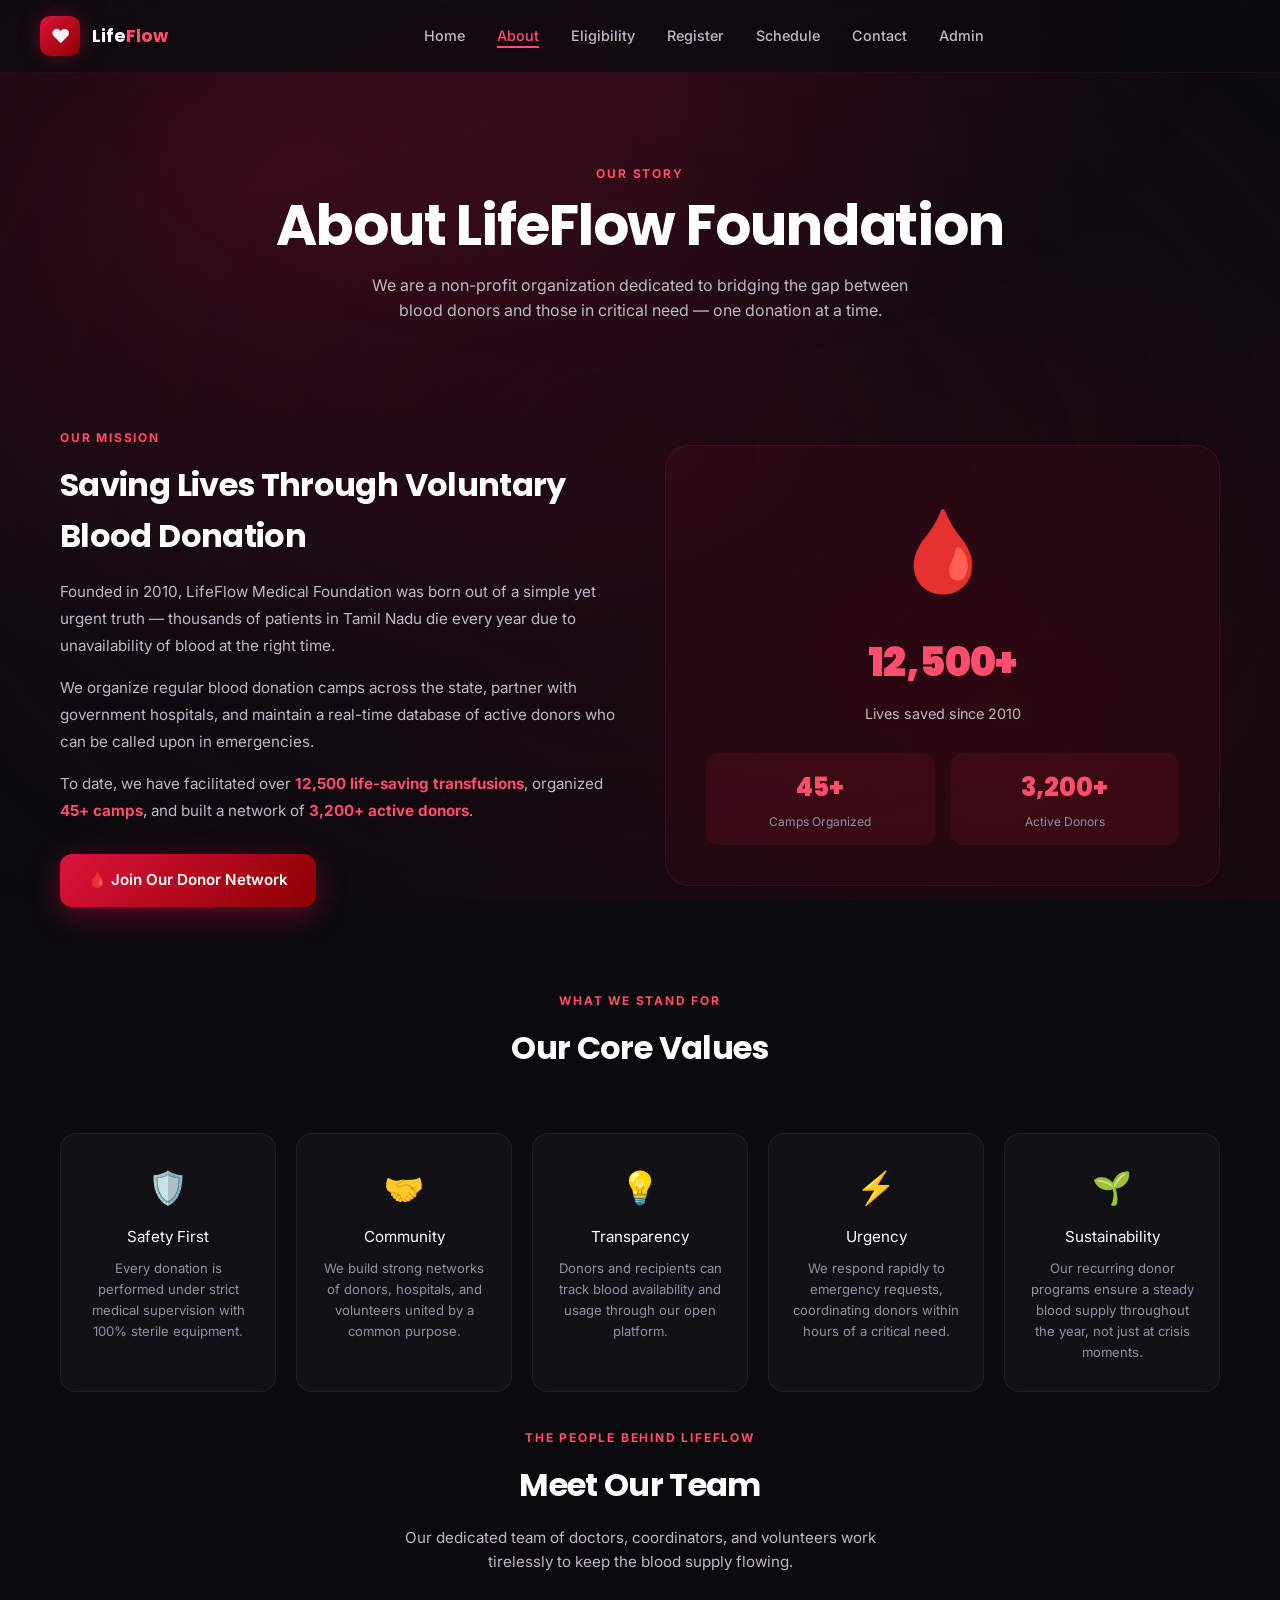
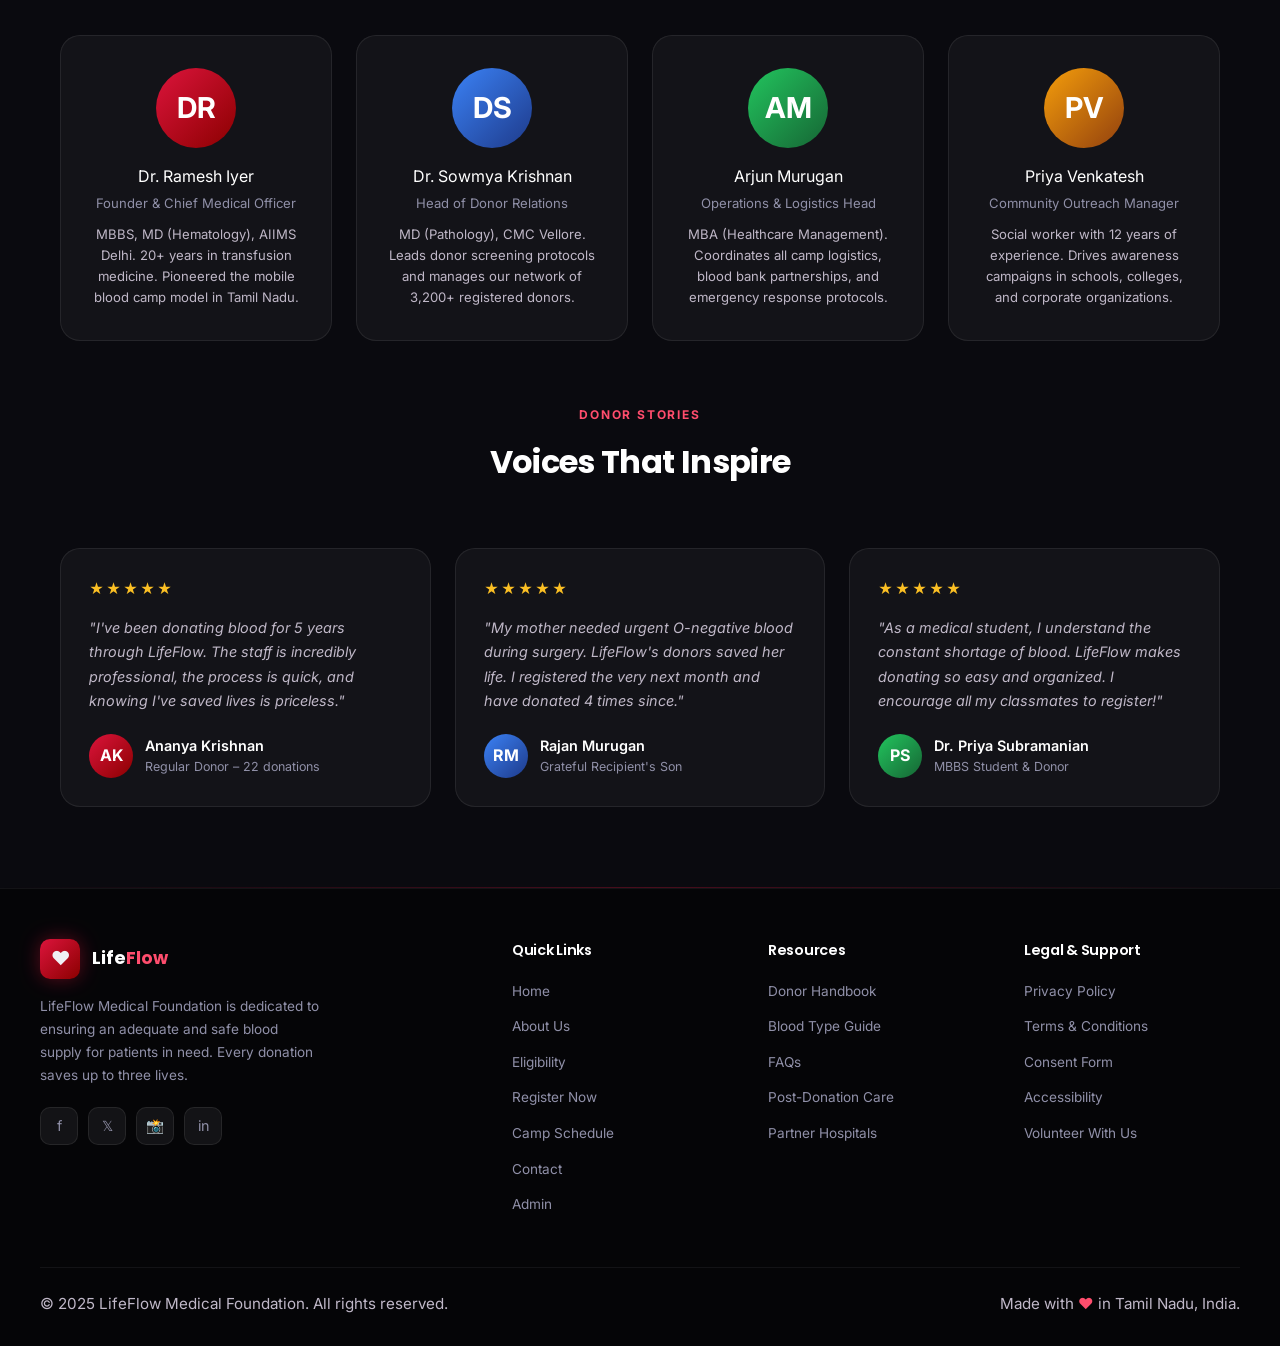
<file: blood_donate_fixed/about.html>
<!DOCTYPE html>
<html lang="en">

<head>
  <meta charset="UTF-8" />
  <meta name="viewport" content="width=device-width, initial-scale=1.0" />
  <meta name="description"
    content="Learn about LifeFlow Medical Foundation – our mission, team, and impact in the blood donation community across Tamil Nadu." />
  <title>LifeFlow – About Us | Blood Donation Camp</title>
  <link rel="preconnect" href="https://fonts.googleapis.com" />
  <link rel="preconnect" href="https://fonts.gstatic.com" crossorigin />
  <link
    href="https://fonts.googleapis.com/css2?family=Inter:wght@300;400;500;600;700;800&family=Poppins:wght@600;700;800;900&display=swap"
    rel="stylesheet" />
  <link rel="stylesheet" href="styles.css" />
  <style>
    /* Internal CSS – About page */
    .page-hero {
      padding: 160px 20px 80px;
      text-align: center;
      background: radial-gradient(ellipse at 50% 0%, rgba(220, 20, 60, 0.12) 0%, transparent 65%);
    }

    .page-hero h1 {
      color: #fff;
      margin-bottom: 16px;
    }

    .page-hero p {
      max-width: 580px;
      margin: 0 auto;
      font-size: 1rem;
    }

    .mission-grid {
      display: grid;
      grid-template-columns: 1fr 1fr;
      gap: 50px;
      align-items: center;
      margin-bottom: 80px;
    }

    .mission-text h2 {
      color: #fff;
      margin-bottom: 16px;
    }

    .mission-text p {
      margin-bottom: 14px;
      line-height: 1.8;
    }

    .mission-visual {
      background: rgba(220, 20, 60, 0.06);
      border: 1px solid rgba(220, 20, 60, 0.2);
      border-radius: 24px;
      padding: 40px;
      text-align: center;
      font-size: 5rem;
    }

    .team-grid {
      display: grid;
      grid-template-columns: repeat(auto-fit, minmax(220px, 1fr));
      gap: 24px;
    }

    .team-card {
      background: rgba(255, 255, 255, 0.04);
      border: 1px solid rgba(255, 255, 255, 0.08);
      border-radius: 20px;
      padding: 32px 24px;
      text-align: center;
      transition: all 0.3s ease;
    }

    .team-card:hover {
      border-color: rgba(220, 20, 60, 0.3);
      transform: translateY(-6px);
    }

    .team-avatar {
      width: 80px;
      height: 80px;
      border-radius: 50%;
      display: flex;
      align-items: center;
      justify-content: center;
      font-size: 1.8rem;
      font-weight: 700;
      color: #fff;
      margin: 0 auto 16px;
    }

    .team-name {
      color: #fff;
      font-size: 1rem;
      margin-bottom: 4px;
    }

    .team-title {
      color: #9090a8;
      font-size: 0.82rem;
    }

    .team-desc {
      color: #c0b8c8;
      font-size: 0.82rem;
      margin-top: 10px;
      line-height: 1.6;
    }

    .values-grid {
      display: grid;
      grid-template-columns: repeat(auto-fit, minmax(200px, 1fr));
      gap: 20px;
    }

    .value-card {
      background: rgba(255, 255, 255, 0.03);
      border: 1px solid rgba(255, 255, 255, 0.07);
      border-radius: 16px;
      padding: 28px 22px;
      text-align: center;
      transition: all 0.3s ease;
    }

    .value-card:hover {
      border-color: rgba(220, 20, 60, 0.25);
    }

    .value-icon {
      font-size: 2rem;
      margin-bottom: 12px;
    }

    .value-title {
      color: #fff;
      font-size: 0.95rem;
      margin-bottom: 8px;
    }

    .value-desc {
      color: #9090a8;
      font-size: 0.82rem;
      line-height: 1.6;
    }

    @media (max-width: 768px) {
      .mission-grid {
        grid-template-columns: 1fr;
      }
    }
  </style>
</head>

<body>
  <div class="progress-bar" id="progressBar"></div>
  <div class="particles-container" id="particles"></div>

  <!-- ===== NAVBAR ===== -->
  <nav class="navbar" id="mainNavbar">
    <div class="nav-logo">
      <div class="nav-logo-icon">❤️</div>
      <div class="nav-logo-text">Life<span>Flow</span></div>
    </div>
    <ul class="nav-links" id="navLinks">
      <li><a href="index.html">Home</a></li>
      <li><a href="about.html" class="nav-active">About</a></li>
      <li><a href="eligibility.html">Eligibility</a></li>
      <li><a href="register.html">Register</a></li>
      <li><a href="schedule.html">Schedule</a></li>
      <li><a href="contact.html">Contact</a></li>
      <li><a href="admin.html">Admin</a></li>
    </ul>
    <div class="hamburger" id="hamburgerBtn">
      <span></span><span></span><span></span>
    </div>
  </nav>

  <!-- ===== PAGE HERO ===== -->
  <div class="page-hero">
    <span class="section-tag">Our Story</span>
    <h1>About LifeFlow Foundation</h1>
    <p>We are a non-profit organization dedicated to bridging the gap between blood donors and those in critical need —
      one donation at a time.</p>
  </div>

  <main>
    <!-- Mission Section -->
    <section class="section" style="padding-top:20px;">
      <div class="mission-grid">
        <div class="mission-text">
          <span class="section-tag">Our Mission</span>
          <h2>Saving Lives Through Voluntary Blood Donation</h2>
          <p>Founded in 2010, LifeFlow Medical Foundation was born out of a simple yet urgent truth — thousands of
            patients in Tamil Nadu die every year due to unavailability of blood at the right time.</p>
          <p>We organize regular blood donation camps across the state, partner with government hospitals, and maintain
            a real-time database of active donors who can be called upon in emergencies.</p>
          <p>To date, we have facilitated over <strong style="color:#ff4d6d;">12,500 life-saving transfusions</strong>,
            organized <strong style="color:#ff4d6d;">45+ camps</strong>, and built a network of <strong
              style="color:#ff4d6d;">3,200+ active donors</strong>.</p>
          <a href="register.html" class="btn" id="btn-primary" style="margin-top:16px;display:inline-flex;">🩸 Join Our
            Donor Network</a>
        </div>
        <div class="mission-visual">
          <div style="font-size:5rem;margin-bottom:16px;">🩸</div>
          <h3 style="color:#ff4d6d;font-size:2.5rem;font-weight:900;font-family:'Poppins',sans-serif;">12,500+</h3>
          <p style="color:#c0b8c8;font-size:0.9rem;margin-top:8px;">Lives saved since 2010</p>
          <div style="display:grid;grid-template-columns:1fr 1fr;gap:16px;margin-top:28px;text-align:center;">
            <div style="padding:14px;background:rgba(220,20,60,0.1);border-radius:12px;">
              <div style="font-size:1.6rem;font-weight:800;color:#ff4d6d;font-family:'Poppins',sans-serif;">45+</div>
              <div style="font-size:0.75rem;color:#9090a8;margin-top:4px;">Camps Organized</div>
            </div>
            <div style="padding:14px;background:rgba(220,20,60,0.1);border-radius:12px;">
              <div style="font-size:1.6rem;font-weight:800;color:#ff4d6d;font-family:'Poppins',sans-serif;">3,200+</div>
              <div style="font-size:0.75rem;color:#9090a8;margin-top:4px;">Active Donors</div>
            </div>
          </div>
        </div>
      </div>

      <!-- Our Values -->
      <div class="section-header">
        <span class="section-tag">What We Stand For</span>
        <h2 class="section-title">Our Core Values</h2>
      </div>
      <div class="values-grid mb-32">
        <div class="value-card">
          <div class="value-icon">🛡️</div>
          <div class="value-title">Safety First</div>
          <div class="value-desc">Every donation is performed under strict medical supervision with 100% sterile
            equipment.</div>
        </div>
        <div class="value-card">
          <div class="value-icon">🤝</div>
          <div class="value-title">Community</div>
          <div class="value-desc">We build strong networks of donors, hospitals, and volunteers united by a common
            purpose.</div>
        </div>
        <div class="value-card">
          <div class="value-icon">💡</div>
          <div class="value-title">Transparency</div>
          <div class="value-desc">Donors and recipients can track blood availability and usage through our open
            platform.</div>
        </div>
        <div class="value-card">
          <div class="value-icon">⚡</div>
          <div class="value-title">Urgency</div>
          <div class="value-desc">We respond rapidly to emergency requests, coordinating donors within hours of a
            critical need.</div>
        </div>
        <div class="value-card">
          <div class="value-icon">🌱</div>
          <div class="value-title">Sustainability</div>
          <div class="value-desc">Our recurring donor programs ensure a steady blood supply throughout the year, not
            just at crisis moments.</div>
        </div>
      </div>

      <!-- Team Section -->
      <div class="section-header">
        <span class="section-tag">The People Behind LifeFlow</span>
        <h2 class="section-title">Meet Our Team</h2>
        <p class="section-desc">Our dedicated team of doctors, coordinators, and volunteers work tirelessly to keep the
          blood supply flowing.</p>
      </div>
      <div class="team-grid">
        <div class="team-card">
          <div class="team-avatar" style="background:linear-gradient(135deg,#dc143c,#8b0000);">DR</div>
          <div class="team-name">Dr. Ramesh Iyer</div>
          <div class="team-title">Founder &amp; Chief Medical Officer</div>
          <div class="team-desc">MBBS, MD (Hematology), AIIMS Delhi. 20+ years in transfusion medicine. Pioneered the
            mobile blood camp model in Tamil Nadu.</div>
        </div>
        <div class="team-card">
          <div class="team-avatar" style="background:linear-gradient(135deg,#3b82f6,#1e3a8a);">DS</div>
          <div class="team-name">Dr. Sowmya Krishnan</div>
          <div class="team-title">Head of Donor Relations</div>
          <div class="team-desc">MD (Pathology), CMC Vellore. Leads donor screening protocols and manages our network of
            3,200+ registered donors.</div>
        </div>
        <div class="team-card">
          <div class="team-avatar" style="background:linear-gradient(135deg,#22c55e,#166534);">AM</div>
          <div class="team-name">Arjun Murugan</div>
          <div class="team-title">Operations &amp; Logistics Head</div>
          <div class="team-desc">MBA (Healthcare Management). Coordinates all camp logistics, blood bank partnerships,
            and emergency response protocols.</div>
        </div>
        <div class="team-card">
          <div class="team-avatar" style="background:linear-gradient(135deg,#f59e0b,#92400e);">PV</div>
          <div class="team-name">Priya Venkatesh</div>
          <div class="team-title">Community Outreach Manager</div>
          <div class="team-desc">Social worker with 12 years of experience. Drives awareness campaigns in schools,
            colleges, and corporate organizations.</div>
        </div>
      </div>

      <!-- Testimonials -->
      <div class="section-header" style="margin-top:60px;">
        <span class="section-tag">Donor Stories</span>
        <h2 class="section-title">Voices That Inspire</h2>
      </div>
      <div class="testimonials-grid">
        <div class="testimonial-card">
          <div class="testimonial-stars">★★★★★</div>
          <p class="testimonial-text">"I've been donating blood for 5 years through LifeFlow. The staff is incredibly
            professional, the process is quick, and knowing I've saved lives is priceless."</p>
          <div class="testimonial-author">
            <div class="author-avatar avatar-red">AK</div>
            <div>
              <div class="author-name">Ananya Krishnan</div>
              <div class="author-type">Regular Donor – 22 donations</div>
            </div>
          </div>
        </div>
        <div class="testimonial-card">
          <div class="testimonial-stars">★★★★★</div>
          <p class="testimonial-text">"My mother needed urgent O-negative blood during surgery. LifeFlow's donors saved
            her life. I registered the very next month and have donated 4 times since."</p>
          <div class="testimonial-author">
            <div class="author-avatar avatar-blue">RM</div>
            <div>
              <div class="author-name">Rajan Murugan</div>
              <div class="author-type">Grateful Recipient's Son</div>
            </div>
          </div>
        </div>
        <div class="testimonial-card">
          <div class="testimonial-stars">★★★★★</div>
          <p class="testimonial-text">"As a medical student, I understand the constant shortage of blood. LifeFlow makes
            donating so easy and organized. I encourage all my classmates to register!"</p>
          <div class="testimonial-author">
            <div class="author-avatar avatar-green">PS</div>
            <div>
              <div class="author-name">Dr. Priya Subramanian</div>
              <div class="author-type">MBBS Student &amp; Donor</div>
            </div>
          </div>
        </div>
      </div>
    </section>
  </main>

  <div class="page-divider"></div>

  <!-- ===== FOOTER ===== -->
  <footer>
    <div class="footer-grid">
      <div class="footer-brand">
        <div class="nav-logo">
          <div class="nav-logo-icon">❤️</div>
          <div class="nav-logo-text">Life<span>Flow</span></div>
        </div>
        <p>LifeFlow Medical Foundation is dedicated to ensuring an adequate and safe blood supply for patients in need.
          Every donation saves up to three lives.</p>
        <div class="footer-social">
          <a href="#" class="social-btn">f</a>
          <a href="#" class="social-btn">𝕏</a>
          <a href="#" class="social-btn">📸</a>
          <a href="#" class="social-btn">in</a>
        </div>
      </div>
      <div class="footer-col">
        <h4>Quick Links</h4>
        <ul class="footer-links">
          <li><a href="index.html">Home</a></li>
          <li><a href="about.html">About Us</a></li>
          <li><a href="eligibility.html">Eligibility</a></li>
          <li><a href="register.html">Register Now</a></li>
          <li><a href="schedule.html">Camp Schedule</a></li>
          <li><a href="contact.html">Contact</a></li>
          <li><a href="admin.html">Admin</a></li>
        </ul>
      </div>
      <div class="footer-col">
        <h4>Resources</h4>
        <ul class="footer-links">
          <li><a href="eligibility.html">Donor Handbook</a></li>
          <li><a href="eligibility.html">Blood Type Guide</a></li>
          <li><a href="contact.html#faq">FAQs</a></li>
          <li><a href="eligibility.html">Post-Donation Care</a></li>
          <li><a href="schedule.html">Partner Hospitals</a></li>
        </ul>
      </div>
      <div class="footer-col">
        <h4>Legal &amp; Support</h4>
        <ul class="footer-links">
          <li><a href="#">Privacy Policy</a></li>
          <li><a href="#">Terms &amp; Conditions</a></li>
          <li><a href="#">Consent Form</a></li>
          <li><a href="#">Accessibility</a></li>
          <li><a href="contact.html">Volunteer With Us</a></li>
        </ul>
      </div>
    </div>
    <div class="footer-bottom">
      <p>© 2025 LifeFlow Medical Foundation. All rights reserved.</p>
      <p>Made with <span style="color:#ff4d6d;">❤️</span> in Tamil Nadu, India.</p>
    </div>
  </footer>

  <script src="shared.js"></script>
</body>

</html>
</file>
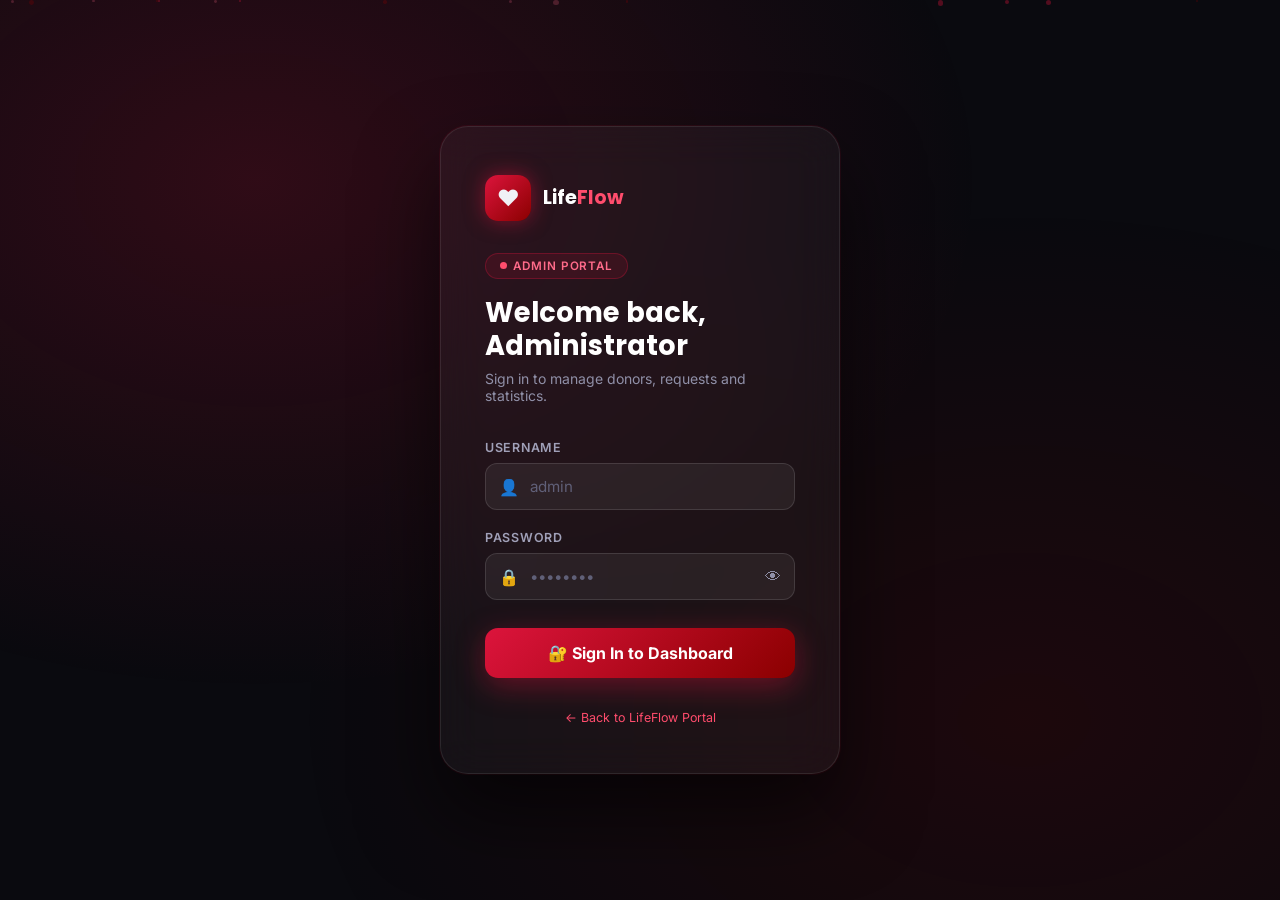
<file: blood_donate_fixed/admin-login.html>
<!DOCTYPE html>
<html lang="en">
<head>
  <meta charset="UTF-8" />
  <meta name="viewport" content="width=device-width, initial-scale=1.0" />
  <meta name="description" content="LifeFlow Admin Login – Secure access for administrators." />
  <title>LifeFlow – Admin Login</title>
  <link rel="preconnect" href="https://fonts.googleapis.com" />
  <link rel="preconnect" href="https://fonts.gstatic.com" crossorigin />
  <link href="https://fonts.googleapis.com/css2?family=Inter:wght@300;400;500;600;700;800&family=Poppins:wght@600;700;800;900&display=swap" rel="stylesheet" />
  <style>
    *, *::before, *::after { margin:0; padding:0; box-sizing:border-box; }

    html { font-size:16px; }

    body {
      font-family: 'Inter', sans-serif;
      background: #0a0a0f;
      color: #f0f0f5;
      min-height: 100vh;
      display: flex;
      align-items: center;
      justify-content: center;
      position: relative;
      overflow: hidden;
    }

    /* Animated background */
    body::before {
      content: '';
      position: fixed; inset: 0;
      background:
        radial-gradient(ellipse at 20% 20%, rgba(220,20,60,0.18) 0%, transparent 50%),
        radial-gradient(ellipse at 80% 80%, rgba(139,0,0,0.15) 0%, transparent 50%);
      z-index: 0;
    }

    /* Floating particles */
    .particles { position: fixed; inset: 0; z-index: 0; pointer-events: none; }
    .particle {
      position: absolute;
      border-radius: 50%;
      animation: floatUp linear infinite;
    }
    @keyframes floatUp {
      0%   { transform: translateY(100vh) scale(0); opacity: 0; }
      10%  { opacity: 1; }
      90%  { opacity: 1; }
      100% { transform: translateY(-100px) scale(1); opacity: 0; }
    }

    /* Login card */
    .login-wrapper {
      position: relative; z-index: 10;
      width: 100%; max-width: 440px;
      padding: 20px;
    }

    .login-card {
      background: rgba(255,255,255,0.04);
      border: 1px solid rgba(255,255,255,0.09);
      border-radius: 28px;
      padding: 48px 44px;
      backdrop-filter: blur(20px);
      box-shadow: 0 40px 80px rgba(0,0,0,0.6), 0 0 0 1px rgba(220,20,60,0.1);
      animation: scaleIn 0.5s ease forwards;
    }
    @keyframes scaleIn {
      from { opacity:0; transform:scale(0.92) translateY(20px); }
      to   { opacity:1; transform:scale(1) translateY(0); }
    }

    .logo-row {
      display: flex;
      align-items: center;
      gap: 12px;
      margin-bottom: 32px;
    }
    .logo-icon {
      width: 46px; height: 46px;
      background: linear-gradient(135deg,#dc143c,#8b0000);
      border-radius: 13px;
      display: flex; align-items: center; justify-content: center;
      font-size: 1.4rem;
      box-shadow: 0 0 20px rgba(220,20,60,0.5);
    }
    .logo-text { font-family: 'Poppins',sans-serif; font-size: 1.2rem; font-weight: 700; color: #fff; }
    .logo-text span { color: #ff4d6d; }

    .badge {
      display: inline-flex; align-items: center; gap: 6px;
      background: rgba(220,20,60,0.12);
      border: 1px solid rgba(220,20,60,0.3);
      border-radius: 50px;
      padding: 5px 14px;
      font-size: 0.73rem;
      font-weight: 600;
      color: #ff6b8a;
      letter-spacing: 0.08em;
      text-transform: uppercase;
      margin-bottom: 18px;
    }
    .badge .dot { width:7px; height:7px; background:#ff4d6d; border-radius:50%; animation:pulse 1.5s infinite; }
    @keyframes pulse { 0%,100%{opacity:1;transform:scale(1)} 50%{opacity:0.6;transform:scale(1.3)} }

    h1 {
      font-family: 'Poppins',sans-serif;
      font-size: 1.7rem;
      color: #fff;
      margin-bottom: 8px;
      line-height: 1.2;
    }
    .subtitle { font-size: 0.875rem; color: #9090a8; margin-bottom: 36px; }

    /* Form elements */
    .form-group { margin-bottom: 20px; }
    label {
      display: block;
      font-size: 0.78rem;
      font-weight: 600;
      color: #a0a0b8;
      margin-bottom: 8px;
      letter-spacing: 0.06em;
      text-transform: uppercase;
    }
    .input-wrap { position: relative; }
    .input-icon {
      position: absolute; left: 14px; top: 50%; transform: translateY(-50%);
      font-size: 1rem; pointer-events: none; user-select: none;
    }
    input {
      width: 100%;
      padding: 13px 16px 13px 44px;
      background: rgba(255,255,255,0.06);
      border: 1px solid rgba(255,255,255,0.12);
      border-radius: 12px;
      color: #f0f0f5;
      font-size: 0.95rem;
      font-family: 'Inter',sans-serif;
      outline: none;
      transition: all 0.3s ease;
    }
    input:focus {
      border-color: #dc143c;
      background: rgba(220,20,60,0.08);
      box-shadow: 0 0 0 3px rgba(220,20,60,0.15);
    }
    input::placeholder { color: #606078; }

    .toggle-pwd {
      position: absolute; right: 14px; top: 50%; transform: translateY(-50%);
      background: none; border: none; cursor: pointer; color: #9090a8;
      font-size: 1rem; transition: color 0.2s;
    }
    .toggle-pwd:hover { color: #ff4d6d; }

    .btn-login {
      width: 100%;
      padding: 15px;
      background: linear-gradient(135deg,#dc143c,#8b0000);
      color: #fff;
      border: none;
      border-radius: 13px;
      font-size: 1rem;
      font-weight: 700;
      font-family: 'Inter',sans-serif;
      cursor: pointer;
      transition: all 0.3s ease;
      box-shadow: 0 8px 30px rgba(220,20,60,0.4);
      margin-top: 8px;
      position: relative;
      overflow: hidden;
    }
    .btn-login::before {
      content: '';
      position: absolute; top:50%; left:50%;
      width:0; height:0;
      background: rgba(255,255,255,0.12);
      border-radius: 50%;
      transform: translate(-50%,-50%);
      transition: width 0.4s, height 0.4s;
    }
    .btn-login:hover::before { width:400px; height:400px; }
    .btn-login:hover { transform: translateY(-2px); box-shadow: 0 12px 40px rgba(220,20,60,0.55); }
    .btn-login:disabled { opacity: 0.6; cursor: not-allowed; transform: none; }

    /* Alert */
    .alert {
      display: none;
      padding: 13px 16px;
      border-radius: 10px;
      font-size: 0.85rem;
      margin-bottom: 20px;
      animation: fadeIn 0.3s ease;
    }
    @keyframes fadeIn { from{opacity:0;transform:translateY(-6px)} to{opacity:1;transform:none} }
    .alert-error {
      background: rgba(220,20,60,0.12);
      border: 1px solid rgba(220,20,60,0.35);
      color: #ff8fa3;
    }
    .alert-success {
      background: rgba(34,197,94,0.12);
      border: 1px solid rgba(34,197,94,0.3);
      color: #4ade80;
    }

    .divider {
      text-align: center;
      margin: 32px 0 0;
      font-size: 0.78rem;
      color: #5a5a78;
    }
    .divider a { color: #ff4d6d; text-decoration: none; }
    .divider a:hover { color: #ff8fa3; }

    /* Spinner */
    .spinner { display:inline-block; width:16px; height:16px; border:2px solid rgba(255,255,255,0.3); border-top-color:#fff; border-radius:50%; animation:spin 0.7s linear infinite; vertical-align:middle; margin-right:8px; }
    @keyframes spin { to{transform:rotate(360deg)} }

    /* Responsive */
    @media (max-width:480px) {
      .login-card { padding: 36px 28px; }
      h1 { font-size: 1.45rem; }
    }
  </style>
</head>
<body>
  <div class="particles" id="particles"></div>

  <div class="login-wrapper">
    <div class="login-card">

      <div class="logo-row">
        <div class="logo-icon">❤️</div>
        <div class="logo-text">Life<span>Flow</span></div>
      </div>

      <div class="badge"><span class="dot"></span>Admin Portal</div>
      <h1>Welcome back,<br/>Administrator</h1>
      <p class="subtitle">Sign in to manage donors, requests and statistics.</p>

      <div class="alert alert-error" id="alertBox" role="alert" aria-live="polite"></div>

      <form id="loginForm" novalidate>
        <div class="form-group">
          <label for="username">Username</label>
          <div class="input-wrap">
            <span class="input-icon">👤</span>
            <input
              type="text" id="username" name="username"
              placeholder="admin" required
              autocomplete="username" spellcheck="false"
            />
          </div>
        </div>

        <div class="form-group">
          <label for="password">Password</label>
          <div class="input-wrap">
            <span class="input-icon">🔒</span>
            <input
              type="password" id="password" name="password"
              placeholder="••••••••" required
              autocomplete="current-password"
            />
            <button type="button" class="toggle-pwd" id="togglePwd" aria-label="Show/hide password">👁</button>
          </div>
        </div>

        <button type="submit" class="btn-login" id="loginBtn">
          🔐 Sign In to Dashboard
        </button>
      </form>

      <div class="divider">
        <a href="index.html">← Back to LifeFlow Portal</a>
      </div>
    </div>
  </div>

  <script src="api.js"></script>
  <script>
    // Particles
    (function() {
      const c = document.getElementById('particles');
      const colors = ['rgba(220,20,60,0.35)','rgba(255,107,138,0.22)','rgba(139,0,0,0.28)'];
      for (let i = 0; i < 15; i++) {
        const p = document.createElement('div');
        p.className = 'particle';
        const size = (2 + Math.random() * 4) + 'px';
        p.style.cssText = `
          width:${size}; height:${size};
          background:${colors[i%3]};
          left:${Math.random()*100}%;
          animation-duration:${9+Math.random()*10}s;
          animation-delay:${Math.random()*8}s;
        `;
        c.appendChild(p);
      }
    })();

    // Password toggle
    document.getElementById('togglePwd').addEventListener('click', function() {
      const inp = document.getElementById('password');
      const isHidden = inp.type === 'password';
      inp.type = isHidden ? 'text' : 'password';
      this.textContent = isHidden ? '🙈' : '👁';
    });

    // Check if already logged in
    const stored = sessionStorage.getItem('lf_admin_token') || localStorage.getItem('lf_admin_token');
    if (stored) {
      window.location.href = 'admin.html';
    }

    // Form submit
    document.getElementById('loginForm').addEventListener('submit', async function(e) {
      e.preventDefault();

      const username = document.getElementById('username').value.trim();
      const password = document.getElementById('password').value.trim();
      const btn      = document.getElementById('loginBtn');
      const alert    = document.getElementById('alertBox');

      if (!username || !password) {
        showAlert('Please enter both username and password.', 'error');
        return;
      }

      btn.innerHTML = '<span class="spinner"></span>Signing in…';
      btn.disabled  = true;
      alert.style.display = 'none';

      try {
        const res  = await fetch(API_BASE + '/api/admin/login', {
          method: 'POST',
          headers: { 'Content-Type': 'application/json' },
          body: JSON.stringify({ username, password })
        });
        const data = await res.json();

        if (data.success) {
          // Store token in sessionStorage (cleared when tab closes)
          sessionStorage.setItem('lf_admin_token', data.token);
          sessionStorage.setItem('lf_admin_user', data.username || username);
          showAlert('Login successful! Redirecting…', 'success');
          setTimeout(() => { window.location.href = 'admin.html'; }, 800);
        } else {
          showAlert(data.message || 'Invalid credentials.', 'error');
        }
      } catch (err) {
        showAlert('Cannot reach the server. Make sure server.py is running on port 5000.', 'error');
      } finally {
        btn.innerHTML = '🔐 Sign In to Dashboard';
        btn.disabled  = false;
      }
    });

    function showAlert(msg, type) {
      const el = document.getElementById('alertBox');
      el.textContent   = msg;
      el.className     = 'alert alert-' + type;
      el.style.display = 'block';
    }
  </script>
</body>
</html>
</file>
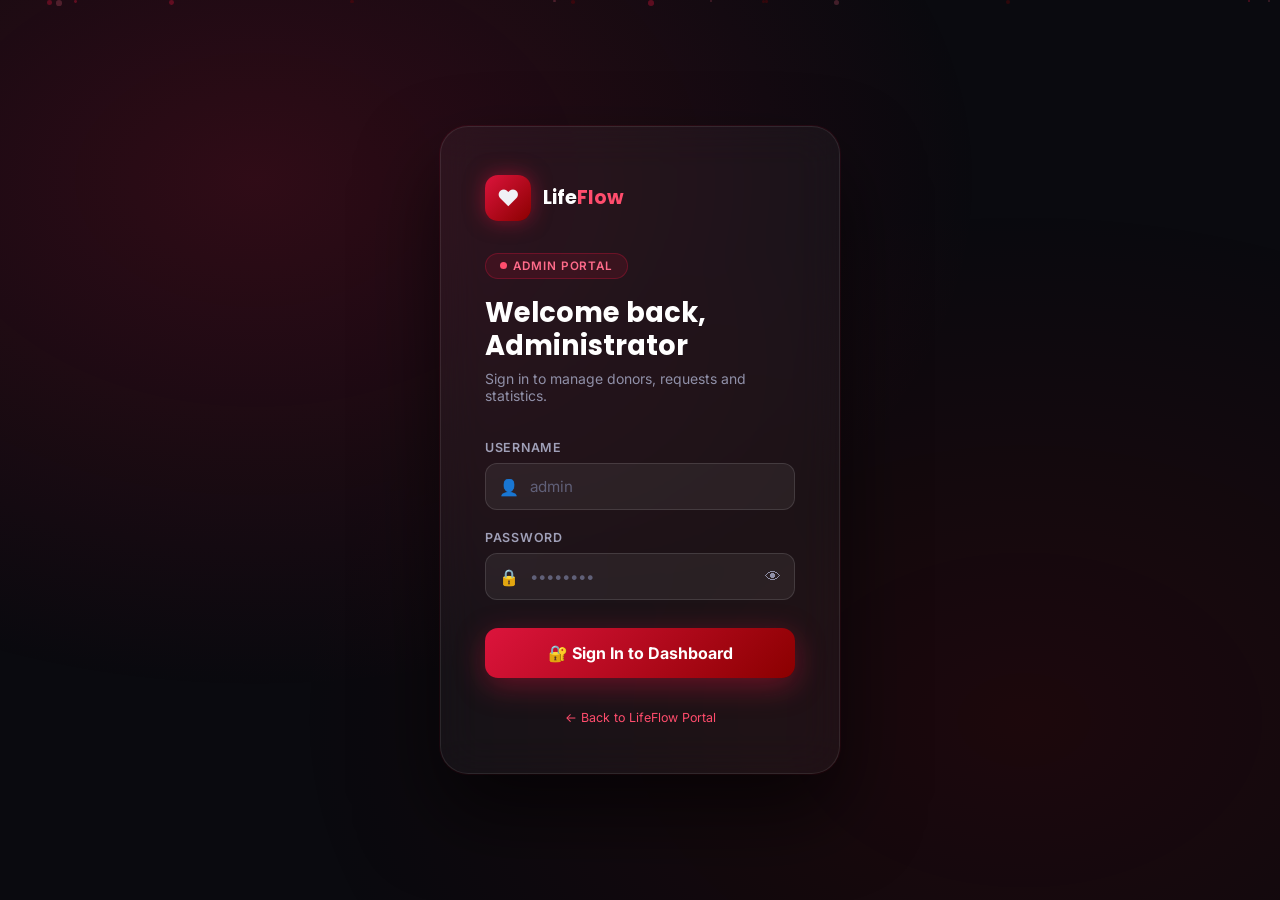
<file: blood_donate_fixed/admin.html>
<!DOCTYPE html>
<html lang="en">
<head>
  <meta charset="UTF-8" />
  <meta name="viewport" content="width=device-width, initial-scale=1.0" />
  <meta name="description" content="LifeFlow Admin Dashboard – Manage donors, blood requests and statistics." />
  <title>LifeFlow – Admin Dashboard</title>
  <link rel="preconnect" href="https://fonts.googleapis.com" />
  <link rel="preconnect" href="https://fonts.gstatic.com" crossorigin />
  <link href="https://fonts.googleapis.com/css2?family=Inter:wght@300;400;500;600;700;800&family=Poppins:wght@600;700;800;900&display=swap" rel="stylesheet" />

  <style>
    /* ── Reset & Base ── */
    *, *::before, *::after { margin:0; padding:0; box-sizing:border-box; }
    html { font-size:16px; }
    body {
      font-family: 'Inter', sans-serif;
      background: #0a0a0f;
      color: #f0f0f5;
      min-height: 100vh;
      overflow-x: hidden;
    }
    body::before {
      content: '';
      position: fixed; inset: 0;
      background:
        radial-gradient(ellipse at 15% 15%, rgba(220,20,60,0.14) 0%, transparent 45%),
        radial-gradient(ellipse at 85% 85%, rgba(139,0,0,0.12) 0%, transparent 45%);
      z-index: 0; pointer-events: none;
    }
    a { text-decoration: none; color: #ff4d6d; }
    a:hover { color: #ff8fa3; }
    button { font-family: 'Inter',sans-serif; cursor: pointer; }

    /* ── Layout ── */
    .admin-layout { display: flex; min-height: 100vh; position: relative; z-index: 1; }

    /* ══════════════════════════════════════
       SIDEBAR
       ══════════════════════════════════════ */
    .sidebar {
      width: 260px;
      flex-shrink: 0;
      background: rgba(10,10,15,0.95);
      border-right: 1px solid rgba(220,20,60,0.12);
      display: flex;
      flex-direction: column;
      position: fixed;
      top: 0; left: 0;
      height: 100vh;
      overflow-y: auto;
      z-index: 100;
      transition: transform 0.3s ease;
    }
    .sidebar-logo {
      padding: 28px 24px 20px;
      display: flex;
      align-items: center;
      gap: 12px;
      border-bottom: 1px solid rgba(255,255,255,0.06);
    }
    .logo-icon {
      width: 42px; height: 42px;
      background: linear-gradient(135deg,#dc143c,#8b0000);
      border-radius: 11px;
      display: flex; align-items: center; justify-content: center;
      font-size: 1.2rem;
      box-shadow: 0 0 16px rgba(220,20,60,0.4);
    }
    .logo-text { font-family: 'Poppins',sans-serif; font-weight: 700; font-size: 1.05rem; color: #fff; }
    .logo-text span { color: #ff4d6d; }
    .logo-badge { font-size: 0.65rem; background: rgba(220,20,60,0.2); border: 1px solid rgba(220,20,60,0.3); border-radius: 4px; padding: 1px 6px; color: #ff6b8a; margin-top: 2px; }

    .sidebar-nav { flex: 1; padding: 16px 0; }
    .nav-section-title {
      font-size: 0.65rem;
      font-weight: 700;
      letter-spacing: 0.12em;
      text-transform: uppercase;
      color: #5a5a78;
      padding: 16px 24px 8px;
    }
    .nav-item {
      display: flex; align-items: center; gap: 12px;
      padding: 11px 24px;
      color: #9090a8;
      font-size: 0.875rem;
      font-weight: 500;
      cursor: pointer;
      transition: all 0.2s ease;
      border-left: 3px solid transparent;
      position: relative;
    }
    .nav-item:hover { color: #fff; background: rgba(255,255,255,0.04); }
    .nav-item.active { color: #ff4d6d; background: rgba(220,20,60,0.08); border-left-color: #dc143c; }
    .nav-item .nav-icon { font-size: 1.05rem; width: 22px; flex-shrink: 0; }
    .nav-badge {
      margin-left: auto;
      background: rgba(220,20,60,0.2);
      border: 1px solid rgba(220,20,60,0.35);
      color: #ff4d6d;
      font-size: 0.7rem;
      font-weight: 700;
      padding: 1px 7px;
      border-radius: 50px;
    }

    .sidebar-footer {
      padding: 20px 24px;
      border-top: 1px solid rgba(255,255,255,0.06);
    }
    .admin-info { display: flex; align-items: center; gap: 12px; margin-bottom: 14px; }
    .admin-avatar {
      width: 36px; height: 36px;
      background: linear-gradient(135deg,#dc143c,#8b0000);
      border-radius: 10px;
      display: flex; align-items: center; justify-content: center;
      font-size: 0.9rem; font-weight: 700; color: #fff;
    }
    .admin-name { font-size: 0.85rem; font-weight: 600; color: #fff; }
    .admin-role { font-size: 0.72rem; color: #9090a8; }
    .btn-logout {
      width: 100%; padding: 10px;
      background: rgba(220,20,60,0.1);
      border: 1px solid rgba(220,20,60,0.25);
      border-radius: 10px;
      color: #ff8fa3;
      font-size: 0.83rem;
      font-weight: 600;
      transition: all 0.2s;
    }
    .btn-logout:hover { background: rgba(220,20,60,0.2); color: #fff; }

    /* ══════════════════════════════════════
       MAIN CONTENT
       ══════════════════════════════════════ */
    .main-content {
      flex: 1;
      margin-left: 260px;
      display: flex;
      flex-direction: column;
      min-height: 100vh;
    }

    /* Topbar */
    .topbar {
      position: sticky; top: 0; z-index: 90;
      background: rgba(10,10,15,0.9);
      backdrop-filter: blur(20px);
      border-bottom: 1px solid rgba(255,255,255,0.06);
      padding: 14px 32px;
      display: flex; align-items: center; justify-content: space-between;
    }
    .topbar-title { font-family: 'Poppins',sans-serif; font-size: 1.1rem; font-weight: 700; color: #fff; }
    .topbar-right { display: flex; align-items: center; gap: 14px; }
    .topbar-time { font-size: 0.8rem; color: #9090a8; }
    .refresh-btn {
      padding: 7px 14px;
      background: rgba(220,20,60,0.1);
      border: 1px solid rgba(220,20,60,0.25);
      border-radius: 8px;
      color: #ff8fa3;
      font-size: 0.8rem;
      font-weight: 600;
      transition: all 0.2s;
    }
    .refresh-btn:hover { background: rgba(220,20,60,0.2); }

    /* Page sections */
    .page-section { display: none; padding: 32px; }
    .page-section.active { display: block; }

    /* ══════════════════════════════════════
       STAT CARDS
       ══════════════════════════════════════ */
    .stat-grid {
      display: grid;
      grid-template-columns: repeat(auto-fit, minmax(200px,1fr));
      gap: 20px;
      margin-bottom: 32px;
    }
    .stat-card {
      background: rgba(255,255,255,0.04);
      border: 1px solid rgba(255,255,255,0.08);
      border-radius: 18px;
      padding: 24px;
      transition: all 0.3s ease;
      position: relative; overflow: hidden;
    }
    .stat-card::after {
      content: '';
      position: absolute; top: 0; left: 0; right: 0;
      height: 3px;
    }
    .stat-card.red::after   { background: linear-gradient(90deg,#dc143c,#ff6b8a); }
    .stat-card.green::after { background: linear-gradient(90deg,#22c55e,#4ade80); }
    .stat-card.amber::after { background: linear-gradient(90deg,#f59e0b,#fbbf24); }
    .stat-card.blue::after  { background: linear-gradient(90deg,#3b82f6,#60a5fa); }
    .stat-card.purple::after{ background: linear-gradient(90deg,#8b5cf6,#a78bfa); }
    .stat-card:hover { transform:translateY(-4px); border-color:rgba(255,255,255,0.14); box-shadow:0 16px 40px rgba(0,0,0,0.4); }
    .stat-icon {
      width: 44px; height: 44px;
      border-radius: 12px;
      display: flex; align-items: center; justify-content: center;
      font-size: 1.3rem;
      margin-bottom: 16px;
    }
    .stat-icon.red   { background: rgba(220,20,60,0.15); border:1px solid rgba(220,20,60,0.2); }
    .stat-icon.green { background: rgba(34,197,94,0.15); border:1px solid rgba(34,197,94,0.2); }
    .stat-icon.amber { background: rgba(245,158,11,0.15); border:1px solid rgba(245,158,11,0.2); }
    .stat-icon.blue  { background: rgba(59,130,246,0.15); border:1px solid rgba(59,130,246,0.2); }
    .stat-icon.purple{ background: rgba(139,92,246,0.15); border:1px solid rgba(139,92,246,0.2); }
    .stat-value { font-family:'Poppins',sans-serif; font-size: 2rem; font-weight: 800; color: #fff; line-height:1; }
    .stat-label { font-size: 0.78rem; color: #9090a8; margin-top: 6px; text-transform: uppercase; letter-spacing: 0.06em; }
    .stat-delta { font-size: 0.75rem; color: #4ade80; margin-top: 6px; }

    /* ══════════════════════════════════════
       BLOOD GROUP BARS
       ══════════════════════════════════════ */
    .panel {
      background: rgba(255,255,255,0.04);
      border: 1px solid rgba(255,255,255,0.08);
      border-radius: 18px;
      padding: 24px;
      margin-bottom: 28px;
    }
    .panel-header {
      display: flex; align-items: center; justify-content: space-between;
      margin-bottom: 20px;
    }
    .panel-title { font-family:'Poppins',sans-serif; font-size: 0.95rem; font-weight: 700; color: #fff; }
    .panel-subtitle { font-size: 0.78rem; color: #9090a8; margin-top: 3px; }

    .blood-bars { display: flex; flex-direction: column; gap: 12px; }
    .blood-bar-row { display: flex; align-items: center; gap: 12px; }
    .blood-label { width: 40px; font-size: 0.82rem; font-weight: 700; color: #ff4d6d; flex-shrink:0; }
    .blood-bar-track { flex:1; height:8px; background:rgba(255,255,255,0.08); border-radius:4px; overflow:hidden; }
    .blood-bar-fill { height:100%; background:linear-gradient(90deg,#dc143c,#ff6b8a); border-radius:4px; transition:width 0.8s ease; }
    .blood-count { width: 28px; text-align:right; font-size:0.8rem; color:#c0b8c8; flex-shrink:0; }

    /* Recent Donors mini table */
    .recent-table { width:100%; border-collapse:collapse; }
    .recent-table th { text-align:left; font-size:0.7rem; font-weight:700; color:#5a5a78; letter-spacing:0.1em; text-transform:uppercase; padding:8px 12px; }
    .recent-table td { padding:10px 12px; font-size:0.83rem; color:#c0b8c8; border-top:1px solid rgba(255,255,255,0.05); }
    .recent-table tr:hover td { background:rgba(255,255,255,0.02); }

    /* ══════════════════════════════════════
       DONORS TABLE
       ══════════════════════════════════════ */
    .toolbar {
      display: flex; align-items: center; gap: 12px; flex-wrap: wrap;
      margin-bottom: 20px;
    }
    .search-box {
      display: flex; align-items: center; gap: 10px;
      background: rgba(255,255,255,0.05);
      border: 1px solid rgba(255,255,255,0.1);
      border-radius: 10px;
      padding: 9px 14px;
      flex: 1; min-width: 200px;
    }
    .search-box input {
      background: none; border: none; outline: none;
      color: #f0f0f5; font-size: 0.875rem;
      font-family: 'Inter',sans-serif;
      width: 100%;
    }
    .search-box input::placeholder { color: #5a5a78; }

    .filter-select {
      background: rgba(255,255,255,0.05);
      border: 1px solid rgba(255,255,255,0.1);
      border-radius: 10px;
      padding: 9px 14px;
      color: #c0b8c8;
      font-size: 0.83rem;
      font-family: 'Inter',sans-serif;
      cursor: pointer;
      outline: none;
    }
    .filter-select option { background: #1a1a2e; }

    .btn-action {
      padding: 9px 18px;
      border-radius: 10px;
      font-size: 0.83rem;
      font-weight: 600;
      border: 1px solid;
      transition: all 0.2s;
    }
    .btn-primary {
      background: rgba(220,20,60,0.15); border-color: rgba(220,20,60,0.3);
      color: #ff4d6d;
    }
    .btn-primary:hover { background: rgba(220,20,60,0.25); color: #fff; }
    .btn-success {
      background: rgba(34,197,94,0.1); border-color: rgba(34,197,94,0.3);
      color: #4ade80;
    }
    .btn-success:hover { background: rgba(34,197,94,0.2); }

    .table-wrap { overflow-x: auto; }
    table.data-table {
      width: 100%;
      border-collapse: collapse;
      font-size: 0.84rem;
    }
    .data-table th {
      text-align: left;
      padding: 12px 14px;
      font-size: 0.7rem;
      font-weight: 700;
      color: #5a5a78;
      letter-spacing: 0.1em;
      text-transform: uppercase;
      background: rgba(255,255,255,0.02);
      border-bottom: 1px solid rgba(255,255,255,0.07);
      cursor: pointer;
      white-space: nowrap;
      user-select: none;
    }
    .data-table th:hover { color: #ff4d6d; }
    .data-table th.sorted { color: #ff4d6d; }
    .data-table td {
      padding: 12px 14px;
      color: #c0b8c8;
      border-bottom: 1px solid rgba(255,255,255,0.04);
      vertical-align: middle;
      white-space: nowrap;
    }
    .data-table tr:hover td { background: rgba(255,255,255,0.025); }
    .data-table .donor-name { color: #fff; font-weight: 600; }

    /* Blood group badge */
    .bg-badge {
      display: inline-block;
      padding: 3px 10px;
      border-radius: 50px;
      font-size: 0.75rem;
      font-weight: 700;
      background: rgba(220,20,60,0.15);
      border: 1px solid rgba(220,20,60,0.3);
      color: #ff4d6d;
    }

    /* Status pills */
    .pill {
      display: inline-block;
      padding: 3px 10px;
      border-radius: 50px;
      font-size: 0.72rem;
      font-weight: 700;
    }
    .pill-pending  { background:rgba(245,158,11,0.15); border:1px solid rgba(245,158,11,0.3); color:#fbbf24; }
    .pill-approved { background:rgba(34,197,94,0.15);  border:1px solid rgba(34,197,94,0.3);  color:#4ade80; }
    .pill-rejected { background:rgba(239,68,68,0.15);  border:1px solid rgba(239,68,68,0.3);  color:#f87171; }
    .pill-available   { background:rgba(34,197,94,0.12);  color:#4ade80; border:1px solid rgba(34,197,94,0.25); }
    .pill-unavailable { background:rgba(239,68,68,0.12);  color:#f87171; border:1px solid rgba(239,68,68,0.25); }
    .pill-on_leave    { background:rgba(245,158,11,0.12); color:#fbbf24; border:1px solid rgba(245,158,11,0.25); }
    .pill-fulfilled   { background:rgba(34,197,94,0.12);  color:#4ade80; border:1px solid rgba(34,197,94,0.25); }
    .pill-cancelled   { background:rgba(239,68,68,0.12);  color:#f87171; border:1px solid rgba(239,68,68,0.25); }
    .pill-unread      { background:rgba(59,130,246,0.12); color:#60a5fa; border:1px solid rgba(59,130,246,0.25); }
    .pill-read        { background:rgba(255,255,255,0.06); color:#9090a8; border:1px solid rgba(255,255,255,0.1); }
    .pill-resolved    { background:rgba(34,197,94,0.12);  color:#4ade80; border:1px solid rgba(34,197,94,0.25); }
    .pill-urgent      { background:rgba(220,20,60,0.15); color:#ff4d6d; border:1px solid rgba(220,20,60,0.3); }
    .pill-critical    { background:rgba(220,20,60,0.25); color:#ff2244; border:1px solid rgba(220,20,60,0.5); animation:urgentPulse 1.5s infinite; }
    @keyframes urgentPulse { 0%,100%{opacity:1} 50%{opacity:0.7} }

    /* Row actions */
    .row-actions { display:flex; gap:6px; }
    .btn-sm {
      padding: 5px 10px;
      border-radius: 7px;
      font-size: 0.72rem;
      font-weight: 600;
      border: 1px solid;
      transition: all 0.2s;
    }
    .btn-view  { background:rgba(59,130,246,0.1); border-color:rgba(59,130,246,0.3); color:#60a5fa; }
    .btn-edit  { background:rgba(245,158,11,0.1); border-color:rgba(245,158,11,0.3); color:#fbbf24; }
    .btn-del   { background:rgba(239,68,68,0.1); border-color:rgba(239,68,68,0.3); color:#f87171; }
    .btn-view:hover  { background:rgba(59,130,246,0.2); }
    .btn-edit:hover  { background:rgba(245,158,11,0.2); }
    .btn-del:hover   { background:rgba(239,68,68,0.2); }

    /* Pagination */
    .pagination {
      display: flex; align-items: center; justify-content: space-between;
      padding: 16px 0 0;
      flex-wrap: wrap; gap: 10px;
    }
    .page-info { font-size: 0.8rem; color: #9090a8; }
    .page-btns { display: flex; gap: 6px; }
    .page-btn {
      padding: 6px 12px;
      background: rgba(255,255,255,0.05);
      border: 1px solid rgba(255,255,255,0.1);
      border-radius: 7px;
      color: #c0b8c8;
      font-size: 0.8rem;
      transition: all 0.2s;
    }
    .page-btn:hover, .page-btn.active { background:rgba(220,20,60,0.15); border-color:rgba(220,20,60,0.3); color:#ff4d6d; }
    .page-btn:disabled { opacity:0.3; cursor:not-allowed; }

    /* Empty / Loading */
    .empty-state {
      text-align: center; padding: 60px 20px; color: #5a5a78;
    }
    .empty-state .icon { font-size: 3rem; margin-bottom: 12px; }
    .empty-state p { font-size: 0.9rem; }

    .loading-dots span {
      display: inline-block; width: 8px; height: 8px;
      background: #dc143c; border-radius: 50%; margin: 0 3px;
      animation: bounce 1.2s infinite;
    }
    .loading-dots span:nth-child(2) { animation-delay: 0.2s; }
    .loading-dots span:nth-child(3) { animation-delay: 0.4s; }
    @keyframes bounce { 0%,80%,100%{transform:scale(0.6)} 40%{transform:scale(1)} }

    /* ══════════════════════════════════════
       MODAL
       ══════════════════════════════════════ */
    .modal-overlay {
      display: none; position: fixed; inset: 0;
      background: rgba(0,0,0,0.85);
      backdrop-filter: blur(8px);
      z-index: 1000;
      align-items: center; justify-content: center;
      padding: 20px;
    }
    .modal-overlay.open { display: flex; }
    .modal {
      background: linear-gradient(145deg,#141420,#0f0f1a);
      border: 1px solid rgba(255,255,255,0.1);
      border-radius: 22px;
      padding: 36px;
      max-width: 640px; width: 100%;
      max-height: 90vh; overflow-y: auto;
      animation: scaleIn 0.3s ease;
    }
    @keyframes scaleIn { from{opacity:0;transform:scale(0.9)} to{opacity:1;transform:scale(1)} }
    .modal-header {
      display: flex; align-items: flex-start; justify-content: space-between;
      margin-bottom: 24px;
    }
    .modal-title { font-family:'Poppins',sans-serif; font-size: 1.1rem; font-weight: 700; color: #fff; }
    .modal-close {
      background: rgba(255,255,255,0.06); border: 1px solid rgba(255,255,255,0.1);
      border-radius: 8px; padding: 6px 10px; color: #9090a8;
      font-size: 1rem; transition: all 0.2s; flex-shrink: 0;
    }
    .modal-close:hover { background: rgba(220,20,60,0.15); color: #ff4d6d; }

    /* Detail grid */
    .detail-grid { display: grid; grid-template-columns: 1fr 1fr; gap: 16px; }
    .detail-item label { font-size: 0.7rem; font-weight: 700; color: #5a5a78; letter-spacing: 0.08em; text-transform: uppercase; margin-bottom: 4px; }
    .detail-item .val { font-size: 0.88rem; color: #e0e0f0; }

    /* Edit form inside modal */
    .modal .form-group { margin-bottom: 16px; }
    .modal label { display:block; font-size:0.72rem; font-weight:700; color:#9090a8; margin-bottom:6px; letter-spacing:0.06em; text-transform:uppercase; }
    .modal input, .modal select, .modal textarea {
      width: 100%;
      padding: 10px 14px;
      background: rgba(255,255,255,0.06);
      border: 1px solid rgba(255,255,255,0.12);
      border-radius: 10px;
      color: #f0f0f5;
      font-size: 0.875rem;
      font-family: 'Inter',sans-serif;
      outline: none;
      transition: border-color 0.2s;
    }
    .modal input:focus, .modal select:focus, .modal textarea:focus { border-color: #dc143c; }
    .modal select option { background: #1a1a2e; }
    .modal textarea { resize: vertical; min-height: 80px; }
    .modal-footer { display: flex; gap: 10px; justify-content: flex-end; margin-top: 24px; }
    .btn-cancel { padding:10px 20px; background:rgba(255,255,255,0.06); border:1px solid rgba(255,255,255,0.1); border-radius:10px; color:#9090a8; font-size:0.875rem; font-weight:600; transition:all 0.2s; }
    .btn-cancel:hover { background:rgba(255,255,255,0.1); color:#fff; }
    .btn-save { padding:10px 24px; background:linear-gradient(135deg,#dc143c,#8b0000); border:none; border-radius:10px; color:#fff; font-size:0.875rem; font-weight:700; transition:all 0.2s; }
    .btn-save:hover { transform:translateY(-1px); box-shadow:0 6px 20px rgba(220,20,60,0.4); }

    /* ── Toast ── */
    .toast-wrap { position:fixed; top:20px; right:20px; z-index:9999; display:flex; flex-direction:column; gap:10px; }
    .toast {
      padding: 12px 18px;
      border-radius: 12px;
      font-size: 0.85rem;
      font-weight: 600;
      animation: slideIn 0.3s ease, fadeOut 0.3s 3.5s ease forwards;
      max-width: 320px;
    }
    @keyframes slideIn { from{opacity:0;transform:translateX(50px)} to{opacity:1;transform:none} }
    @keyframes fadeOut { from{opacity:1} to{opacity:0;pointer-events:none} }
    .toast-success { background:rgba(22,163,74,0.9); color:#fff; border:1px solid rgba(34,197,94,0.4); }
    .toast-error   { background:rgba(185,28,28,0.9); color:#fff; border:1px solid rgba(220,20,60,0.4); }
    .toast-info    { background:rgba(37,99,235,0.9); color:#fff; border:1px solid rgba(59,130,246,0.4); }

    /* Hamburger (mobile) */
    .hamburger { display:none; background:none; border:none; color:#fff; font-size:1.4rem; cursor:pointer; }
    .sidebar-overlay { display:none; position:fixed; inset:0; background:rgba(0,0,0,0.6); z-index:90; }

    /* ── Responsive ── */
    @media (max-width: 900px) {
      .sidebar { transform: translateX(-100%); }
      .sidebar.mobile-open { transform: translateX(0); }
      .sidebar-overlay.open { display:block; }
      .main-content { margin-left: 0; }
      .hamburger { display:block; }
      .stat-grid { grid-template-columns: repeat(2,1fr); }
      .detail-grid { grid-template-columns: 1fr; }
      .page-section { padding: 20px 16px; }
    }
    @media (max-width: 540px) {
      .stat-grid { grid-template-columns: 1fr 1fr; }
      .toolbar { flex-direction: column; align-items: stretch; }
    }
  </style>
</head>
<body>

<div class="toast-wrap" id="toastWrap"></div>
<div class="sidebar-overlay" id="sidebarOverlay"></div>

<!-- ════════════════════════════ SIDEBAR ════════════════════════════ -->
<div class="admin-layout">
<aside class="sidebar" id="sidebar">
  <div class="sidebar-logo">
    <div class="logo-icon">❤️</div>
    <div>
      <div class="logo-text">Life<span>Flow</span></div>
      <div class="logo-badge">Admin</div>
    </div>
  </div>

  <nav class="sidebar-nav">
    <div class="nav-section-title">Main</div>
    <div class="nav-item active" data-page="dashboard">
      <span class="nav-icon">📊</span> Dashboard
    </div>
    <div class="nav-item" data-page="donors">
      <span class="nav-icon">🩸</span> Donors
      <span class="nav-badge" id="nb-total">0</span>
    </div>
    <div class="nav-item" data-page="requests">
      <span class="nav-icon">🏥</span> Blood Requests
      <span class="nav-badge" id="nb-requests">0</span>
    </div>
    <div class="nav-item" data-page="messages">
      <span class="nav-icon">💬</span> Messages
      <span class="nav-badge" id="nb-messages">0</span>
    </div>
    <div class="nav-section-title">Site</div>
    <div class="nav-item" onclick="window.open('index.html','_blank')">
      <span class="nav-icon">🌐</span> View Portal
    </div>
    <div class="nav-item" onclick="window.open('register.html','_blank')">
      <span class="nav-icon">📝</span> Register Page
    </div>
  </nav>

  <div class="sidebar-footer">
    <div class="admin-info">
      <div class="admin-avatar" id="adminAvatarLetter">A</div>
      <div>
        <div class="admin-name" id="adminName">Admin</div>
        <div class="admin-role">Super Administrator</div>
      </div>
    </div>
    <button class="btn-logout" id="logoutBtn">🚪 Log Out</button>
  </div>
</aside>

<!-- ════════════════════════════ MAIN ════════════════════════════ -->
<div class="main-content">
  <div class="topbar">
    <div style="display:flex;align-items:center;gap:14px;">
      <button class="hamburger" id="hamburger">☰</button>
      <div class="topbar-title" id="topbarTitle">Dashboard</div>
    </div>
    <div class="topbar-right">
      <span class="topbar-time" id="topbarTime"></span>
      <button class="refresh-btn" onclick="refreshCurrent()">↻ Refresh</button>
    </div>
  </div>

  <!-- ══ DASHBOARD PAGE ══ -->
  <section class="page-section active" id="page-dashboard">
    <div class="stat-grid" id="statGrid">
      <div class="stat-card red">
        <div class="stat-icon red">🩸</div>
        <div class="stat-value" id="s-total">—</div>
        <div class="stat-label">Total Donors</div>
      </div>
      <div class="stat-card green">
        <div class="stat-icon green">✅</div>
        <div class="stat-value" id="s-approved">—</div>
        <div class="stat-label">Approved</div>
      </div>
      <div class="stat-card amber">
        <div class="stat-icon amber">⏳</div>
        <div class="stat-value" id="s-pending">—</div>
        <div class="stat-label">Pending</div>
      </div>
      <div class="stat-card blue">
        <div class="stat-icon blue">💬</div>
        <div class="stat-value" id="s-msgs">—</div>
        <div class="stat-label">Messages</div>
      </div>
      <div class="stat-card purple">
        <div class="stat-icon purple">🏥</div>
        <div class="stat-value" id="s-reqs">—</div>
        <div class="stat-label">Blood Requests</div>
      </div>
    </div>

    <div style="display:grid;grid-template-columns:1fr 1.6fr;gap:24px;flex-wrap:wrap;">
      <!-- Blood Group Chart -->
      <div class="panel">
        <div class="panel-header">
          <div>
            <div class="panel-title">Donors by Blood Group</div>
            <div class="panel-subtitle">Distribution across all registrations</div>
          </div>
        </div>
        <div class="blood-bars" id="bloodBars">
          <div class="empty-state" style="padding:20px 0;">
            <div class="loading-dots"><span></span><span></span><span></span></div>
          </div>
        </div>
      </div>

      <!-- Recent Donors -->
      <div class="panel">
        <div class="panel-header">
          <div>
            <div class="panel-title">Recent Registrations</div>
            <div class="panel-subtitle">Last 10 donor sign-ups</div>
          </div>
          <button class="btn-action btn-primary" onclick="navigate('donors')">View All →</button>
        </div>
        <div class="table-wrap">
          <table class="recent-table">
            <thead>
              <tr>
                <th>Name</th>
                <th>Blood</th>
                <th>Status</th>
                <th>Date</th>
              </tr>
            </thead>
            <tbody id="recentBody">
              <tr><td colspan="4" style="text-align:center;padding:20px;">
                <div class="loading-dots"><span></span><span></span><span></span></div>
              </td></tr>
            </tbody>
          </table>
        </div>
      </div>
    </div>
  </section>

  <!-- ══ DONORS PAGE ══ -->
  <section class="page-section" id="page-donors">
    <div class="toolbar">
      <div class="search-box" style="flex:2;">
        <span>🔍</span>
        <input type="text" id="donorSearch" placeholder="Search by name, email or phone…" />
      </div>
      <select class="filter-select" id="filterBlood">
        <option value="">All Blood Groups</option>
        <option>A+</option><option>A-</option>
        <option>B+</option><option>B-</option>
        <option>O+</option><option>O-</option>
        <option>AB+</option><option>AB-</option>
        <option>unknown</option>
      </select>
      <select class="filter-select" id="filterStatus">
        <option value="">All Statuses</option>
        <option value="pending">Pending</option>
        <option value="approved">Approved</option>
        <option value="rejected">Rejected</option>
      </select>
      <select class="filter-select" id="filterAvail">
        <option value="">All Availability</option>
        <option value="available">Available</option>
        <option value="unavailable">Unavailable</option>
        <option value="on_leave">On Leave</option>
      </select>
      <button class="btn-action btn-success" id="exportCsvBtn">⬇ Export CSV</button>
    </div>

    <div class="panel" style="padding:0 0 16px;">
      <div class="table-wrap">
        <table class="data-table">
          <thead>
            <tr>
              <th data-sort="id">#ID</th>
              <th data-sort="first_name">Name</th>
              <th>Blood</th>
              <th>Phone</th>
              <th data-sort="age">Age</th>
              <th>Gender</th>
              <th data-sort="status">Status</th>
              <th>Availability</th>
              <th data-sort="created_at">Registered</th>
              <th>Actions</th>
            </tr>
          </thead>
          <tbody id="donorTableBody">
            <tr><td colspan="10" style="text-align:center;padding:40px;">
              <div class="loading-dots"><span></span><span></span><span></span></div>
            </td></tr>
          </tbody>
        </table>
      </div>
      <div class="pagination" style="padding:16px 20px 0;" id="donorPagination"></div>
    </div>
  </section>

  <!-- ══ BLOOD REQUESTS PAGE ══ -->
  <section class="page-section" id="page-requests">
    <div class="toolbar">
      <div class="search-box" style="flex:2;">
        <span>🔍</span>
        <input type="text" id="reqSearch" placeholder="Search by patient, hospital…" />
      </div>
      <select class="filter-select" id="filterReqBlood">
        <option value="">All Blood Groups</option>
        <option>A+</option><option>A-</option>
        <option>B+</option><option>B-</option>
        <option>O+</option><option>O-</option>
        <option>AB+</option><option>AB-</option>
      </select>
      <select class="filter-select" id="filterReqStatus">
        <option value="">All Statuses</option>
        <option value="pending">Pending</option>
        <option value="fulfilled">Fulfilled</option>
        <option value="cancelled">Cancelled</option>
      </select>
    </div>

    <div class="panel" style="padding:0 0 16px;">
      <div class="table-wrap">
        <table class="data-table">
          <thead>
            <tr>
              <th>#</th>
              <th>Patient</th>
              <th>Requester</th>
              <th>Blood</th>
              <th>Units</th>
              <th>Hospital</th>
              <th>City</th>
              <th>Urgency</th>
              <th>Status</th>
              <th>Date</th>
              <th>Actions</th>
            </tr>
          </thead>
          <tbody id="reqTableBody">
            <tr><td colspan="11" style="text-align:center;padding:40px;">
              <div class="loading-dots"><span></span><span></span><span></span></div>
            </td></tr>
          </tbody>
        </table>
      </div>
      <div class="pagination" style="padding:16px 20px 0;" id="reqPagination"></div>
    </div>
  </section>

  <!-- ══ MESSAGES PAGE ══ -->
  <section class="page-section" id="page-messages">
    <div class="toolbar">
      <div class="search-box">
        <span>🔍</span>
        <input type="text" id="msgSearch" placeholder="Search messages…" />
      </div>
      <select class="filter-select" id="filterMsgStatus">
        <option value="">All</option>
        <option value="unread">Unread</option>
        <option value="read">Read</option>
        <option value="resolved">Resolved</option>
      </select>
    </div>

    <div class="panel" style="padding:0 0 16px;">
      <div class="table-wrap">
        <table class="data-table">
          <thead>
            <tr>
              <th>#</th>
              <th>Name</th>
              <th>Email</th>
              <th>Subject</th>
              <th>Urgency</th>
              <th>Status</th>
              <th>Date</th>
              <th>Actions</th>
            </tr>
          </thead>
          <tbody id="msgTableBody">
            <tr><td colspan="8" style="text-align:center;padding:40px;">
              <div class="loading-dots"><span></span><span></span><span></span></div>
            </td></tr>
          </tbody>
        </table>
      </div>
      <div class="pagination" style="padding:16px 20px 0;" id="msgPagination"></div>
    </div>
  </section>

</div><!-- /main-content -->
</div><!-- /admin-layout -->

<!-- ══ DONOR VIEW MODAL ══ -->
<div class="modal-overlay" id="modalView">
  <div class="modal">
    <div class="modal-header">
      <div class="modal-title">🩸 Donor Details</div>
      <button class="modal-close" onclick="closeModal('modalView')">✕</button>
    </div>
    <div id="modalViewBody"></div>
  </div>
</div>

<!-- ══ DONOR EDIT MODAL ══ -->
<div class="modal-overlay" id="modalEdit">
  <div class="modal">
    <div class="modal-header">
      <div class="modal-title">✏️ Edit Donor</div>
      <button class="modal-close" onclick="closeModal('modalEdit')">✕</button>
    </div>
    <form id="editForm">
      <input type="hidden" id="editDonorId" />
      <div style="display:grid;grid-template-columns:1fr 1fr;gap:14px;">
        <div class="form-group">
          <label>First Name</label>
          <input type="text" id="e_first_name" name="first_name" required />
        </div>
        <div class="form-group">
          <label>Last Name</label>
          <input type="text" id="e_last_name" name="last_name" required />
        </div>
        <div class="form-group">
          <label>Email</label>
          <input type="email" id="e_email" name="email" required />
        </div>
        <div class="form-group">
          <label>Phone</label>
          <input type="tel" id="e_phone" name="phone" required />
        </div>
        <div class="form-group">
          <label>Blood Group</label>
          <select id="e_blood_group" name="blood_group">
            <option value="A+">A+</option><option value="A-">A-</option>
            <option value="B+">B+</option><option value="B-">B-</option>
            <option value="O+">O+</option><option value="O-">O-</option>
            <option value="AB+">AB+</option><option value="AB-">AB-</option>
            <option value="unknown">Unknown</option>
          </select>
        </div>
        <div class="form-group">
          <label>Gender</label>
          <select id="e_gender" name="gender">
            <option value="male">Male</option>
            <option value="female">Female</option>
            <option value="other">Other</option>
            <option value="prefer_not">Prefer not to say</option>
          </select>
        </div>
        <div class="form-group">
          <label>Status</label>
          <select id="e_status" name="status">
            <option value="pending">Pending</option>
            <option value="approved">Approved</option>
            <option value="rejected">Rejected</option>
          </select>
        </div>
        <div class="form-group">
          <label>Availability</label>
          <select id="e_availability" name="availability">
            <option value="available">Available</option>
            <option value="unavailable">Unavailable</option>
            <option value="on_leave">On Leave</option>
          </select>
        </div>
      </div>
      <div class="form-group" style="margin-top:4px;">
        <label>Address</label>
        <textarea id="e_address" name="address" rows="2"></textarea>
      </div>
      <div class="form-group">
        <label>Notes</label>
        <textarea id="e_additional_notes" name="additional_notes" rows="2"></textarea>
      </div>
      <div class="modal-footer">
        <button type="button" class="btn-cancel" onclick="closeModal('modalEdit')">Cancel</button>
        <button type="submit" class="btn-save">💾 Save Changes</button>
      </div>
    </form>
  </div>
</div>

<!-- ══ MESSAGE VIEW MODAL ══ -->
<div class="modal-overlay" id="modalMsg">
  <div class="modal">
    <div class="modal-header">
      <div class="modal-title">💬 Message Details</div>
      <button class="modal-close" onclick="closeModal('modalMsg')">✕</button>
    </div>
    <div id="modalMsgBody"></div>
  </div>
</div>

<script src="api.js"></script>
<script>
/* ════════════════════════════════════════════════════
   LIFEFLOW ADMIN DASHBOARD – JavaScript
   ════════════════════════════════════════════════════ */

const TOKEN   = sessionStorage.getItem('lf_admin_token') || localStorage.getItem('lf_admin_token') || '';
let currentPage = 'dashboard';
let donorPage   = 1, donorSort = 'id', donorOrder = 'desc';
let reqPage     = 1;
let msgPage     = 1;
let donorDebounce, reqDebounce, msgDebounce;

// ── Auth guard ────────────────────────────────────────────────────────────────
if (!TOKEN) {
  window.location.href = 'admin-login.html';
}

// Set admin name
const adminUser = sessionStorage.getItem('lf_admin_user') || 'Admin';
document.getElementById('adminName').textContent = adminUser;
document.getElementById('adminAvatarLetter').textContent = adminUser[0].toUpperCase();

// ── Clock ─────────────────────────────────────────────────────────────────────
function tick() {
  document.getElementById('topbarTime').textContent =
    new Date().toLocaleString('en-IN', { dateStyle:'medium', timeStyle:'short' });
}
tick(); setInterval(tick, 30000);

// ── Navigation ────────────────────────────────────────────────────────────────
function navigate(page) {
  currentPage = page;
  document.querySelectorAll('.page-section').forEach(s => s.classList.remove('active'));
  document.querySelectorAll('.nav-item').forEach(n => n.classList.remove('active'));
  document.getElementById('page-' + page).classList.add('active');
  document.querySelector('[data-page="' + page + '"]').classList.add('active');
  const titles = { dashboard:'Dashboard', donors:'Manage Donors', requests:'Blood Requests', messages:'Contact Messages' };
  document.getElementById('topbarTitle').textContent = titles[page] || page;
  closeSidebar();
  refreshCurrent();
}

document.querySelectorAll('.nav-item[data-page]').forEach(item => {
  item.addEventListener('click', () => navigate(item.dataset.page));
});

function refreshCurrent() {
  if (currentPage === 'dashboard') loadDashboard();
  if (currentPage === 'donors')    loadDonors();
  if (currentPage === 'requests')  loadRequests();
  if (currentPage === 'messages')  loadMessages();
}

// ── Mobile sidebar ────────────────────────────────────────────────────────────
document.getElementById('hamburger').addEventListener('click', () => {
  document.getElementById('sidebar').classList.add('mobile-open');
  document.getElementById('sidebarOverlay').classList.add('open');
});
document.getElementById('sidebarOverlay').addEventListener('click', closeSidebar);
function closeSidebar() {
  document.getElementById('sidebar').classList.remove('mobile-open');
  document.getElementById('sidebarOverlay').classList.remove('open');
}

// ── Logout ────────────────────────────────────────────────────────────────────
document.getElementById('logoutBtn').addEventListener('click', async () => {
  if (!confirm('Are you sure you want to log out?')) return;
  try {
    await fetch(API_BASE + '/api/admin/logout', {
      method: 'POST',
      headers: { 'Content-Type':'application/json', Authorization: 'Bearer ' + TOKEN },
      body: JSON.stringify({ token: TOKEN })
    });
  } catch(e) {}
  sessionStorage.removeItem('lf_admin_token');
  sessionStorage.removeItem('lf_admin_user');
  localStorage.removeItem('lf_admin_token');
  window.location.href = 'admin-login.html';
});

// ── Toast ─────────────────────────────────────────────────────────────────────
function toast(msg, type='success') {
  const el = document.createElement('div');
  el.className = `toast toast-${type}`;
  el.textContent = msg;
  document.getElementById('toastWrap').appendChild(el);
  setTimeout(() => el.remove(), 4000);
}

// ── API helper ────────────────────────────────────────────────────────────────
async function api(path, opts={}) {
  const headers = { 'Content-Type':'application/json', Authorization: 'Bearer ' + TOKEN, ...opts.headers };
  const res = await fetch(API_BASE + path, { ...opts, headers });
  if (res.status === 401) { window.location.href = 'admin-login.html'; return; }
  return res.json();
}

// ══════════════════════════════════════════════════════════════
//  DASHBOARD
// ══════════════════════════════════════════════════════════════
async function loadDashboard() {
  try {
    const data = await api('/api/admin/stats');
    if (!data?.success) return;

    document.getElementById('s-total').textContent    = data.totalDonors ?? '—';
    document.getElementById('s-approved').textContent = data.approvedDonors ?? '—';
    document.getElementById('s-pending').textContent  = data.pendingDonors ?? '—';
    document.getElementById('s-msgs').textContent     = data.totalMessages ?? '—';
    document.getElementById('s-reqs').textContent     = data.totalRequests ?? '—';

    // Nav badges
    document.getElementById('nb-total').textContent    = data.totalDonors ?? 0;
    document.getElementById('nb-requests').textContent = data.pendingRequests ?? 0;
    document.getElementById('nb-messages').textContent = data.unreadMessages ?? 0;

    // Blood group bars
    const bars = document.getElementById('bloodBars');
    const groups = data.byBloodGroup || [];
    const max = groups.reduce((m,g) => Math.max(m,g.count), 1);
    bars.innerHTML = groups.length === 0
      ? '<div class="empty-state" style="padding:16px 0;"><div class="icon">🩸</div><p>No donors yet</p></div>'
      : groups.map(g => `
          <div class="blood-bar-row">
            <div class="blood-label">${g.bloodGroup}</div>
            <div class="blood-bar-track">
              <div class="blood-bar-fill" style="width:${(g.count/max*100).toFixed(1)}%"></div>
            </div>
            <div class="blood-count">${g.count}</div>
          </div>`).join('');

    // Recent donors
    const recent = data.recentDonors || [];
    document.getElementById('recentBody').innerHTML = recent.length === 0
      ? '<tr><td colspan="4" class="empty-state">No donors registered yet.</td></tr>'
      : recent.map(d => `
          <tr>
            <td>${esc(d.name)}</td>
            <td><span class="bg-badge">${esc(d.bloodGroup)}</span></td>
            <td><span class="pill pill-${d.status}">${cap(d.status)}</span></td>
            <td>${fmtDate(d.registeredAt)}</td>
          </tr>`).join('');
  } catch(e) {
    console.error('Dashboard load failed:', e);
  }
}

// ══════════════════════════════════════════════════════════════
//  DONORS
// ══════════════════════════════════════════════════════════════
function loadDonors() {
  const search = document.getElementById('donorSearch').value.trim();
  const blood  = document.getElementById('filterBlood').value;
  const status = document.getElementById('filterStatus').value;
  const avail  = document.getElementById('filterAvail').value;
  const qs = new URLSearchParams({
    search, blood, status, avail,
    sort: donorSort, order: donorOrder,
    page: donorPage, limit: 20
  });
  api('/api/admin/donors?' + qs).then(data => renderDonors(data));
}

function renderDonors(data) {
  if (!data?.success) { document.getElementById('donorTableBody').innerHTML = '<tr><td colspan="10" class="empty-state">Failed to load donors.</td></tr>'; return; }
  const rows = data.donors || [];
  const tbody = document.getElementById('donorTableBody');
  if (rows.length === 0) {
    tbody.innerHTML = '<tr><td colspan="10"><div class="empty-state"><div class="icon">🔍</div><p>No donors match your filters.</p></div></td></tr>';
  } else {
    tbody.innerHTML = rows.map(d => `
      <tr>
        <td style="color:#5a5a78;">#${d.id}</td>
        <td class="donor-name">${esc(d.first_name)} ${esc(d.last_name)}</td>
        <td><span class="bg-badge">${esc(d.blood_group)}</span></td>
        <td>${esc(d.phone)}</td>
        <td>${d.age || '—'}</td>
        <td>${cap(d.gender || '—')}</td>
        <td><span class="pill pill-${d.status}">${cap(d.status)}</span></td>
        <td><span class="pill pill-${d.availability}">${cap(d.availability||'—')}</span></td>
        <td>${fmtDate(d.created_at)}</td>
        <td>
          <div class="row-actions">
            <button class="btn-sm btn-view" onclick="viewDonor(${d.id})">👁 View</button>
            <button class="btn-sm btn-edit" onclick="editDonor(${d.id})">✏️ Edit</button>
            <button class="btn-sm btn-del"  onclick="deleteDonor(${d.id},'${esc(d.first_name)} ${esc(d.last_name)}')">🗑 Del</button>
          </div>
        </td>
      </tr>`).join('');
  }
  renderPagination('donorPagination', data.total, data.page, data.limit, p => { donorPage = p; loadDonors(); });
}

// Sort columns
document.querySelectorAll('.data-table th[data-sort]').forEach(th => {
  th.addEventListener('click', function() {
    const s = this.dataset.sort;
    if (donorSort === s) donorOrder = donorOrder === 'desc' ? 'asc' : 'desc';
    else { donorSort = s; donorOrder = 'desc'; }
    document.querySelectorAll('.data-table th').forEach(t => t.classList.remove('sorted'));
    this.classList.add('sorted');
    this.textContent = this.textContent.replace(/[▲▼]/g,'') + (donorOrder==='desc'?' ▼':' ▲');
    donorPage = 1; loadDonors();
  });
});

// Search & filter debounce
['donorSearch','filterBlood','filterStatus','filterAvail'].forEach(id => {
  const el = document.getElementById(id);
  el.addEventListener('input', () => { clearTimeout(donorDebounce); donorDebounce = setTimeout(() => { donorPage=1; loadDonors(); }, 350); });
  el.addEventListener('change', () => { donorPage=1; loadDonors(); });
});

// View donor
async function viewDonor(id) {
  const data = await api(`/api/admin/donors/${id}`);
  if (!data?.success) { toast('Donor not found', 'error'); return; }
  const d = data.donor;
  const fields = [
    ['Full Name',   `${d.first_name} ${d.last_name}`],
    ['Email',       d.email],
    ['Phone',       d.phone],
    ['Date of Birth', d.dob],
    ['Age',         d.age ? d.age + ' yrs' : '—'],
    ['Gender',      cap(d.gender)],
    ['Blood Group', d.blood_group],
    ['Weight',      d.weight ? d.weight + ' kg' : '—'],
    ['Donation Type', cap((d.donation_type||'').replace('_',' '))],
    ['Previous Donor', cap(d.previous_donation || '—')],
    ['Last Donation', d.last_donation_date || 'N/A'],
    ['Donation Count', d.donation_count ?? 0],
    ['Occupation',  cap(d.occupation || '—')],
    ['Emergency Contact', d.emergency_name],
    ['Emergency Phone', d.emergency_phone],
    ['Conditions',  d.conditions || 'None'],
    ['Medications', d.medications || 'None'],
    ['Allergies',   d.allergies || 'None'],
    ['Status',      `<span class="pill pill-${d.status}">${cap(d.status)}</span>`],
    ['Availability',`<span class="pill pill-${d.availability}">${cap(d.availability||'—')}</span>`],
    ['Registered',  fmtDate(d.created_at)],
    ['Address',     d.address || '—'],
    ['Notes',       d.additional_notes || '—'],
    ['Photo ID',    d.photo_id_file ? '<a href="#" id="photoLink" style="color:#ff8fa3;">View uploaded ID</a>' : 'Not uploaded'],
  ];
  document.getElementById('modalViewBody').innerHTML =
    `<div class="detail-grid">${fields.map(([l,v]) => `
      <div class="detail-item">
        <label>${l}</label>
        <div class="val">${String(v ?? '').startsWith('<span class="pill') ? v : (esc(v) || '—')}</div>
      </div>`).join('')}
    </div>
    <div class="modal-footer" style="margin-top:20px;">
      <button class="btn-cancel" onclick="closeModal('modalView')">Close</button>
      <button class="btn-save" onclick="closeModal('modalView');editDonor(${d.id})">✏️ Edit This Donor</button>
    </div>`;
  openModal('modalView');
  const pl = document.getElementById('photoLink');
  if (pl) pl.addEventListener('click', async (e) => {
    e.preventDefault();
    try {
      const r = await fetch(API_BASE + `/api/admin/donors/${d.id}/photo`, { headers: { Authorization: 'Bearer ' + TOKEN } });
      if (!r.ok) { toast('Photo not available', 'error'); return; }
      window.open(URL.createObjectURL(await r.blob()), '_blank');
    } catch (err) { toast('Could not load photo', 'error'); }
  });
}

// Edit donor
async function editDonor(id) {
  const data = await api(`/api/admin/donors/${id}`);
  if (!data?.success) { toast('Donor not found','error'); return; }
  const d = data.donor;
  document.getElementById('editDonorId').value = id;
  ['first_name','last_name','email','phone','blood_group','gender','status','availability','address','additional_notes']
    .forEach(f => {
      const el = document.getElementById('e_' + f);
      if (el) el.value = d[f] || '';
    });
  openModal('modalEdit');
}

document.getElementById('editForm').addEventListener('submit', async function(e) {
  e.preventDefault();
  const id      = document.getElementById('editDonorId').value;
  const payload = {};
  ['first_name','last_name','email','phone','blood_group','gender','status','availability','address','additional_notes']
    .forEach(f => { payload[f] = document.getElementById('e_'+f).value; });
  try {
    const data = await api(`/api/admin/donors/${id}`, { method:'PUT', body: JSON.stringify(payload) });
    if (data?.success) { toast('Donor updated!'); closeModal('modalEdit'); loadDonors(); }
    else toast(data?.message || 'Update failed', 'error');
  } catch(e) { toast('Network error','error'); }
});

// Delete donor
async function deleteDonor(id, name) {
  if (!confirm(`⚠️ Delete donor "${name}" (ID #${id})?\n\nThis action cannot be undone.`)) return;
  try {
    const data = await api(`/api/admin/donors/${id}`, { method:'DELETE' });
    if (data?.success) { toast('Donor deleted.', 'info'); loadDonors(); loadDashboard(); }
    else toast(data?.message || 'Delete failed', 'error');
  } catch(e) { toast('Network error','error'); }
}

// Export CSV
document.getElementById('exportCsvBtn').addEventListener('click', () => {
  window.location.href = `${API_BASE}/api/admin/donors/export?token=${TOKEN}`;
});

// ══════════════════════════════════════════════════════════════
//  BLOOD REQUESTS
// ══════════════════════════════════════════════════════════════
function loadRequests() {
  const search = document.getElementById('reqSearch').value.trim();
  const blood  = document.getElementById('filterReqBlood').value;
  const status = document.getElementById('filterReqStatus').value;
  const qs = new URLSearchParams({ search, blood, status, page: reqPage, limit: 20 });
  api('/api/admin/requests?' + qs).then(renderRequests);
}

function renderRequests(data) {
  if (!data?.success) return;
  const rows = data.requests || [];
  const tbody = document.getElementById('reqTableBody');
  tbody.innerHTML = rows.length === 0
    ? '<tr><td colspan="11"><div class="empty-state"><div class="icon">🏥</div><p>No blood requests found.</p></div></td></tr>'
    : rows.map(r => `
        <tr>
          <td style="color:#5a5a78;">#${r.id}</td>
          <td class="donor-name">${esc(r.patient_name)}</td>
          <td>${esc(r.requester_name)}</td>
          <td><span class="bg-badge">${esc(r.blood_group)}</span></td>
          <td>${r.units_required}</td>
          <td>${esc(r.hospital_name)}</td>
          <td>${esc(r.hospital_city)}</td>
          <td><span class="pill pill-${r.urgency==='critical'?'critical':r.urgency==='urgent'?'urgent':'available'}">${cap(r.urgency)}</span></td>
          <td><span class="pill pill-${r.status}">${cap(r.status)}</span></td>
          <td>${fmtDate(r.created_at)}</td>
          <td>
            <div class="row-actions">
              <select class="filter-select" style="padding:4px 8px;font-size:0.72rem;" onchange="updateReqStatus(${r.id},this.value)">
                <option value="">Update…</option>
                <option value="pending">Pending</option>
                <option value="fulfilled">Fulfilled</option>
                <option value="cancelled">Cancelled</option>
              </select>
              <button class="btn-sm btn-del" onclick="deleteRequest(${r.id})">🗑</button>
            </div>
          </td>
        </tr>`).join('');
  renderPagination('reqPagination', data.total, data.page, data.limit, p => { reqPage=p; loadRequests(); });
}

async function updateReqStatus(id, status) {
  if (!status) return;
  const data = await api(`/api/admin/requests/${id}/status`, { method:'PATCH', body:JSON.stringify({status}) });
  if (data?.success) { toast(`Request marked ${status}`); loadRequests(); }
  else toast(data?.message || 'Error','error');
}

async function deleteRequest(id) {
  if (!confirm(`Delete blood request #${id}?`)) return;
  const data = await api(`/api/admin/requests/${id}`, { method:'DELETE' });
  if (data?.success) { toast('Request deleted','info'); loadRequests(); }
  else toast('Error','error');
}

['reqSearch','filterReqBlood','filterReqStatus'].forEach(id => {
  const el = document.getElementById(id);
  el.addEventListener('input', () => { clearTimeout(reqDebounce); reqDebounce = setTimeout(() => { reqPage=1; loadRequests(); }, 350); });
  el.addEventListener('change', () => { reqPage=1; loadRequests(); });
});

// ══════════════════════════════════════════════════════════════
//  MESSAGES
// ══════════════════════════════════════════════════════════════
function loadMessages() {
  const search = document.getElementById('msgSearch').value.trim();
  const status = document.getElementById('filterMsgStatus').value;
  const qs = new URLSearchParams({ search, status, page: msgPage, limit: 20 });
  api('/api/admin/contacts?' + qs).then(renderMessages);
}

function renderMessages(data) {
  if (!data?.success) return;
  const rows = data.contacts || [];
  const tbody = document.getElementById('msgTableBody');
  tbody.innerHTML = rows.length === 0
    ? '<tr><td colspan="8"><div class="empty-state"><div class="icon">💬</div><p>No messages found.</p></div></td></tr>'
    : rows.map(c => `
        <tr>
          <td style="color:#5a5a78;">#${c.id}</td>
          <td class="donor-name">${esc(c.name)}</td>
          <td>${esc(c.email)}</td>
          <td>${esc(c.subject)}</td>
          <td>${c.urgency >= 3 ? '🚨 High' : c.urgency >= 2 ? '⚠️ Med' : '🟢 Low'}</td>
          <td><span class="pill pill-${c.status}">${cap(c.status)}</span></td>
          <td>${fmtDate(c.created_at)}</td>
          <td>
            <div class="row-actions">
              <button class="btn-sm btn-view" onclick="viewMessage(${c.id})">👁</button>
              <select class="filter-select" style="padding:4px 8px;font-size:0.72rem;" onchange="updateMsgStatus(${c.id},this.value)">
                <option value="">Mark…</option>
                <option value="read">Read</option>
                <option value="resolved">Resolved</option>
                <option value="unread">Unread</option>
              </select>
              <button class="btn-sm btn-del" onclick="deleteMessage(${c.id})">🗑</button>
            </div>
          </td>
        </tr>`).join('');
  renderPagination('msgPagination', data.total, data.page, data.limit, p => { msgPage=p; loadMessages(); });
}

async function viewMessage(id) {
  // For simplicity, show full table from current data (could also fetch individual)
  toast('Loading message…', 'info');
  const data = await api('/api/admin/contacts?limit=100');
  if (!data?.success) return;
  const c = (data.contacts || []).find(x => x.id === id);
  if (!c) return;
  document.getElementById('modalMsgBody').innerHTML = `
    <div class="detail-grid">
      ${[['From',c.name],['Email',c.email],['Phone',c.phone||'—'],['Subject',c.subject],
         ['Type',c.inquiry_type],['Urgency',c.urgency >= 3?'High':c.urgency>=2?'Medium':'Low'],
         ['Status',`<span class="pill pill-${c.status}">${cap(c.status)}</span>`],['Date',fmtDate(c.created_at)]]
        .map(([l,v]) => `<div class="detail-item"><label>${l}</label><div class="val">${String(v||'').startsWith('<span class="pill') ? v : (esc(v)||'—')}</div></div>`)
        .join('')}
    </div>
    <div style="margin-top:16px;">
      <div style="font-size:0.72rem;font-weight:700;color:#5a5a78;letter-spacing:0.08em;text-transform:uppercase;margin-bottom:8px;">Message</div>
      <div style="background:rgba(255,255,255,0.04);border:1px solid rgba(255,255,255,0.08);border-radius:12px;padding:16px;font-size:0.875rem;color:#e0e0f0;line-height:1.7;">${esc(c.message)}</div>
    </div>
    <div class="modal-footer">
      <button class="btn-cancel" onclick="closeModal('modalMsg')">Close</button>
      <button class="btn-save" onclick="updateMsgStatus(${c.id},'resolved');closeModal('modalMsg')">✅ Mark Resolved</button>
    </div>`;
  openModal('modalMsg');
}

async function updateMsgStatus(id, status) {
  if (!status) return;
  const data = await api(`/api/admin/contacts/${id}/status`, { method:'PATCH', body:JSON.stringify({status}) });
  if (data?.success) { toast(`Message marked ${status}`); loadMessages(); }
  else toast(data?.message || 'Error','error');
}

async function deleteMessage(id) {
  if (!confirm(`Delete message #${id}?`)) return;
  const data = await api(`/api/admin/contacts/${id}`, { method:'DELETE' });
  if (data?.success) { toast('Message deleted','info'); loadMessages(); }
  else toast('Error','error');
}

['msgSearch','filterMsgStatus'].forEach(id => {
  const el = document.getElementById(id);
  el.addEventListener('input', () => { clearTimeout(msgDebounce); msgDebounce = setTimeout(() => { msgPage=1; loadMessages(); }, 350); });
  el.addEventListener('change', () => { msgPage=1; loadMessages(); });
});

// ══════════════════════════════════════════════════════════════
//  PAGINATION
// ══════════════════════════════════════════════════════════════
function renderPagination(containerId, total, page, limit, onPage) {
  const totalPages = Math.ceil(total / limit);
  const container  = document.getElementById(containerId);
  const start = (page - 1) * limit + 1;
  const end   = Math.min(page * limit, total);
  container.innerHTML = `
    <div class="page-info">Showing ${total === 0 ? 0 : start}–${end} of ${total} records</div>
    <div class="page-btns">
      <button class="page-btn" ${page <= 1 ? 'disabled' : ''} onclick="(${onPage.toString()})(${page - 1})">← Prev</button>
      ${Array.from({length: Math.min(totalPages,7)}, (_,i) => {
        let p;
        if (totalPages <= 7) p = i + 1;
        else if (page <= 4) p = i + 1;
        else if (page >= totalPages - 3) p = totalPages - 6 + i;
        else p = page - 3 + i;
        return `<button class="page-btn ${p===page?'active':''}" onclick="(${onPage.toString()})(${p})">${p}</button>`;
      }).join('')}
      <button class="page-btn" ${page >= totalPages ? 'disabled' : ''} onclick="(${onPage.toString()})(${page + 1})">Next →</button>
    </div>`;
}

// ══════════════════════════════════════════════════════════════
//  MODAL
// ══════════════════════════════════════════════════════════════
function openModal(id) { document.getElementById(id).classList.add('open'); }
function closeModal(id) { document.getElementById(id).classList.remove('open'); }
document.querySelectorAll('.modal-overlay').forEach(m => {
  m.addEventListener('click', e => { if (e.target === m) m.classList.remove('open'); });
});

// ══════════════════════════════════════════════════════════════
//  UTILITY
// ══════════════════════════════════════════════════════════════
function esc(s) {
  if (s === null || s === undefined || s === '') return '';
  return String(s).replace(/&/g,'&amp;').replace(/</g,'&lt;').replace(/>/g,'&gt;').replace(/"/g,'&quot;');
}
function cap(s) {
  if (!s) return '—';
  return s.charAt(0).toUpperCase() + s.slice(1).replace(/_/g,' ');
}
function fmtDate(iso) {
  if (!iso) return '—';
  try {
    return new Date(iso).toLocaleDateString('en-IN', { day:'2-digit', month:'short', year:'numeric' });
  } catch(e) { return iso.slice(0,10); }
}

// ── Auto-refresh dashboard every 60s ─────────────────────────────────────────
setInterval(() => {
  if (currentPage === 'dashboard') loadDashboard();
}, 60000);

// ── Initial load ──────────────────────────────────────────────────────────────
loadDashboard();
</script>
</body>
</html>
</file>
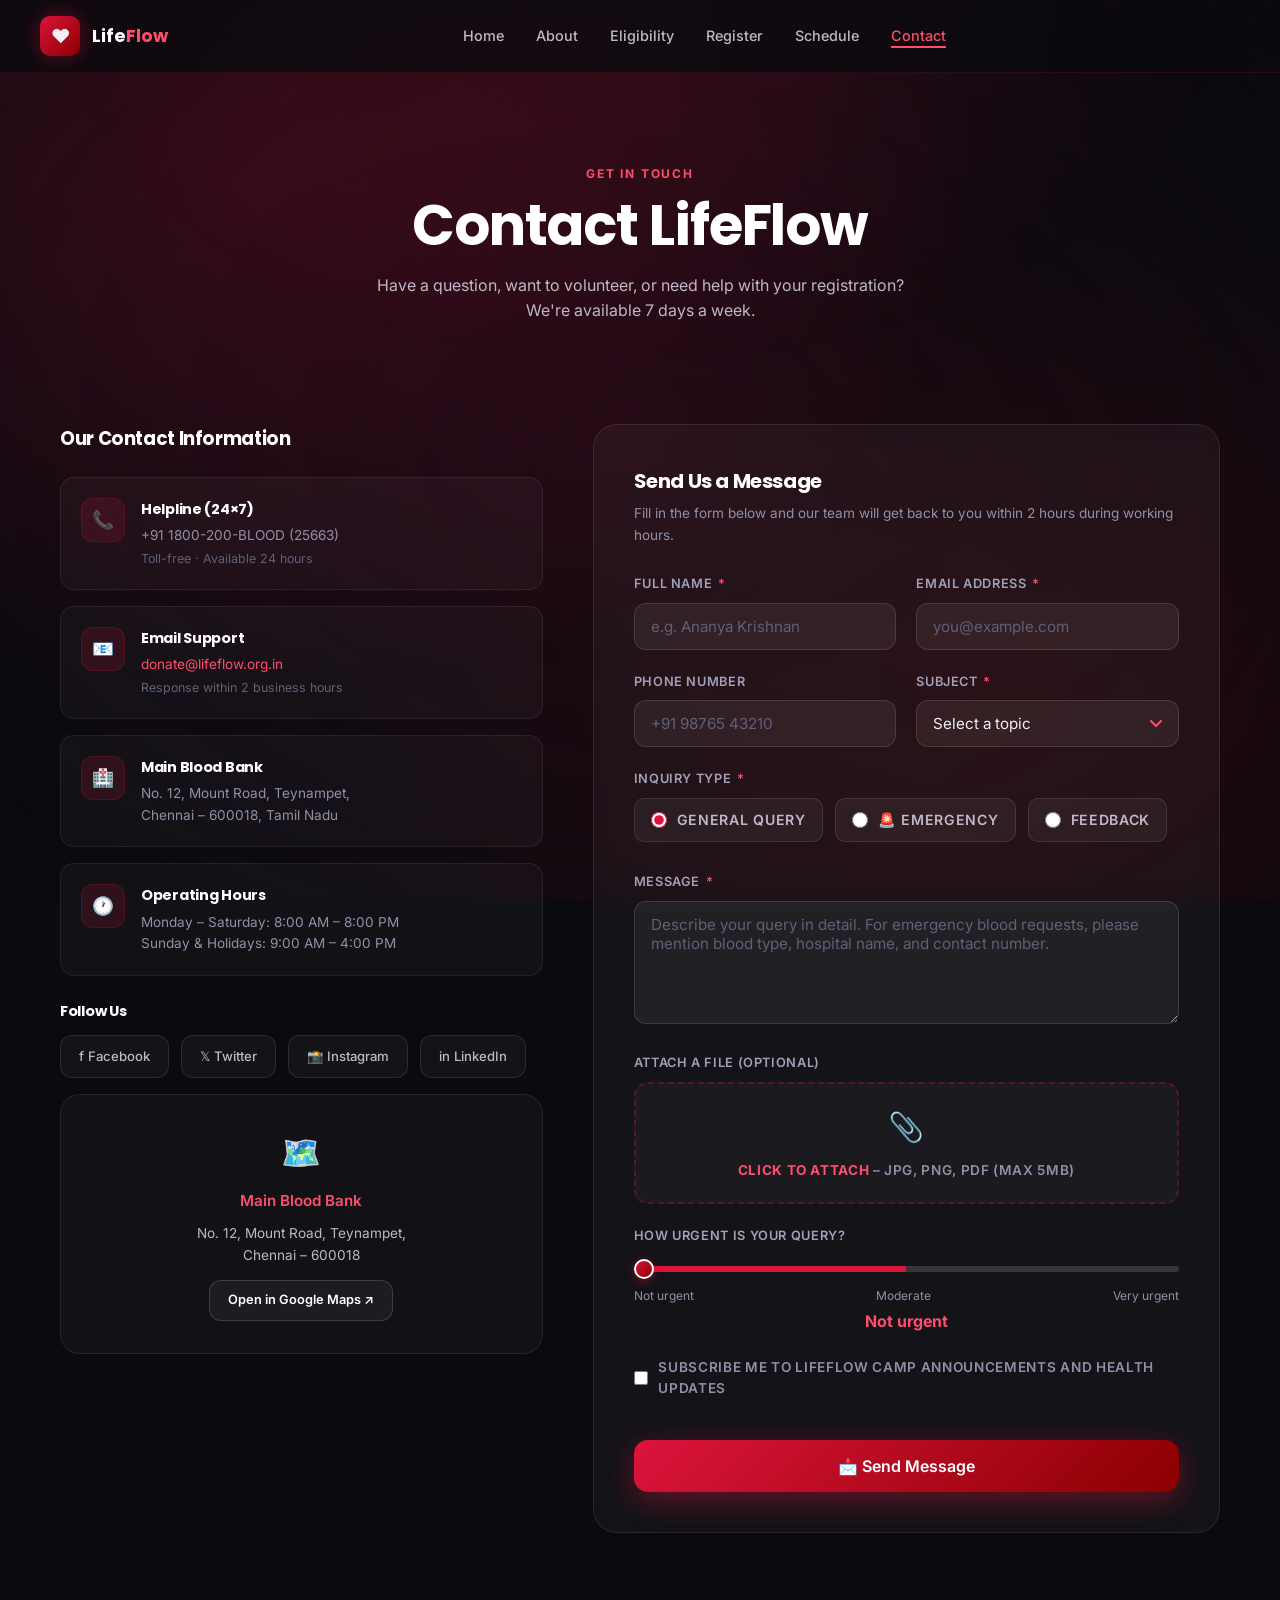
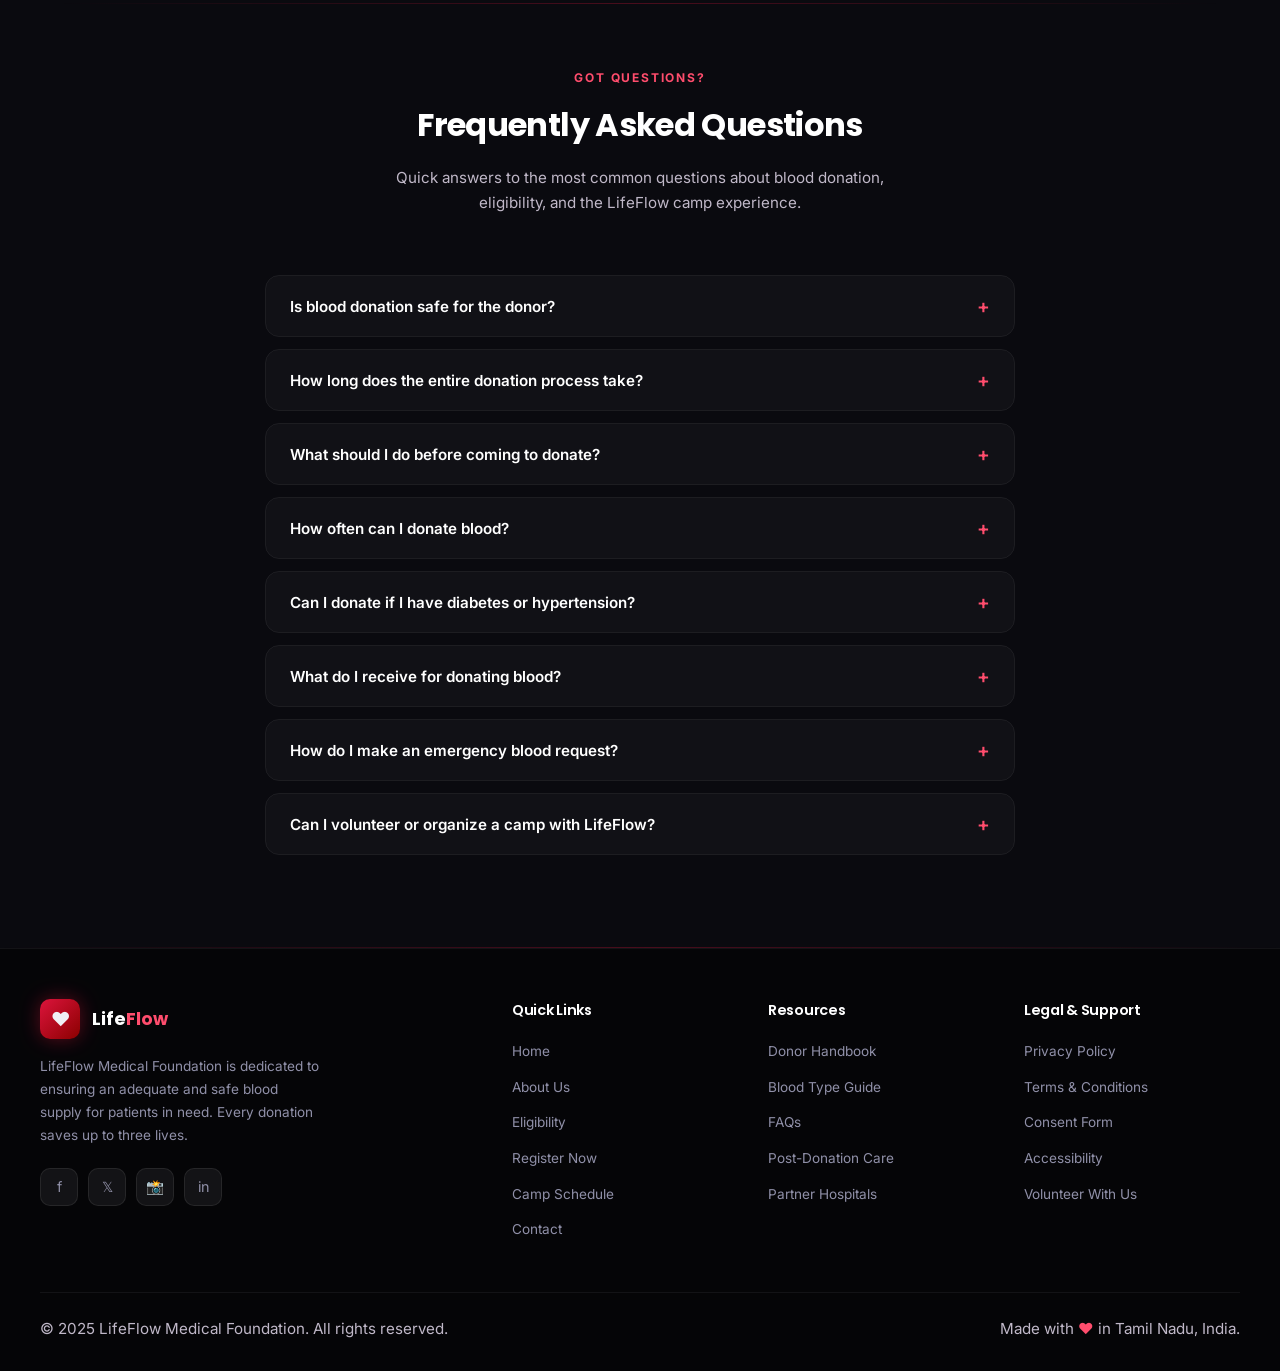
<file: blood_donate_fixed/contact.html>
<!DOCTYPE html>
<html lang="en">
<head>
  <meta charset="UTF-8" />
  <meta name="viewport" content="width=device-width, initial-scale=1.0" />
  <meta name="description" content="Contact LifeFlow Blood Donation Camp. Get in touch via phone, email, or visit us. Find answers in our FAQ section." />
  <title>LifeFlow – Contact | Blood Donation Camp</title>
  <link rel="preconnect" href="https://fonts.googleapis.com" />
  <link rel="preconnect" href="https://fonts.gstatic.com" crossorigin />
  <link href="https://fonts.googleapis.com/css2?family=Inter:wght@300;400;500;600;700;800&family=Poppins:wght@600;700;800;900&display=swap" rel="stylesheet" />
  <link rel="stylesheet" href="styles.css" />
  <style>
    /* Internal CSS – Contact page */
    .page-hero {
      padding: 160px 20px 80px;
      text-align: center;
      background: radial-gradient(ellipse at 50% 0%, rgba(220,20,60,0.12) 0%, transparent 65%);
    }
    .page-hero h1 { color: #fff; margin-bottom: 16px; }
    .page-hero p  { max-width: 540px; margin: 0 auto; font-size: 1rem; }

    /* Contact layout */
    .contact-wrapper {
      display: grid;
      grid-template-columns: 1fr 1.3fr;
      gap: 50px;
      align-items: start;
      margin-bottom: 70px;
    }

    /* Contact form card */
    .contact-form-card {
      background: rgba(255,255,255,0.04);
      border: 1px solid rgba(255,255,255,0.09);
      border-radius: 24px;
      padding: 40px;
      backdrop-filter: blur(10px);
    }
    .contact-form-card h3 {
      color: #fff;
      margin-bottom: 6px;
      font-size: 1.25rem;
    }
    .contact-form-card > p {
      color: #9090a8;
      font-size: 0.85rem;
      margin-bottom: 28px;
    }

    /* Map embed container */
    .map-card {
      background: rgba(255,255,255,0.03);
      border: 1px solid rgba(255,255,255,0.08);
      border-radius: 20px;
      overflow: hidden;
      height: 260px;
      display: flex;
      flex-direction: column;
      align-items: center;
      justify-content: center;
      gap: 10px;
      color: #9090a8;
      font-size: 2rem;
      margin-top: 16px;
      transition: border-color 0.3s ease;
    }
    .map-card:hover { border-color: rgba(220,20,60,0.2); }
    .map-card p { font-size: 0.85rem; text-align: center; max-width: 220px; }

    /* Social links row */
    .social-row {
      display: flex;
      gap: 12px;
      margin-top: 8px;
      flex-wrap: wrap;
    }
    .social-link {
      display: inline-flex;
      align-items: center;
      gap: 8px;
      padding: 10px 18px;
      background: rgba(255,255,255,0.04);
      border: 1px solid rgba(255,255,255,0.1);
      border-radius: 12px;
      color: #c0b8c8;
      font-size: 0.82rem;
      font-weight: 500;
      transition: all 0.3s ease;
    }
    .social-link:hover {
      border-color: rgba(220,20,60,0.35);
      background: rgba(220,20,60,0.08);
      color: #ff8fa3;
      transform: translateY(-2px);
    }

    /* Submit feedback */
    .contact-success {
      display: none;
      padding: 14px 20px;
      background: rgba(34,197,94,0.12);
      border: 1px solid rgba(34,197,94,0.3);
      border-radius: 12px;
      color: #4ade80;
      font-size: 0.88rem;
      margin-top: 16px;
      font-weight: 600;
    }

    @media (max-width: 900px) {
      .contact-wrapper { grid-template-columns: 1fr; }
    }
  </style>
</head>
<body>
  <div class="progress-bar" id="progressBar"></div>
  <div class="particles-container" id="particles"></div>

  <!-- ===== NAVBAR ===== -->
  <nav class="navbar" id="mainNavbar">
    <div class="nav-logo">
      <div class="nav-logo-icon">❤️</div>
      <div class="nav-logo-text">Life<span>Flow</span></div>
    </div>
    <ul class="nav-links" id="navLinks">
      <li><a href="index.html">Home</a></li>
      <li><a href="about.html">About</a></li>
      <li><a href="eligibility.html">Eligibility</a></li>
      <li><a href="register.html">Register</a></li>
      <li><a href="schedule.html">Schedule</a></li>
      <li><a href="contact.html" class="nav-active">Contact</a></li>
    </ul>
    <div class="hamburger" id="hamburgerBtn">
      <span></span><span></span><span></span>
    </div>
  </nav>

  <!-- ===== PAGE HERO ===== -->
  <div class="page-hero">
    <span class="section-tag">Get In Touch</span>
    <h1>Contact LifeFlow</h1>
    <p>Have a question, want to volunteer, or need help with your registration? We're available 7 days a week.</p>
  </div>

  <main>
    <section class="section" style="padding-top: 20px;">

      <!-- ===== CONTACT GRID ===== -->
      <div class="contact-wrapper">

        <!-- LEFT: Info + Map -->
        <div>
          <h3 style="color:#fff;margin-bottom:24px;font-size:1.15rem;">Our Contact Information</h3>

          <div class="contact-info-item">
            <div class="contact-icon">📞</div>
            <div class="contact-detail">
              <h4>Helpline (24×7)</h4>
              <p>+91 1800-200-BLOOD (25663)</p>
              <p style="font-size:0.78rem;color:#606078;margin-top:2px;">Toll-free · Available 24 hours</p>
            </div>
          </div>

          <div class="contact-info-item">
            <div class="contact-icon">📧</div>
            <div class="contact-detail">
              <h4>Email Support</h4>
              <p><a href="mailto:donate@lifeflow.org.in">donate@lifeflow.org.in</a></p>
              <p style="font-size:0.78rem;color:#606078;margin-top:2px;">Response within 2 business hours</p>
            </div>
          </div>

          <div class="contact-info-item">
            <div class="contact-icon">🏥</div>
            <div class="contact-detail">
              <h4>Main Blood Bank</h4>
              <p>No. 12, Mount Road, Teynampet,<br/>Chennai – 600018, Tamil Nadu</p>
            </div>
          </div>

          <div class="contact-info-item">
            <div class="contact-icon">🕐</div>
            <div class="contact-detail">
              <h4>Operating Hours</h4>
              <p>Monday – Saturday: 8:00 AM – 8:00 PM</p>
              <p>Sunday &amp; Holidays: 9:00 AM – 4:00 PM</p>
            </div>
          </div>

          <!-- Social Media -->
          <h4 style="color:#fff;margin:24px 0 12px;font-size:0.9rem;">Follow Us</h4>
          <div class="social-row">
            <a href="#" class="social-link">f Facebook</a>
            <a href="#" class="social-link">𝕏 Twitter</a>
            <a href="#" class="social-link">📸 Instagram</a>
            <a href="#" class="social-link">in LinkedIn</a>
          </div>

          <!-- Map placeholder -->
          <div class="map-card">
            <span>🗺️</span>
            <p style="color:#ff4d6d;font-weight:600;font-size:0.95rem;margin:0;">Main Blood Bank</p>
            <p>No. 12, Mount Road, Teynampet, Chennai – 600018</p>
            <a href="https://maps.google.com" target="_blank" rel="noopener"
               class="btn btn-secondary" style="font-size:0.8rem;padding:9px 18px;margin-top:4px;">
              Open in Google Maps ↗
            </a>
          </div>
        </div>

        <!-- RIGHT: Contact Form -->
        <div class="contact-form-card">
          <h3>Send Us a Message</h3>
          <p>Fill in the form below and our team will get back to you within 2 hours during working hours.</p>

          <form id="contactForm" action="#" method="POST" novalidate>

            <!-- Name row -->
            <div class="form-row">
              <div class="form-group">
                <label for="cName">Full Name <span class="required">*</span></label>
                <input type="text" id="cName" name="cName" class="form-control"
                  placeholder="e.g. Ananya Krishnan" required minlength="3"
                  autocomplete="name" />
              </div>
              <div class="form-group">
                <label for="cEmail">Email Address <span class="required">*</span></label>
                <input type="email" id="cEmail" name="cEmail" class="form-control"
                  placeholder="you@example.com" required autocomplete="email" />
              </div>
            </div>

            <!-- Phone + Subject -->
            <div class="form-row">
              <div class="form-group">
                <label for="cPhone">Phone Number</label>
                <input type="tel" id="cPhone" name="cPhone" class="form-control"
                  placeholder="+91 98765 43210" autocomplete="tel"
                  pattern="[+]?[0-9\s\-]{10,15}" />
              </div>
              <div class="form-group">
                <label for="cSubject">Subject <span class="required">*</span></label>
                <select id="cSubject" name="cSubject" class="form-control" required>
                  <option value="" disabled selected>Select a topic</option>
                  <option value="registration">Registration Help</option>
                  <option value="eligibility">Eligibility Query</option>
                  <option value="schedule">Camp Schedule</option>
                  <option value="volunteer">Volunteer / Partner</option>
                  <option value="emergency">Emergency Blood Request</option>
                  <option value="media">Media / Press</option>
                  <option value="other">Other</option>
                </select>
              </div>
            </div>

            <!-- Inquiry type radio -->
            <div class="form-group">
              <label>Inquiry Type <span class="required">*</span></label>
              <div class="radio-group">
                <label class="radio-option">
                  <input type="radio" name="inquiryType" value="general" required checked />
                  General Query
                </label>
                <label class="radio-option">
                  <input type="radio" name="inquiryType" value="emergency" />
                  🚨 Emergency
                </label>
                <label class="radio-option">
                  <input type="radio" name="inquiryType" value="feedback" />
                  Feedback
                </label>
              </div>
            </div>

            <!-- Message -->
            <div class="form-group">
              <label for="cMessage">Message <span class="required">*</span></label>
              <textarea id="cMessage" name="cMessage" class="form-control"
                placeholder="Describe your query in detail. For emergency blood requests, please mention blood type, hospital name, and contact number."
                required rows="5" minlength="20" maxlength="1000"></textarea>
            </div>

            <!-- Attachment -->
            <div class="form-group">
              <label for="cAttachment">Attach a File (optional)</label>
              <div class="file-upload-wrapper">
                <label class="file-upload-label" for="cAttachment" style="padding:20px;">
                  <span style="font-size:1.8rem;">📎</span>
                  <span class="file-upload-text">
                    <strong>Click to attach</strong> – JPG, PNG, PDF (Max 5MB)
                  </span>
                </label>
                <input type="file" id="cAttachment" name="cAttachment" class="file-input"
                  accept=".jpg,.jpeg,.png,.pdf" />
              </div>
            </div>

            <!-- How urgent -->
            <div class="form-group">
              <label for="cUrgency">How Urgent Is Your Query?</label>
              <div class="range-wrapper">
                <input type="range" class="range-slider" id="cUrgency" name="cUrgency"
                  min="1" max="5" value="1" step="1" />
                <div class="range-labels">
                  <span>Not urgent</span>
                  <span>Moderate</span>
                  <span>Very urgent</span>
                </div>
                <div class="range-value" id="urgencyDisplay" style="font-size:1rem;">Not urgent</div>
              </div>
            </div>

            <!-- Newsletter -->
            <div class="form-group">
              <label class="checkbox-option" style="display:inline-flex;background:transparent;border:none;padding:0;gap:10px;font-size:0.85rem;color:#9090a8;">
                <input type="checkbox" name="cNewsletter" style="accent-color:#dc143c;width:16px;height:16px;" />
                Subscribe me to LifeFlow camp announcements and health updates
              </label>
            </div>

            <!-- Hidden -->
            <input type="hidden" name="formSource" value="contact_page" />

            <button type="submit" class="btn-submit btn" id="contactSubmitBtn">
              📩 Send Message
            </button>

            <div class="contact-success" id="contactSuccess">
              ✅ Message sent successfully! Our team will respond within 2 hours.
            </div>

          </form>
        </div>
      </div>

      <div class="page-divider" style="margin-bottom:60px;"></div>

      <!-- ===== FAQ SECTION ===== -->
      <div class="section-header" id="faq">
        <span class="section-tag">Got Questions?</span>
        <h2 class="section-title">Frequently Asked Questions</h2>
        <p class="section-desc">Quick answers to the most common questions about blood donation, eligibility, and the LifeFlow camp experience.</p>
      </div>

      <div class="faq-list">
        <div class="faq-item">
          <button class="faq-question" onclick="toggleFAQ(this)" type="button" aria-expanded="false">
            Is blood donation safe for the donor?
            <span class="faq-icon">+</span>
          </button>
          <div class="faq-answer">
            <div class="faq-answer-inner">
              Absolutely. Blood donation is completely safe. We use only sterile, single-use equipment for every donor. A registered medical professional performs a health screening before donation. The human body replaces donated blood within 4–6 weeks.
            </div>
          </div>
        </div>

        <div class="faq-item">
          <button class="faq-question" onclick="toggleFAQ(this)" type="button" aria-expanded="false">
            How long does the entire donation process take?
            <span class="faq-icon">+</span>
          </button>
          <div class="faq-answer">
            <div class="faq-answer-inner">
              The actual blood draw takes about 8–10 minutes. However, including registration, health screening, and post-donation refreshments, plan for approximately 45–60 minutes total.
            </div>
          </div>
        </div>

        <div class="faq-item">
          <button class="faq-question" onclick="toggleFAQ(this)" type="button" aria-expanded="false">
            What should I do before coming to donate?
            <span class="faq-icon">+</span>
          </button>
          <div class="faq-answer">
            <div class="faq-answer-inner">
              Eat a healthy meal 2–3 hours before donating. Stay well-hydrated. Avoid alcohol and fatty foods for 24 hours beforehand. Get adequate sleep. Wear comfortable clothing with sleeves that can be rolled up easily.
            </div>
          </div>
        </div>

        <div class="faq-item">
          <button class="faq-question" onclick="toggleFAQ(this)" type="button" aria-expanded="false">
            How often can I donate blood?
            <span class="faq-icon">+</span>
          </button>
          <div class="faq-answer">
            <div class="faq-answer-inner">
              Whole blood can be donated every 3 months (90 days). Platelets can be donated every 2 weeks. Plasma can be donated every 4 weeks. Double red cell donations are allowed every 4 months.
            </div>
          </div>
        </div>

        <div class="faq-item">
          <button class="faq-question" onclick="toggleFAQ(this)" type="button" aria-expanded="false">
            Can I donate if I have diabetes or hypertension?
            <span class="faq-icon">+</span>
          </button>
          <div class="faq-answer">
            <div class="faq-answer-inner">
              It depends on how well the condition is controlled. Well-controlled Type 2 diabetes (without insulin injections) may be eligible. Our medical team will assess during the on-site health screening. Please disclose all conditions during registration.
            </div>
          </div>
        </div>

        <div class="faq-item">
          <button class="faq-question" onclick="toggleFAQ(this)" type="button" aria-expanded="false">
            What do I receive for donating blood?
            <span class="faq-icon">+</span>
          </button>
          <div class="faq-answer">
            <div class="faq-answer-inner">
              All donors receive: a complimentary health screening report, post-donation refreshments and snacks, an official LifeFlow Donor Certificate, a health care kit, and priority blood access for yourself and immediate family members for 1 year.
            </div>
          </div>
        </div>

        <div class="faq-item">
          <button class="faq-question" onclick="toggleFAQ(this)" type="button" aria-expanded="false">
            How do I make an emergency blood request?
            <span class="faq-icon">+</span>
          </button>
          <div class="faq-answer">
            <div class="faq-answer-inner">
              Call our 24×7 helpline at <strong style="color:#ff4d6d;">+91 1800-200-25663</strong> for immediate assistance. You can also email <a href="mailto:donate@lifeflow.org.in">donate@lifeflow.org.in</a> with the subject "URGENT" and provide the blood type, hospital name, patient details, and your contact number.
            </div>
          </div>
        </div>

        <div class="faq-item">
          <button class="faq-question" onclick="toggleFAQ(this)" type="button" aria-expanded="false">
            Can I volunteer or organize a camp with LifeFlow?
            <span class="faq-icon">+</span>
          </button>
          <div class="faq-answer">
            <div class="faq-answer-inner">
              Absolutely! We welcome volunteers and corporate/institutional partners. Use the contact form above (select "Volunteer / Partner" as subject) or email us at <a href="mailto:donate@lifeflow.org.in">donate@lifeflow.org.in</a>. We'll connect you with our Community Outreach Manager.
            </div>
          </div>
        </div>
      </div>

    </section>
  </main>

  <div class="page-divider"></div>

  <!-- ===== FOOTER ===== -->
  <footer>
    <div class="footer-grid">
      <div class="footer-brand">
        <div class="nav-logo"><div class="nav-logo-icon">❤️</div><div class="nav-logo-text">Life<span>Flow</span></div></div>
        <p>LifeFlow Medical Foundation is dedicated to ensuring an adequate and safe blood supply for patients in need. Every donation saves up to three lives.</p>
        <div class="footer-social">
          <a href="#" class="social-btn">f</a><a href="#" class="social-btn">𝕏</a>
          <a href="#" class="social-btn">📸</a><a href="#" class="social-btn">in</a>
        </div>
      </div>
      <div class="footer-col">
        <h4>Quick Links</h4>
        <ul class="footer-links">
          <li><a href="index.html">Home</a></li><li><a href="about.html">About Us</a></li>
          <li><a href="eligibility.html">Eligibility</a></li><li><a href="register.html">Register Now</a></li>
          <li><a href="schedule.html">Camp Schedule</a></li><li><a href="contact.html">Contact</a></li>
        </ul>
      </div>
      <div class="footer-col">
        <h4>Resources</h4>
        <ul class="footer-links">
          <li><a href="eligibility.html">Donor Handbook</a></li><li><a href="eligibility.html">Blood Type Guide</a></li>
          <li><a href="contact.html#faq">FAQs</a></li><li><a href="eligibility.html">Post-Donation Care</a></li>
          <li><a href="schedule.html">Partner Hospitals</a></li>
        </ul>
      </div>
      <div class="footer-col">
        <h4>Legal &amp; Support</h4>
        <ul class="footer-links">
          <li><a href="#">Privacy Policy</a></li><li><a href="#">Terms &amp; Conditions</a></li>
          <li><a href="#">Consent Form</a></li><li><a href="#">Accessibility</a></li>
          <li><a href="contact.html">Volunteer With Us</a></li>
        </ul>
      </div>
    </div>
    <div class="footer-bottom">
      <p>© 2025 LifeFlow Medical Foundation. All rights reserved.</p>
      <p>Made with <span style="color:#ff4d6d;">❤️</span> in Tamil Nadu, India.</p>
    </div>
  </footer>

  <script src="api.js"></script>
  <script src="shared.js"></script>
  <script>
    // FAQ Toggle
    function toggleFAQ(btn) {
      const answer = btn.nextElementSibling;
      const icon   = btn.querySelector('.faq-icon');
      const isOpen = answer.classList.contains('open');
      document.querySelectorAll('.faq-answer').forEach(el => el.classList.remove('open'));
      document.querySelectorAll('.faq-icon').forEach(el => { el.textContent = '+'; });
      document.querySelectorAll('.faq-question').forEach(el => el.setAttribute('aria-expanded','false'));
      if (!isOpen) {
        answer.classList.add('open');
        icon.textContent = '−';
        btn.setAttribute('aria-expanded','true');
      }
    }

    // Urgency range slider
    const urgencyLevels = ['', 'Not urgent', 'Low priority', 'Moderate', 'High priority', '🚨 Very urgent'];
    document.getElementById('cUrgency').addEventListener('input', function() {
      const val = this.value;
      const pct = ((val - 1) / 4) * 100;
      document.getElementById('urgencyDisplay').textContent = urgencyLevels[val];
      this.style.background = `linear-gradient(to right,#dc143c 0%,#dc143c ${pct}%,rgba(255,255,255,0.15) ${pct}%,rgba(255,255,255,0.15) 100%)`;
    });

    // Contact form submit — connected to backend API
    document.getElementById('contactForm').addEventListener('submit', async function(e) {
      e.preventDefault();
      if (!this.checkValidity()) { this.reportValidity(); return; }
      const btn = document.getElementById('contactSubmitBtn');
      btn.textContent = '⏳ Sending...'; btn.disabled = true;

      const formEl = this;
      const data = {
        cName:       document.getElementById('cName').value.trim(),
        cEmail:      document.getElementById('cEmail').value.trim(),
        cPhone:      document.getElementById('cPhone').value.trim(),
        cSubject:    document.getElementById('cSubject').value,
        inquiryType: document.querySelector('input[name="inquiryType"]:checked')?.value || 'general',
        cMessage:    document.getElementById('cMessage').value.trim(),
        cUrgency:    document.getElementById('cUrgency').value,
        cNewsletter: document.querySelector('input[name="cNewsletter"]').checked ? 'true' : 'false'
      };

      try {
        const res  = await fetch(API_BASE + '/api/contact', {
          method: 'POST',
          headers: { 'Content-Type': 'application/json' },
          body: JSON.stringify(data)
        });
        const result = await res.json();

        if (result.success) {
          const successEl = document.getElementById('contactSuccess');
          successEl.textContent = '✅ ' + result.message;
          successEl.style.display = 'block';
          formEl.reset();
          document.getElementById('urgencyDisplay').textContent = 'Not urgent';
          document.getElementById('cUrgency').style.background = '';
          // Auto-hide success message after 8 seconds
          setTimeout(() => { successEl.style.display = 'none'; }, 8000);
        } else {
          alert('Failed to send: ' + (result.message || 'Please try again.'));
        }
      } catch (err) {
        alert('Could not reach the server. Make sure the backend is running on port 5000.\n\nError: ' + err.message);
      } finally {
        btn.textContent = '📩 Send Message';
        btn.disabled = false;
      }
    });
  </script>
</body>
</html>
</file>
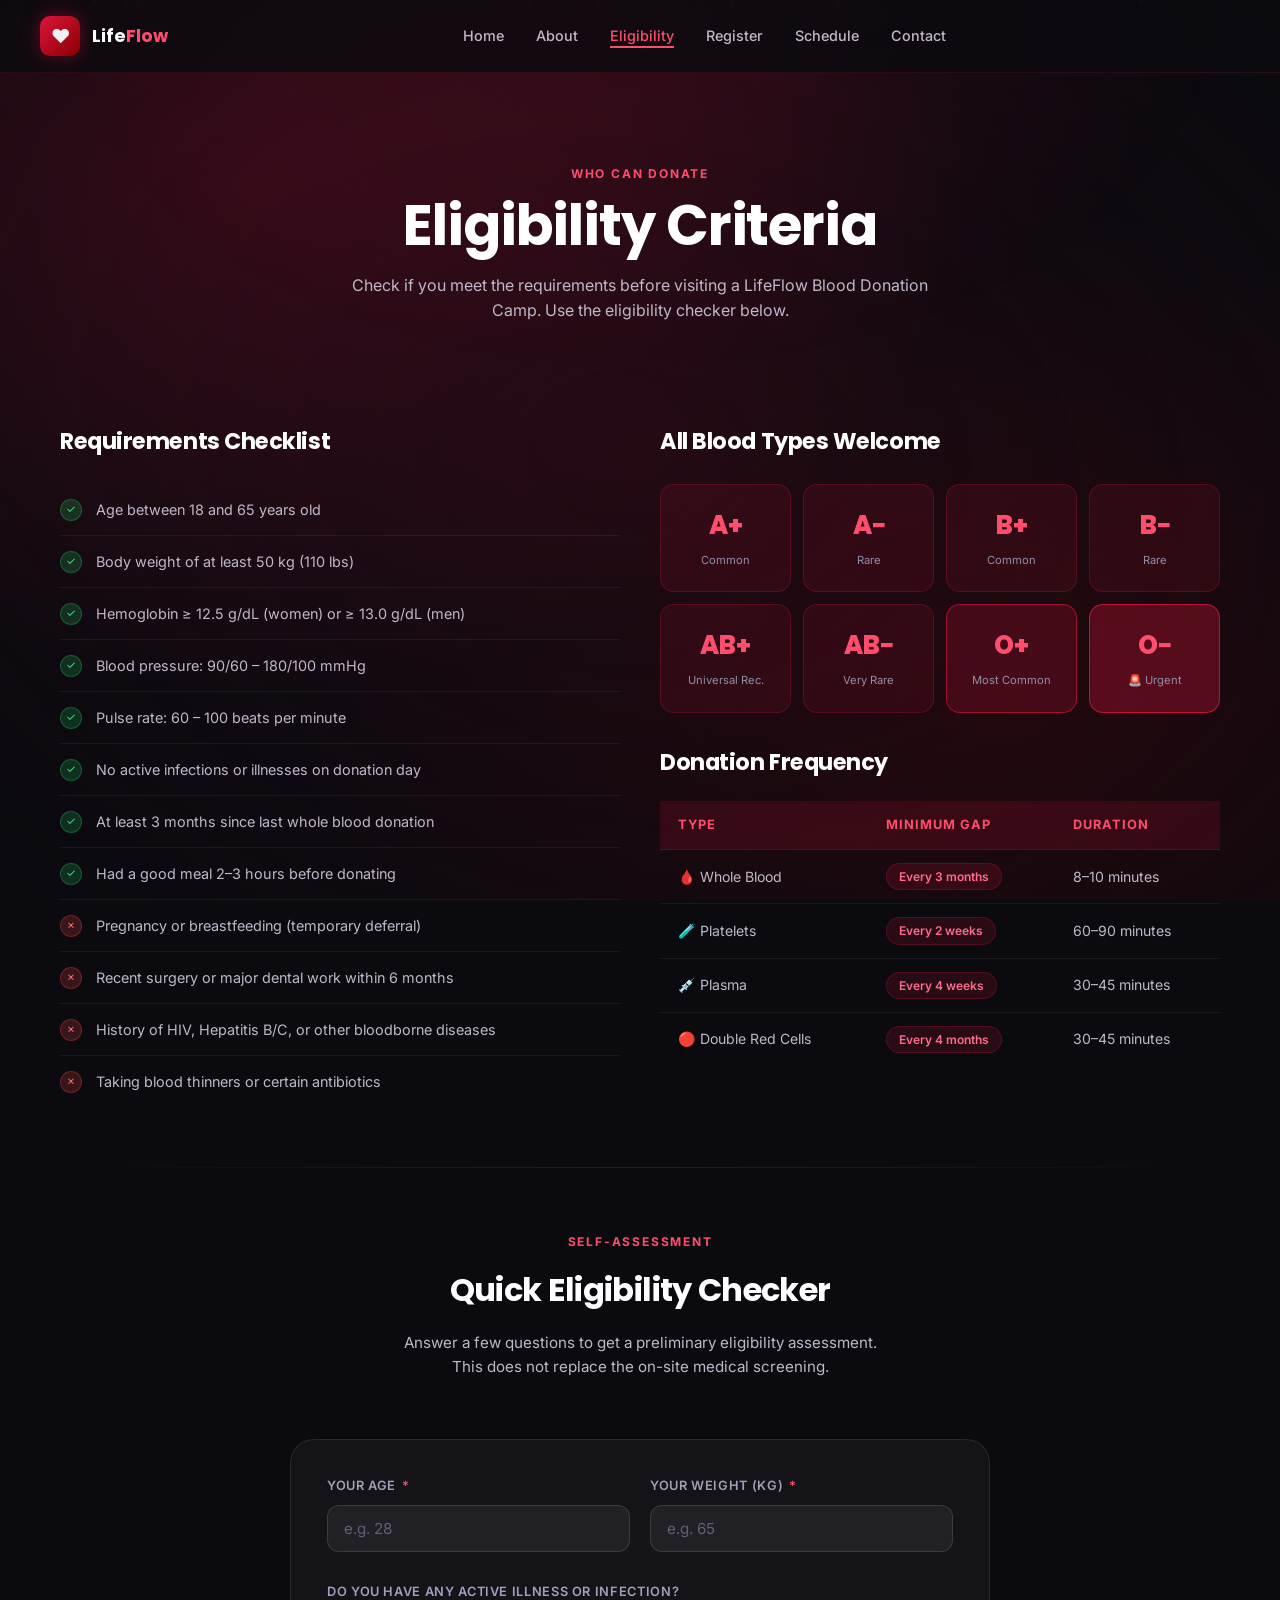
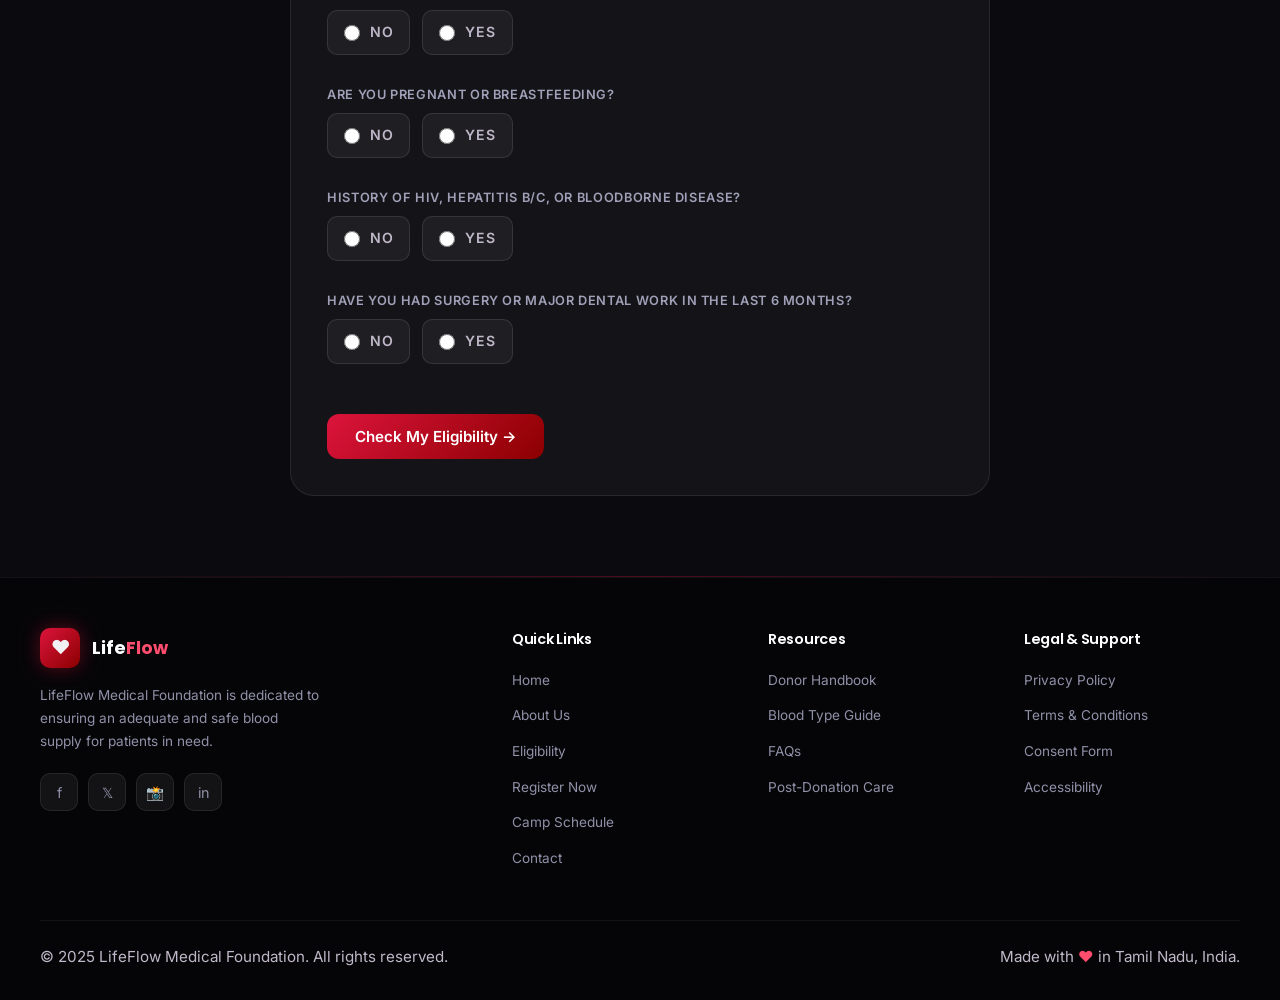
<file: blood_donate_fixed/eligibility.html>
<!DOCTYPE html>
<html lang="en">
<head>
  <meta charset="UTF-8" />
  <meta name="viewport" content="width=device-width, initial-scale=1.0" />
  <meta name="description" content="Check your eligibility to donate blood at LifeFlow Blood Donation Camp. Learn the criteria, blood types accepted, and donation frequency." />
  <title>LifeFlow – Eligibility | Blood Donation Camp</title>
  <link rel="preconnect" href="https://fonts.googleapis.com" />
  <link rel="preconnect" href="https://fonts.gstatic.com" crossorigin />
  <link href="https://fonts.googleapis.com/css2?family=Inter:wght@300;400;500;600;700;800&family=Poppins:wght@600;700;800;900&display=swap" rel="stylesheet" />
  <link rel="stylesheet" href="styles.css" />
  <style>
    /* Internal CSS – Eligibility page */
    .page-hero {
      padding: 160px 20px 80px;
      text-align: center;
      background: radial-gradient(ellipse at 50% 0%, rgba(220,20,60,0.12) 0%, transparent 65%);
    }
    .page-hero h1 { color: #fff; margin-bottom: 16px; }
    .page-hero p  { max-width: 580px; margin: 0 auto; font-size: 1rem; }

    .elig-two-col {
      display: grid;
      grid-template-columns: 1fr 1fr;
      gap: 40px;
      align-items: start;
      margin-bottom: 60px;
    }

    .freq-table {
      width: 100%;
      border-collapse: collapse;
      margin-top: 20px;
    }
    .freq-table th {
      background: rgba(220,20,60,0.15);
      color: #ff4d6d;
      font-size: 0.8rem;
      font-weight: 700;
      letter-spacing: 0.08em;
      text-transform: uppercase;
      padding: 14px 18px;
      text-align: left;
      border-bottom: 1px solid rgba(220,20,60,0.25);
    }
    .freq-table td {
      padding: 13px 18px;
      font-size: 0.88rem;
      color: #c0b8c8;
      border-bottom: 1px solid rgba(255,255,255,0.06);
    }
    .freq-table tr:last-child td { border-bottom: none; }
    .freq-table tr:hover td { background: rgba(255,255,255,0.02); }
    .freq-badge {
      display: inline-block;
      padding: 3px 12px;
      border-radius: 20px;
      font-size: 0.75rem;
      font-weight: 600;
      background: rgba(220,20,60,0.15);
      color: #ff6b8a;
      border: 1px solid rgba(220,20,60,0.25);
    }

    .checker-box {
      background: rgba(255,255,255,0.04);
      border: 1px solid rgba(255,255,255,0.09);
      border-radius: 24px;
      padding: 36px;
      max-width: 700px;
      margin: 0 auto;
    }
    .checker-box h3 { color: #fff; margin-bottom: 20px; }
    .checker-result {
      padding: 16px 20px;
      border-radius: 12px;
      font-size: 0.9rem;
      font-weight: 600;
      margin-top: 20px;
      display: none;
    }
    .result-yes {
      background: rgba(34,197,94,0.12);
      border: 1px solid rgba(34,197,94,0.3);
      color: #4ade80;
    }
    .result-no {
      background: rgba(239,68,68,0.12);
      border: 1px solid rgba(239,68,68,0.3);
      color: #f87171;
    }
    .checker-btn {
      background: linear-gradient(135deg,#dc143c,#8b0000);
      color: #fff;
      border: none;
      padding: 13px 28px;
      border-radius: 12px;
      font-size: 0.95rem;
      font-weight: 600;
      cursor: pointer;
      margin-top: 20px;
      transition: all 0.3s;
    }
    .checker-btn:hover { transform: translateY(-2px); box-shadow: 0 8px 24px rgba(220,20,60,0.4); }

    @media (max-width: 768px) {
      .elig-two-col { grid-template-columns: 1fr; }
    }
  </style>
</head>
<body>
  <div class="progress-bar" id="progressBar"></div>
  <div class="particles-container" id="particles"></div>

  <!-- ===== NAVBAR ===== -->
  <nav class="navbar" id="mainNavbar">
    <div class="nav-logo">
      <div class="nav-logo-icon">❤️</div>
      <div class="nav-logo-text">Life<span>Flow</span></div>
    </div>
    <ul class="nav-links" id="navLinks">
      <li><a href="index.html">Home</a></li>
      <li><a href="about.html">About</a></li>
      <li><a href="eligibility.html" class="nav-active">Eligibility</a></li>
      <li><a href="register.html">Register</a></li>
      <li><a href="schedule.html">Schedule</a></li>
      <li><a href="contact.html">Contact</a></li>
    </ul>
    <div class="hamburger" id="hamburgerBtn">
      <span></span><span></span><span></span>
    </div>
  </nav>

  <!-- ===== PAGE HERO ===== -->
  <div class="page-hero">
    <span class="section-tag">Who Can Donate</span>
    <h1>Eligibility Criteria</h1>
    <p>Check if you meet the requirements before visiting a LifeFlow Blood Donation Camp. Use the eligibility checker below.</p>
  </div>

  <main>
    <section class="section" style="padding-top:20px;">

      <!-- Two-column: checklist + blood types -->
      <div class="elig-two-col">

        <!-- Requirements Checklist -->
        <div>
          <h3 class="text-white mb-24">Requirements Checklist</h3>
          <ul class="eligibility-list">
            <li><span class="check-icon check-yes">✓</span>Age between 18 and 65 years old</li>
            <li><span class="check-icon check-yes">✓</span>Body weight of at least 50 kg (110 lbs)</li>
            <li><span class="check-icon check-yes">✓</span>Hemoglobin ≥ 12.5 g/dL (women) or ≥ 13.0 g/dL (men)</li>
            <li><span class="check-icon check-yes">✓</span>Blood pressure: 90/60 – 180/100 mmHg</li>
            <li><span class="check-icon check-yes">✓</span>Pulse rate: 60 – 100 beats per minute</li>
            <li><span class="check-icon check-yes">✓</span>No active infections or illnesses on donation day</li>
            <li><span class="check-icon check-yes">✓</span>At least 3 months since last whole blood donation</li>
            <li><span class="check-icon check-yes">✓</span>Had a good meal 2–3 hours before donating</li>
            <li><span class="check-icon check-no">✗</span>Pregnancy or breastfeeding (temporary deferral)</li>
            <li><span class="check-icon check-no">✗</span>Recent surgery or major dental work within 6 months</li>
            <li><span class="check-icon check-no">✗</span>History of HIV, Hepatitis B/C, or other bloodborne diseases</li>
            <li><span class="check-icon check-no">✗</span>Taking blood thinners or certain antibiotics</li>
          </ul>
        </div>

        <!-- Blood Types & Frequency -->
        <div>
          <h3 class="text-white mb-24">All Blood Types Welcome</h3>
          <div class="blood-type-grid">
            <div class="blood-type-card"><span class="blood-type-symbol">A+</span><span class="blood-type-label">Common</span></div>
            <div class="blood-type-card"><span class="blood-type-symbol">A−</span><span class="blood-type-label">Rare</span></div>
            <div class="blood-type-card"><span class="blood-type-symbol">B+</span><span class="blood-type-label">Common</span></div>
            <div class="blood-type-card"><span class="blood-type-symbol">B−</span><span class="blood-type-label">Rare</span></div>
            <div class="blood-type-card"><span class="blood-type-symbol">AB+</span><span class="blood-type-label">Universal Rec.</span></div>
            <div class="blood-type-card"><span class="blood-type-symbol">AB−</span><span class="blood-type-label">Very Rare</span></div>
            <div class="blood-type-card" style="border-color:rgba(220,20,60,0.6);background:rgba(220,20,60,0.2);"><span class="blood-type-symbol">O+</span><span class="blood-type-label">Most Common</span></div>
            <div class="blood-type-card" style="border-color:rgba(220,20,60,0.8);background:rgba(220,20,60,0.3);"><span class="blood-type-symbol">O−</span><span class="blood-type-label">🚨 Urgent</span></div>
          </div>

          <!-- Frequency Table -->
          <h3 class="text-white mt-16 mb-8" style="margin-top:32px;">Donation Frequency</h3>
          <table class="freq-table">
            <thead>
              <tr>
                <th>Type</th>
                <th>Minimum Gap</th>
                <th>Duration</th>
              </tr>
            </thead>
            <tbody>
              <tr>
                <td>🩸 Whole Blood</td>
                <td><span class="freq-badge">Every 3 months</span></td>
                <td>8–10 minutes</td>
              </tr>
              <tr>
                <td>🧪 Platelets</td>
                <td><span class="freq-badge">Every 2 weeks</span></td>
                <td>60–90 minutes</td>
              </tr>
              <tr>
                <td>💉 Plasma</td>
                <td><span class="freq-badge">Every 4 weeks</span></td>
                <td>30–45 minutes</td>
              </tr>
              <tr>
                <td>🔴 Double Red Cells</td>
                <td><span class="freq-badge">Every 4 months</span></td>
                <td>30–45 minutes</td>
              </tr>
            </tbody>
          </table>
        </div>
      </div>

      <div class="page-divider" style="margin-bottom:60px;"></div>

      <!-- Quick Eligibility Checker -->
      <div class="section-header">
        <span class="section-tag">Self-Assessment</span>
        <h2 class="section-title">Quick Eligibility Checker</h2>
        <p class="section-desc">Answer a few questions to get a preliminary eligibility assessment. This does not replace the on-site medical screening.</p>
      </div>

      <div class="checker-box">
        <form id="eligibilityChecker" novalidate>
          <div class="form-row">
            <div class="form-group">
              <label for="chkAge">Your Age <span class="required">*</span></label>
              <input type="number" id="chkAge" class="form-control" placeholder="e.g. 28" min="1" max="120" required />
            </div>
            <div class="form-group">
              <label for="chkWeight">Your Weight (kg) <span class="required">*</span></label>
              <input type="number" id="chkWeight" class="form-control" placeholder="e.g. 65" min="1" max="300" required />
            </div>
          </div>

          <div class="form-group" style="margin-top:8px;">
            <label>Do you have any active illness or infection?</label>
            <div class="radio-group">
              <label class="radio-option"><input type="radio" name="illness" value="no" required /> No</label>
              <label class="radio-option"><input type="radio" name="illness" value="yes" /> Yes</label>
            </div>
          </div>

          <div class="form-group">
            <label>Are you pregnant or breastfeeding?</label>
            <div class="radio-group">
              <label class="radio-option"><input type="radio" name="pregnant" value="no" required /> No</label>
              <label class="radio-option"><input type="radio" name="pregnant" value="yes" /> Yes</label>
            </div>
          </div>

          <div class="form-group">
            <label>History of HIV, Hepatitis B/C, or bloodborne disease?</label>
            <div class="radio-group">
              <label class="radio-option"><input type="radio" name="history" value="no" required /> No</label>
              <label class="radio-option"><input type="radio" name="history" value="yes" /> Yes</label>
            </div>
          </div>

          <div class="form-group">
            <label>Have you had surgery or major dental work in the last 6 months?</label>
            <div class="radio-group">
              <label class="radio-option"><input type="radio" name="surgery" value="no" required /> No</label>
              <label class="radio-option"><input type="radio" name="surgery" value="yes" /> Yes</label>
            </div>
          </div>

          <button type="submit" class="checker-btn">Check My Eligibility →</button>

          <div id="checkerResult" class="checker-result"></div>
        </form>
      </div>

    </section>
  </main>

  <div class="page-divider"></div>

  <!-- ===== FOOTER ===== -->
  <footer>
    <div class="footer-grid">
      <div class="footer-brand">
        <div class="nav-logo"><div class="nav-logo-icon">❤️</div><div class="nav-logo-text">Life<span>Flow</span></div></div>
        <p>LifeFlow Medical Foundation is dedicated to ensuring an adequate and safe blood supply for patients in need.</p>
        <div class="footer-social">
          <a href="#" class="social-btn">f</a><a href="#" class="social-btn">𝕏</a>
          <a href="#" class="social-btn">📸</a><a href="#" class="social-btn">in</a>
        </div>
      </div>
      <div class="footer-col">
        <h4>Quick Links</h4>
        <ul class="footer-links">
          <li><a href="index.html">Home</a></li><li><a href="about.html">About Us</a></li>
          <li><a href="eligibility.html">Eligibility</a></li><li><a href="register.html">Register Now</a></li>
          <li><a href="schedule.html">Camp Schedule</a></li><li><a href="contact.html">Contact</a></li>
        </ul>
      </div>
      <div class="footer-col">
        <h4>Resources</h4>
        <ul class="footer-links">
          <li><a href="eligibility.html">Donor Handbook</a></li><li><a href="eligibility.html">Blood Type Guide</a></li>
          <li><a href="contact.html#faq">FAQs</a></li><li><a href="eligibility.html">Post-Donation Care</a></li>
        </ul>
      </div>
      <div class="footer-col">
        <h4>Legal &amp; Support</h4>
        <ul class="footer-links">
          <li><a href="#">Privacy Policy</a></li><li><a href="#">Terms &amp; Conditions</a></li>
          <li><a href="#">Consent Form</a></li><li><a href="#">Accessibility</a></li>
        </ul>
      </div>
    </div>
    <div class="footer-bottom">
      <p>© 2025 LifeFlow Medical Foundation. All rights reserved.</p>
      <p>Made with <span style="color:#ff4d6d;">❤️</span> in Tamil Nadu, India.</p>
    </div>
  </footer>

  <script src="shared.js"></script>
  <script>
    // Eligibility Checker Logic
    document.getElementById('eligibilityChecker').addEventListener('submit', function(e) {
      e.preventDefault();
      const age      = parseInt(document.getElementById('chkAge').value);
      const weight   = parseInt(document.getElementById('chkWeight').value);
      const illness  = document.querySelector('input[name="illness"]:checked');
      const pregnant = document.querySelector('input[name="pregnant"]:checked');
      const history  = document.querySelector('input[name="history"]:checked');
      const surgery  = document.querySelector('input[name="surgery"]:checked');
      const result   = document.getElementById('checkerResult');

      if (!age || !weight || !illness || !pregnant || !history || !surgery) {
        result.style.display = 'block';
        result.className = 'checker-result result-no';
        result.innerHTML = '⚠️ Please answer all questions to check eligibility.';
        return;
      }

      const disqualified =
        age < 18 || age > 65 ||
        weight < 50 ||
        illness.value  === 'yes' ||
        pregnant.value === 'yes' ||
        history.value  === 'yes' ||
        surgery.value  === 'yes';

      result.style.display = 'block';
      if (disqualified) {
        result.className = 'checker-result result-no';
        result.innerHTML = '❌ Based on your answers, you may not be eligible to donate at this time. Please consult with our medical team for a proper assessment.';
      } else {
        result.className = 'checker-result result-yes';
        result.innerHTML = '✅ Great news! You appear to be eligible to donate blood. <a href="register.html" style="color:#4ade80;font-weight:600;">Register now →</a>';
      }
    });
  </script>
</body>
</html>
</file>
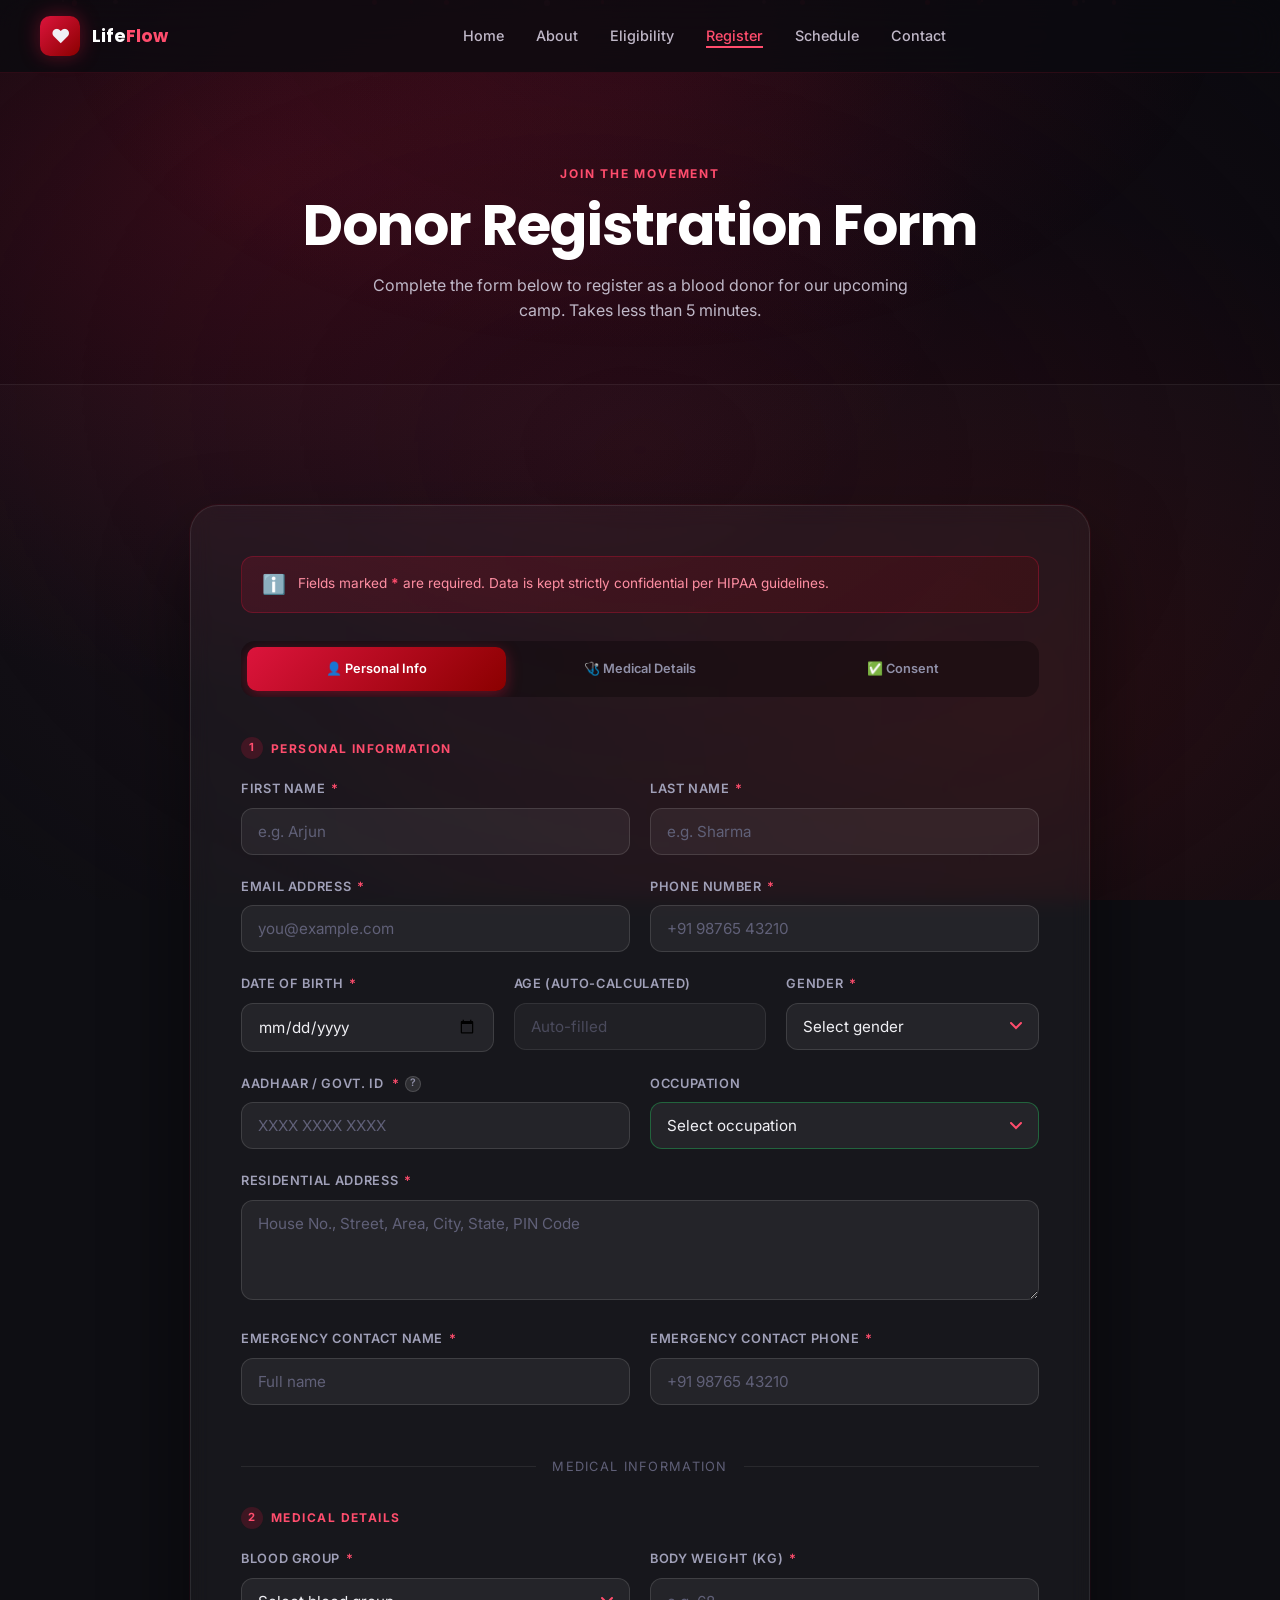
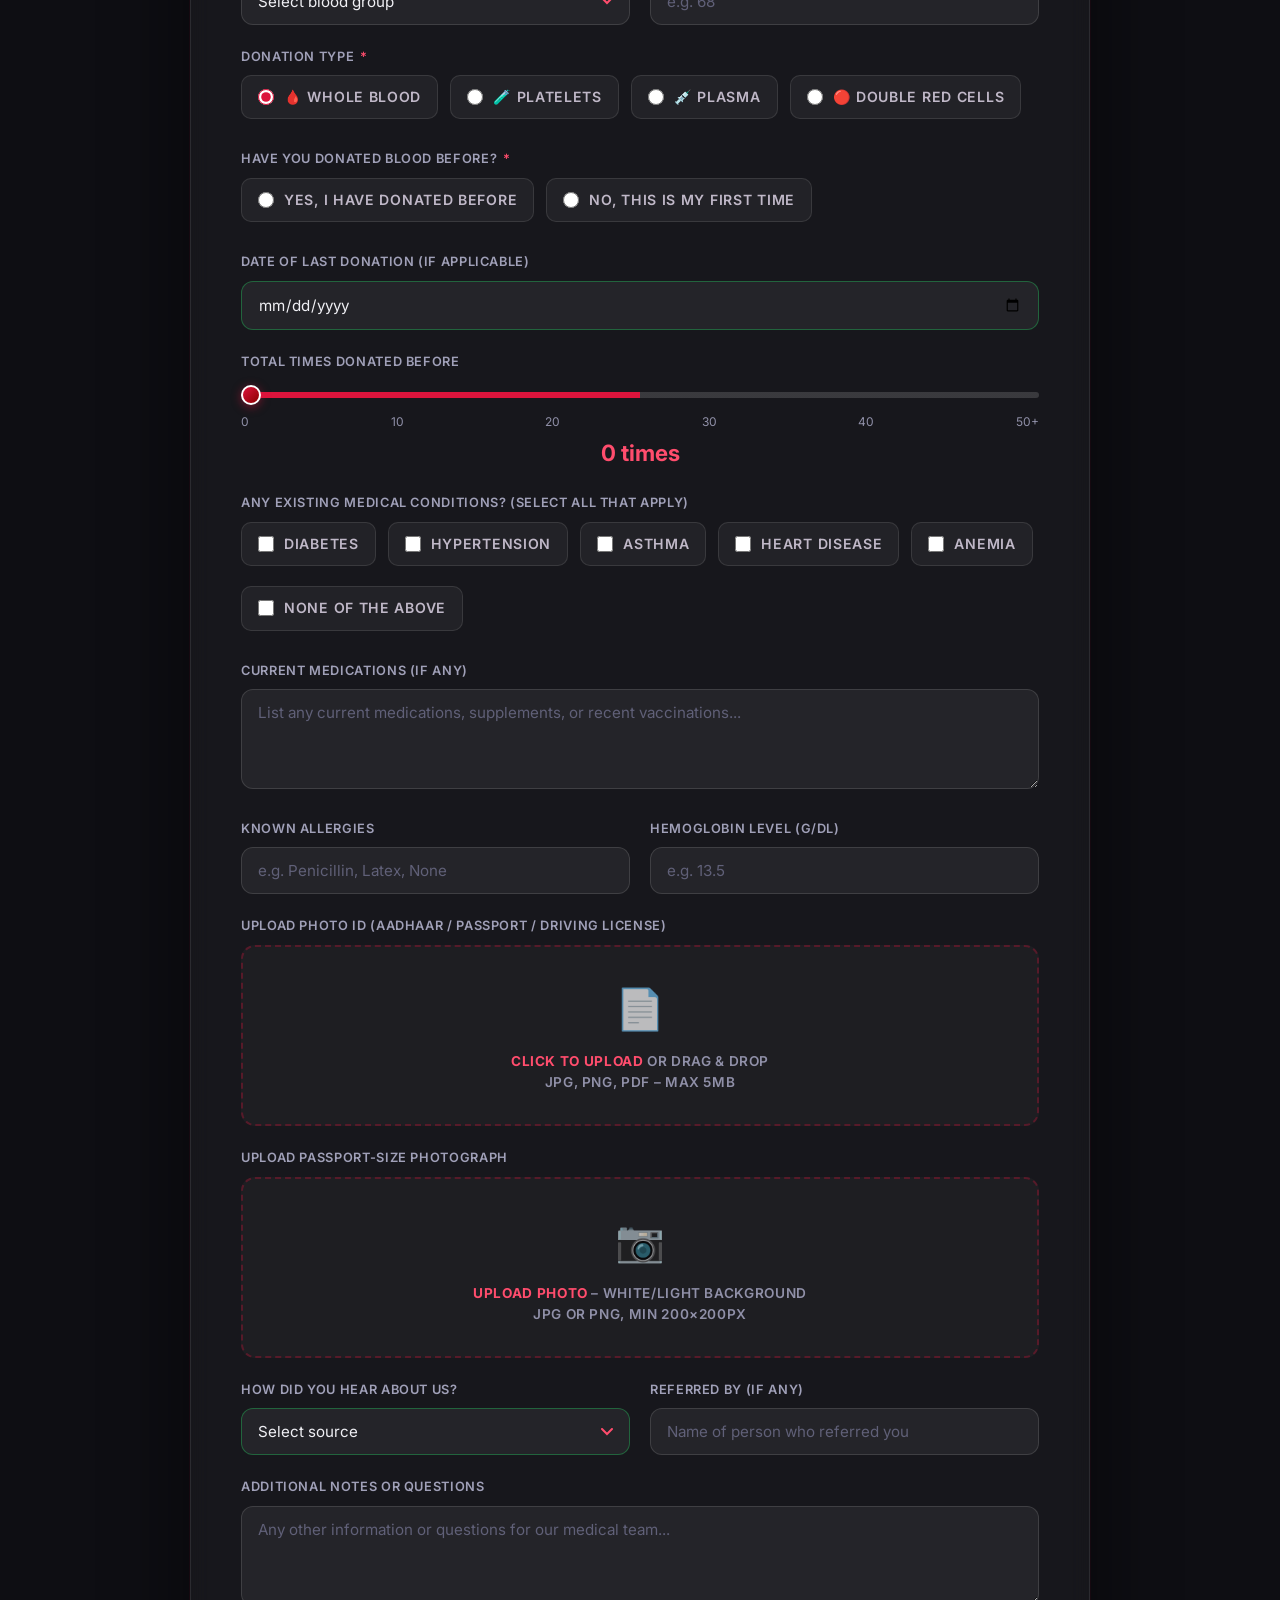
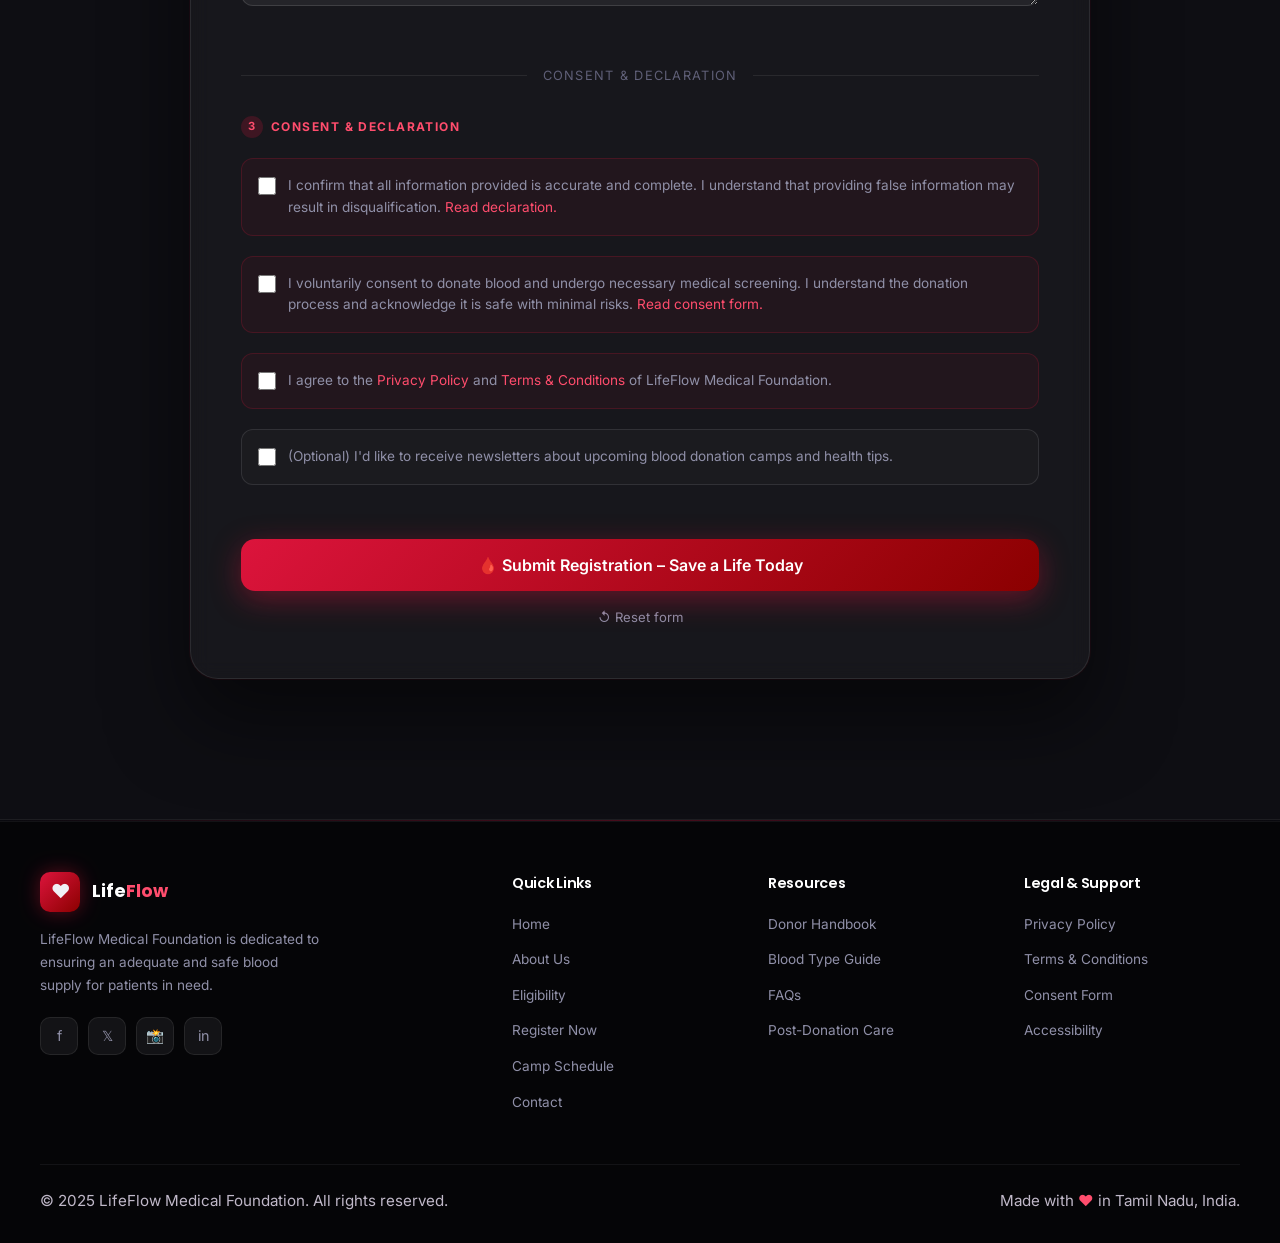
<file: blood_donate_fixed/register.html>
<!DOCTYPE html>
<html lang="en">
<head>
  <meta charset="UTF-8" />
  <meta name="viewport" content="width=device-width, initial-scale=1.0" />
  <meta name="description" content="Register as a blood donor at LifeFlow Blood Donation Camp. Fill in your personal and medical details to secure your spot." />
  <title>LifeFlow – Register | Blood Donation Camp</title>
  <link rel="preconnect" href="https://fonts.googleapis.com" />
  <link rel="preconnect" href="https://fonts.gstatic.com" crossorigin />
  <link href="https://fonts.googleapis.com/css2?family=Inter:wght@300;400;500;600;700;800&family=Poppins:wght@600;700;800;900&display=swap" rel="stylesheet" />
  <link rel="stylesheet" href="styles.css" />
  <style>
    /* Internal CSS – Register page */
    .page-hero {
      padding: 160px 20px 60px;
      text-align: center;
      background: radial-gradient(ellipse at 50% 0%, rgba(220,20,60,0.12) 0%, transparent 65%);
    }
    .page-hero h1 { color: #fff; margin-bottom: 16px; }
    .page-hero p  { max-width: 550px; margin: 0 auto; font-size: 1rem; }

    .notification-bar {
      background: linear-gradient(135deg, rgba(220,20,60,0.15), rgba(139,0,0,0.15));
      border: 1px solid rgba(220,20,60,0.3);
      border-radius: 12px;
      padding: 12px 20px;
      display: flex;
      align-items: center;
      gap: 12px;
      margin-bottom: 28px;
      font-size: 0.85rem;
      color: #ff8fa3;
    }

    .tooltip-wrapper { position: relative; display: inline-flex; align-items: center; gap: 6px; }
    .tooltip-icon {
      width: 16px; height: 16px;
      background: rgba(255,255,255,0.1);
      border-radius: 50%;
      display: inline-flex; align-items: center; justify-content: center;
      font-size: 0.65rem; cursor: help; color: #9090a8;
      border: 1px solid rgba(255,255,255,0.15);
    }
    .tooltip-icon:hover + .tooltip-text { opacity: 1; pointer-events: auto; transform: translateY(0); }
    .tooltip-text {
      position: absolute; bottom: calc(100% + 8px); left: 0;
      background: #1a1a2e; border: 1px solid rgba(255,255,255,0.1);
      border-radius: 8px; padding: 8px 12px;
      font-size: 0.75rem; color: #c0b8c8; white-space: nowrap;
      opacity: 0; pointer-events: none; transform: translateY(4px);
      transition: all 0.3s ease; z-index: 10;
    }

    .success-overlay {
      display: none; position: fixed; inset: 0;
      background: rgba(0,0,0,0.85); backdrop-filter: blur(10px);
      z-index: 9999; align-items: center; justify-content: center;
    }
    .success-overlay.show { display: flex; }
    .success-card {
      background: linear-gradient(145deg,#1a1a2e,#0f0f1a);
      border: 1px solid rgba(220,20,60,0.3);
      border-radius: 28px; padding: 50px 40px;
      text-align: center; max-width: 480px; width: 90%;
      animation: scaleIn 0.4s ease;
    }
    @keyframes scaleIn { from{opacity:0;transform:scale(0.8)} to{opacity:1;transform:scale(1)} }
    .success-icon  { font-size: 4rem; margin-bottom: 20px; display: block; }
    .success-title { color: #fff; margin-bottom: 12px; font-size: 1.6rem; }
    .success-desc  { color: #9090a8; font-size: 0.9rem; margin-bottom: 30px; }
  </style>
</head>
<body>
  <div class="progress-bar" id="progressBar"></div>
  <div class="particles-container" id="particles"></div>

  <!-- ===== NAVBAR ===== -->
  <nav class="navbar" id="mainNavbar">
    <div class="nav-logo">
      <div class="nav-logo-icon">❤️</div>
      <div class="nav-logo-text">Life<span>Flow</span></div>
    </div>
    <ul class="nav-links" id="navLinks">
      <li><a href="index.html">Home</a></li>
      <li><a href="about.html">About</a></li>
      <li><a href="eligibility.html">Eligibility</a></li>
      <li><a href="register.html" class="nav-active">Register</a></li>
      <li><a href="schedule.html">Schedule</a></li>
      <li><a href="contact.html">Contact</a></li>
    </ul>
    <div class="hamburger" id="hamburgerBtn">
      <span></span><span></span><span></span>
    </div>
  </nav>

  <!-- ===== PAGE HERO ===== -->
  <div class="page-hero">
    <span class="section-tag">Join The Movement</span>
    <h1>Donor Registration Form</h1>
    <p>Complete the form below to register as a blood donor for our upcoming camp. Takes less than 5 minutes.</p>
  </div>

  <main>
    <section class="form-section-bg">
      <div class="section" style="padding-top:40px;padding-bottom:60px;">

        <form
          class="registration-form"
          id="donorRegistrationForm"
          action="#"
          method="POST"
          enctype="multipart/form-data"
          novalidate
          autocomplete="on"
        >
          <!-- Notification Bar -->
          <div class="notification-bar">
            <span style="font-size:1.2rem;flex-shrink:0;">ℹ️</span>
            <span>Fields marked <strong style="color:#ff4d6d;">*</strong> are required. Data is kept strictly confidential per HIPAA guidelines.</span>
          </div>

          <!-- Step Tabs -->
          <div class="form-steps" role="tablist">
            <div class="form-step-tab active" role="tab">👤 Personal Info</div>
            <div class="form-step-tab"        role="tab">🩺 Medical Details</div>
            <div class="form-step-tab"        role="tab">✅ Consent</div>
          </div>

          <!-- ====== SECTION 1: PERSONAL INFORMATION ====== -->
          <fieldset style="border:none;padding:0;margin:0 0 30px 0;">
            <legend style="color:#ff4d6d;font-size:0.75rem;font-weight:700;letter-spacing:0.12em;text-transform:uppercase;margin-bottom:20px;display:flex;align-items:center;gap:8px;">
              <span style="display:inline-flex;align-items:center;justify-content:center;width:22px;height:22px;background:rgba(220,20,60,0.2);border-radius:50%;font-size:0.7rem;">1</span>
              Personal Information
            </legend>

            <!-- Name Row -->
            <div class="form-row">
              <div class="form-group">
                <label for="firstName">First Name <span class="required">*</span></label>
                <input type="text" id="firstName" name="firstName" class="form-control"
                  placeholder="e.g. Arjun" required minlength="2" maxlength="50"
                  autocomplete="given-name" pattern="[A-Za-z\s]+" title="Letters only" />
              </div>
              <div class="form-group">
                <label for="lastName">Last Name <span class="required">*</span></label>
                <input type="text" id="lastName" name="lastName" class="form-control"
                  placeholder="e.g. Sharma" required minlength="2" maxlength="50"
                  autocomplete="family-name" pattern="[A-Za-z\s]+" />
              </div>
            </div>

            <!-- Email & Phone -->
            <div class="form-row">
              <div class="form-group">
                <label for="email">Email Address <span class="required">*</span></label>
                <input type="email" id="email" name="email" class="form-control"
                  placeholder="you@example.com" required autocomplete="email" />
              </div>
              <div class="form-group">
                <label for="phone">Phone Number <span class="required">*</span></label>
                <input type="tel" id="phone" name="phone" class="form-control"
                  placeholder="+91 98765 43210" required
                  pattern="[+]?[0-9\s\-]{10,15}" autocomplete="tel" />
              </div>
            </div>

            <!-- DOB, Age, Gender -->
            <div class="form-row-3">
              <div class="form-group">
                <label for="dob">Date of Birth <span class="required">*</span></label>
                <input type="date" id="dob" name="dob" class="form-control"
                  required max="2007-12-31" min="1950-01-01" />
              </div>
              <div class="form-group">
                <label for="age">Age (Auto-calculated)</label>
                <input type="number" id="age" name="age" class="form-control"
                  placeholder="Auto-filled" min="18" max="65" readonly
                  style="opacity:0.7;cursor:not-allowed;" />
              </div>
              <div class="form-group">
                <label for="gender">Gender <span class="required">*</span></label>
                <select id="gender" name="gender" class="form-control" required>
                  <option value="" disabled selected>Select gender</option>
                  <option value="male">Male</option>
                  <option value="female">Female</option>
                  <option value="other">Other / Non-binary</option>
                  <option value="prefer_not">Prefer not to say</option>
                </select>
              </div>
            </div>

            <!-- Aadhaar & Occupation -->
            <div class="form-row">
              <div class="form-group">
                <label for="govId">
                  <div class="tooltip-wrapper">
                    Aadhaar / Govt. ID <span class="required">*</span>
                    <span class="tooltip-icon">?</span>
                    <span class="tooltip-text">Required for identity verification. Kept confidential.</span>
                  </div>
                </label>
                <input type="text" id="govId" name="govId" class="form-control"
                  placeholder="XXXX XXXX XXXX" required maxlength="14"
                  pattern="[0-9\s]{12,14}" title="Enter a valid 12-digit Aadhaar" />
              </div>
              <div class="form-group">
                <label for="occupation">Occupation</label>
                <select id="occupation" name="occupation" class="form-control">
                  <option value="" disabled selected>Select occupation</option>
                  <option value="student">Student</option>
                  <option value="professional">Working Professional</option>
                  <option value="medical">Medical / Healthcare</option>
                  <option value="business">Business / Self-employed</option>
                  <option value="government">Government Employee</option>
                  <option value="homemaker">Homemaker</option>
                  <option value="retired">Retired</option>
                  <option value="other">Other</option>
                </select>
              </div>
            </div>

            <!-- Address -->
            <div class="form-group">
              <label for="address">Residential Address <span class="required">*</span></label>
              <textarea id="address" name="address" class="form-control"
                placeholder="House No., Street, Area, City, State, PIN Code"
                required rows="3" maxlength="300"></textarea>
            </div>

            <!-- Emergency Contact -->
            <div class="form-row">
              <div class="form-group">
                <label for="emergencyName">Emergency Contact Name <span class="required">*</span></label>
                <input type="text" id="emergencyName" name="emergencyName" class="form-control"
                  placeholder="Full name" required />
              </div>
              <div class="form-group">
                <label for="emergencyPhone">Emergency Contact Phone <span class="required">*</span></label>
                <input type="tel" id="emergencyPhone" name="emergencyPhone" class="form-control"
                  placeholder="+91 98765 43210" required pattern="[+]?[0-9\s\-]{10,15}" />
              </div>
            </div>
          </fieldset>

          <div class="form-divider">Medical Information</div>

          <!-- ====== SECTION 2: MEDICAL INFORMATION ====== -->
          <fieldset style="border:none;padding:0;margin:0 0 30px 0;">
            <legend style="color:#ff4d6d;font-size:0.75rem;font-weight:700;letter-spacing:0.12em;text-transform:uppercase;margin-bottom:20px;display:flex;align-items:center;gap:8px;">
              <span style="display:inline-flex;align-items:center;justify-content:center;width:22px;height:22px;background:rgba(220,20,60,0.2);border-radius:50%;font-size:0.7rem;">2</span>
              Medical Details
            </legend>

            <!-- Blood Group & Weight -->
            <div class="form-row">
              <div class="form-group">
                <label for="bloodGroup">Blood Group <span class="required">*</span></label>
                <select id="bloodGroup" name="bloodGroup" class="form-control" required>
                  <option value="" disabled selected>Select blood group</option>
                  <optgroup label="Common Types">
                    <option value="A+">A Positive (A+)</option>
                    <option value="B+">B Positive (B+)</option>
                    <option value="O+">O Positive (O+)</option>
                    <option value="AB+">AB Positive (AB+)</option>
                  </optgroup>
                  <optgroup label="Rare Types">
                    <option value="A-">A Negative (A−)</option>
                    <option value="B-">B Negative (B−)</option>
                    <option value="O-">O Negative (O−) 🚨 Urgently Needed</option>
                    <option value="AB-">AB Negative (AB−)</option>
                  </optgroup>
                  <option value="unknown">Don't Know / Not Tested</option>
                </select>
              </div>
              <div class="form-group">
                <label for="weight">Body Weight (kg) <span class="required">*</span></label>
                <input type="number" id="weight" name="weight" class="form-control"
                  placeholder="e.g. 68" required min="50" max="200" step="0.5" />
              </div>
            </div>

            <!-- Donation Type -->
            <div class="form-group">
              <label>Donation Type <span class="required">*</span></label>
              <div class="radio-group">
                <label class="radio-option"><input type="radio" name="donationType" value="whole_blood" required checked />🩸 Whole Blood</label>
                <label class="radio-option"><input type="radio" name="donationType" value="platelets" />🧪 Platelets</label>
                <label class="radio-option"><input type="radio" name="donationType" value="plasma" />💉 Plasma</label>
                <label class="radio-option"><input type="radio" name="donationType" value="double_red" />🔴 Double Red Cells</label>
              </div>
            </div>

            <!-- Previous Donation -->
            <div class="form-group">
              <label>Have you donated blood before? <span class="required">*</span></label>
              <div class="radio-group">
                <label class="radio-option"><input type="radio" name="previousDonation" value="yes" required />Yes, I have donated before</label>
                <label class="radio-option"><input type="radio" name="previousDonation" value="no" />No, this is my first time</label>
              </div>
            </div>

            <!-- Last Donation Date -->
            <div class="form-group">
              <label for="lastDonationDate">Date of Last Donation (if applicable)</label>
              <input type="date" id="lastDonationDate" name="lastDonationDate" class="form-control" />
            </div>

            <!-- Donation Count Slider -->
            <div class="form-group">
              <label>Total Times Donated Before</label>
              <div class="range-wrapper">
                <input type="range" class="range-slider" id="donationCount"
                  name="donationCount" min="0" max="50" value="0" step="1" />
                <div class="range-labels">
                  <span>0</span><span>10</span><span>20</span><span>30</span><span>40</span><span>50+</span>
                </div>
                <div class="range-value" id="donationCountDisplay">0 times</div>
              </div>
            </div>

            <!-- Medical Conditions -->
            <div class="form-group">
              <label>Any existing medical conditions? (Select all that apply)</label>
              <div class="checkbox-group">
                <label class="checkbox-option"><input type="checkbox" name="conditions" value="diabetes" />Diabetes</label>
                <label class="checkbox-option"><input type="checkbox" name="conditions" value="hypertension" />Hypertension</label>
                <label class="checkbox-option"><input type="checkbox" name="conditions" value="asthma" />Asthma</label>
                <label class="checkbox-option"><input type="checkbox" name="conditions" value="heart_disease" />Heart Disease</label>
                <label class="checkbox-option"><input type="checkbox" name="conditions" value="anemia" />Anemia</label>
                <label class="checkbox-option"><input type="checkbox" name="conditions" value="none" />None of the above</label>
              </div>
            </div>

            <!-- Medications -->
            <div class="form-group">
              <label for="medications">Current Medications (if any)</label>
              <textarea id="medications" name="medications" class="form-control"
                placeholder="List any current medications, supplements, or recent vaccinations..."
                rows="3" maxlength="500"></textarea>
            </div>

            <!-- Allergies & Hemoglobin -->
            <div class="form-row">
              <div class="form-group">
                <label for="allergies">Known Allergies</label>
                <input type="text" id="allergies" name="allergies" class="form-control"
                  placeholder="e.g. Penicillin, Latex, None" list="allergyList" />
                <datalist id="allergyList">
                  <option value="None" /><option value="Penicillin" />
                  <option value="Latex" /><option value="Aspirin" />
                  <option value="Ibuprofen" /><option value="Sulfa drugs" />
                </datalist>
              </div>
              <div class="form-group">
                <label for="hemoglobin">Hemoglobin Level (g/dL)</label>
                <input type="number" id="hemoglobin" name="hemoglobin" class="form-control"
                  placeholder="e.g. 13.5" min="5" max="20" step="0.1" />
              </div>
            </div>

            <!-- File Uploads -->
            <div class="form-group">
              <label>Upload Photo ID (Aadhaar / Passport / Driving License)</label>
              <div class="file-upload-wrapper">
                <label class="file-upload-label" for="photoId">
                  <span class="file-upload-icon">📄</span>
                  <span class="file-upload-text">
                    <strong>Click to upload</strong> or drag &amp; drop<br/>
                    JPG, PNG, PDF – Max 5MB
                  </span>
                </label>
                <input type="file" id="photoId" name="photoId" class="file-input"
                  accept=".jpg,.jpeg,.png,.pdf" />
              </div>
              <p id="fileNameDisplay" style="font-size:0.8rem;color:#ff4d6d;margin-top:8px;"></p>
            </div>

            <div class="form-group">
              <label>Upload Passport-size Photograph</label>
              <div class="file-upload-wrapper">
                <label class="file-upload-label" for="profilePhoto">
                  <span class="file-upload-icon">📷</span>
                  <span class="file-upload-text">
                    <strong>Upload photo</strong> – White/light background<br/>
                    JPG or PNG, min 200×200px
                  </span>
                </label>
                <input type="file" id="profilePhoto" name="profilePhoto" class="file-input"
                  accept="image/jpeg,image/png" />
              </div>
            </div>

            <!-- How did you hear + Referrer -->
            <div class="form-row">
              <div class="form-group">
                <label for="referralSource">How Did You Hear About Us?</label>
                <select id="referralSource" name="referralSource" class="form-control">
                  <option value="" disabled selected>Select source</option>
                  <option value="social_media">Social Media</option>
                  <option value="friend">Friend / Family</option>
                  <option value="hospital">Hospital / Doctor</option>
                  <option value="newspaper">Newspaper / Magazine</option>
                  <option value="tv">TV / Radio</option>
                  <option value="website">Online Search</option>
                  <option value="poster">Poster / Banner</option>
                </select>
              </div>
              <div class="form-group">
                <label for="referrerName">Referred By (if any)</label>
                <input type="text" id="referrerName" name="referrerName" class="form-control"
                  placeholder="Name of person who referred you" />
              </div>
            </div>

            <!-- Additional Notes -->
            <div class="form-group">
              <label for="additionalNotes">Additional Notes or Questions</label>
              <textarea id="additionalNotes" name="additionalNotes" class="form-control"
                placeholder="Any other information or questions for our medical team..."
                rows="3" maxlength="600"></textarea>
            </div>
          </fieldset>

          <div class="form-divider">Consent &amp; Declaration</div>

          <!-- ====== SECTION 3: CONSENT ====== -->
          <fieldset style="border:none;padding:0;margin:0 0 24px 0;">
            <legend style="color:#ff4d6d;font-size:0.75rem;font-weight:700;letter-spacing:0.12em;text-transform:uppercase;margin-bottom:20px;display:flex;align-items:center;gap:8px;">
              <span style="display:inline-flex;align-items:center;justify-content:center;width:22px;height:22px;background:rgba(220,20,60,0.2);border-radius:50%;font-size:0.7rem;">3</span>
              Consent &amp; Declaration
            </legend>

            <div class="terms-wrapper">
              <input type="checkbox" id="consent1" name="consent1" required />
              <label for="consent1" class="terms-text" style="text-transform:none;letter-spacing:0;font-size:0.85rem;font-weight:400;margin:0;color:#9090a8;">
                I confirm that all information provided is accurate and complete. I understand that providing false information may result in disqualification. <a href="#">Read declaration.</a>
              </label>
            </div>
            <div class="terms-wrapper">
              <input type="checkbox" id="consent2" name="consent2" required />
              <label for="consent2" class="terms-text" style="text-transform:none;letter-spacing:0;font-size:0.85rem;font-weight:400;margin:0;color:#9090a8;">
                I voluntarily consent to donate blood and undergo necessary medical screening. I understand the donation process and acknowledge it is safe with minimal risks. <a href="#">Read consent form.</a>
              </label>
            </div>
            <div class="terms-wrapper">
              <input type="checkbox" id="consent3" name="consent3" required />
              <label for="consent3" class="terms-text" style="text-transform:none;letter-spacing:0;font-size:0.85rem;font-weight:400;margin:0;color:#9090a8;">
                I agree to the <a href="#">Privacy Policy</a> and <a href="#">Terms &amp; Conditions</a> of LifeFlow Medical Foundation.
              </label>
            </div>
            <div class="terms-wrapper" style="border-color:rgba(255,255,255,0.1);background:rgba(255,255,255,0.02);">
              <input type="checkbox" id="newsletter" name="newsletter" />
              <label for="newsletter" class="terms-text" style="text-transform:none;letter-spacing:0;font-size:0.85rem;font-weight:400;margin:0;color:#9090a8;">
                (Optional) I'd like to receive newsletters about upcoming blood donation camps and health tips.
              </label>
            </div>
          </fieldset>

          <!-- Hidden Fields -->
          <input type="hidden" name="formVersion" value="2025-v3" />
          <input type="hidden" name="registrationSource" value="web_portal" />

          <!-- Submit -->
          <button type="submit" class="btn-submit btn" id="submitBtn">
            🩸 Submit Registration – Save a Life Today
          </button>
          <p class="text-center" style="margin-top:16px;font-size:0.82rem;">
            <a href="#" id="resetFormBtn" style="color:#9090a8;">↺ Reset form</a>
          </p>
        </form>
      </div>
    </section>
  </main>

  <!-- ===== SUCCESS OVERLAY ===== -->
  <div class="success-overlay" id="successOverlay" role="dialog" aria-modal="true">
    <div class="success-card">
      <span class="success-icon">🎉</span>
      <h2 class="success-title">Registration Successful!</h2>
      <p class="success-desc" id="successMsg">
        Thank you for registering as a blood donor! You are a true hero. 🩸<br/><br/>
        A confirmation has been recorded with your registration details.
      </p>
      <div id="successDetails" style="background:rgba(220,20,60,0.1);border:1px solid rgba(220,20,60,0.25);border-radius:12px;padding:16px;margin-bottom:24px;font-size:0.85rem;color:#ff8fa3;">
        📋 Bring a valid photo ID on camp day.<br/>
        🕐 Arrive 15 minutes before your time slot.
      </div>
      <button class="btn-submit btn" onclick="closeSuccess()" style="width:auto;padding:14px 32px;">
        Back to Home
      </button>
    </div>
  </div>

  <div class="page-divider"></div>

  <!-- ===== FOOTER ===== -->
  <footer>
    <div class="footer-grid">
      <div class="footer-brand">
        <div class="nav-logo"><div class="nav-logo-icon">❤️</div><div class="nav-logo-text">Life<span>Flow</span></div></div>
        <p>LifeFlow Medical Foundation is dedicated to ensuring an adequate and safe blood supply for patients in need.</p>
        <div class="footer-social">
          <a href="#" class="social-btn">f</a><a href="#" class="social-btn">𝕏</a>
          <a href="#" class="social-btn">📸</a><a href="#" class="social-btn">in</a>
        </div>
      </div>
      <div class="footer-col">
        <h4>Quick Links</h4>
        <ul class="footer-links">
          <li><a href="index.html">Home</a></li><li><a href="about.html">About Us</a></li>
          <li><a href="eligibility.html">Eligibility</a></li><li><a href="register.html">Register Now</a></li>
          <li><a href="schedule.html">Camp Schedule</a></li><li><a href="contact.html">Contact</a></li>
        </ul>
      </div>
      <div class="footer-col">
        <h4>Resources</h4>
        <ul class="footer-links">
          <li><a href="eligibility.html">Donor Handbook</a></li><li><a href="eligibility.html">Blood Type Guide</a></li>
          <li><a href="contact.html#faq">FAQs</a></li><li><a href="eligibility.html">Post-Donation Care</a></li>
        </ul>
      </div>
      <div class="footer-col">
        <h4>Legal &amp; Support</h4>
        <ul class="footer-links">
          <li><a href="#">Privacy Policy</a></li><li><a href="#">Terms &amp; Conditions</a></li>
          <li><a href="#">Consent Form</a></li><li><a href="#">Accessibility</a></li>
        </ul>
      </div>
    </div>
    <div class="footer-bottom">
      <p>© 2025 LifeFlow Medical Foundation. All rights reserved.</p>
      <p>Made with <span style="color:#ff4d6d;">❤️</span> in Tamil Nadu, India.</p>
    </div>
  </footer>

  <script src="api.js"></script>
  <script src="shared.js"></script>
  <script>
    // Auto-calculate age from DOB
    document.getElementById('dob').addEventListener('change', function() {
      const dob = new Date(this.value), today = new Date();
      let age = today.getFullYear() - dob.getFullYear();
      const m = today.getMonth() - dob.getMonth();
      if (m < 0 || (m === 0 && today.getDate() < dob.getDate())) age--;
      document.getElementById('age').value = age > 0 ? age : '';
    });

    // Range slider
    const slider = document.getElementById('donationCount');
    slider.addEventListener('input', function() {
      const val = this.value, pct = ((val - 0) / 50) * 100;
      document.getElementById('donationCountDisplay').textContent =
        val == 50 ? '50+ times' : val == 0 ? '0 times (First-timer)' : val + ' time' + (val > 1 ? 's' : '');
      this.style.background = `linear-gradient(to right,#dc143c 0%,#dc143c ${pct}%,rgba(255,255,255,0.15) ${pct}%,rgba(255,255,255,0.15) 100%)`;
    });

    // File name display
    document.getElementById('photoId').addEventListener('change', function() {
      const d = document.getElementById('fileNameDisplay');
      if (this.files[0]) d.textContent = '✓ File: ' + this.files[0].name;
    });

    // Set max for last donation date
    document.getElementById('lastDonationDate').setAttribute('max', new Date().toISOString().split('T')[0]);

    // Form submit — connected to backend API
    document.getElementById('donorRegistrationForm').addEventListener('submit', async function(e) {
      e.preventDefault();
      if (!this.checkValidity()) { this.reportValidity(); return; }
      if (!document.getElementById('consent1').checked ||
          !document.getElementById('consent2').checked ||
          !document.getElementById('consent3').checked) {
        alert('Please agree to all required consent declarations.'); return;
      }
      const btn = document.getElementById('submitBtn');
      btn.textContent = '⏳ Submitting...'; btn.disabled = true;

      try {
        const formData = new FormData(this);
        const res  = await fetch(API_BASE + '/api/register', {
          method: 'POST',
          body: formData
        });
        const data = await res.json();

        if (data.success) {
          // Update success overlay with real details
          document.getElementById('successMsg').innerHTML =
            `Thank you, <strong style="color:#ff8fa3;">${htmlEsc(data.name)}</strong>! You are a true hero. 🩸<br/><br/>` +
            `Your Donor ID is <strong style="color:#ff4d6d;">&#35;${data.donorId}</strong>. Keep this for camp-day reference.`;
          document.getElementById('successDetails').innerHTML =
            `🩸 Blood Group: <strong>${htmlEsc(data.bloodGroup)}</strong><br/>` +
            `📋 Bring a valid photo ID on camp day.<br/>` +
            `🕐 Arrive 15 minutes before your time slot.`;
          document.getElementById('successOverlay').classList.add('show');
        } else {
          alert('Registration failed: ' + (data.message || 'Unknown error. Please try again.'));
        }
      } catch (err) {
        alert('Could not reach the server. Make sure the backend is running on port 5000.\n\nError: ' + err.message);
      } finally {
        btn.textContent = '🩸 Submit Registration – Save a Life Today';
        btn.disabled = false;
      }
    });

    // Reset
    document.getElementById('resetFormBtn').addEventListener('click', function(e) {
      e.preventDefault();
      if (confirm('Reset form? All data will be lost.')) {
        document.getElementById('donorRegistrationForm').reset();
        document.getElementById('age').value = '';
        document.getElementById('donationCountDisplay').textContent = '0 times';
        document.getElementById('fileNameDisplay').textContent = '';
      }
    });

    function closeSuccess() {
      document.getElementById('successOverlay').classList.remove('show');
      document.getElementById('donorRegistrationForm').reset();
      window.scrollTo({ top: 0, behavior: 'smooth' });
    }
    document.getElementById('successOverlay').addEventListener('click', function(e) {
      if (e.target === this) closeSuccess();
    });
  </script>
</body>
</html>
</file>
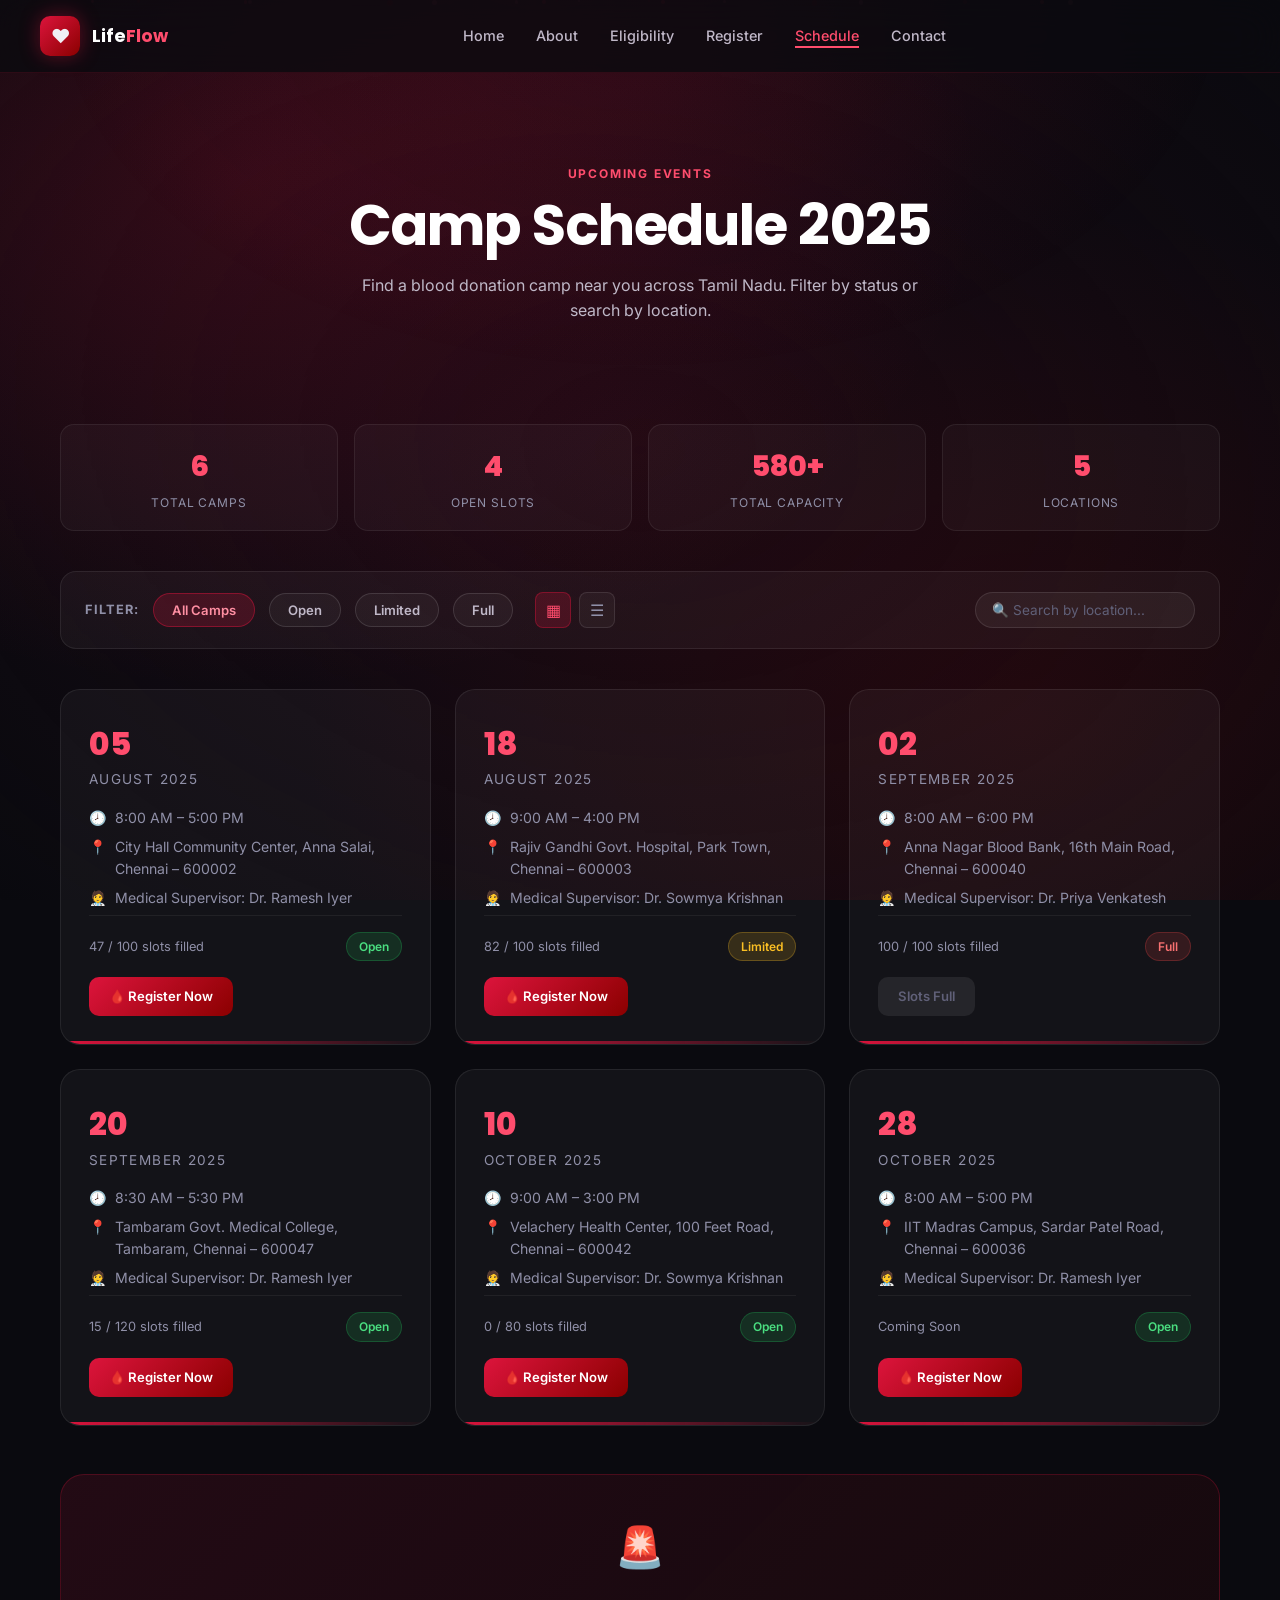
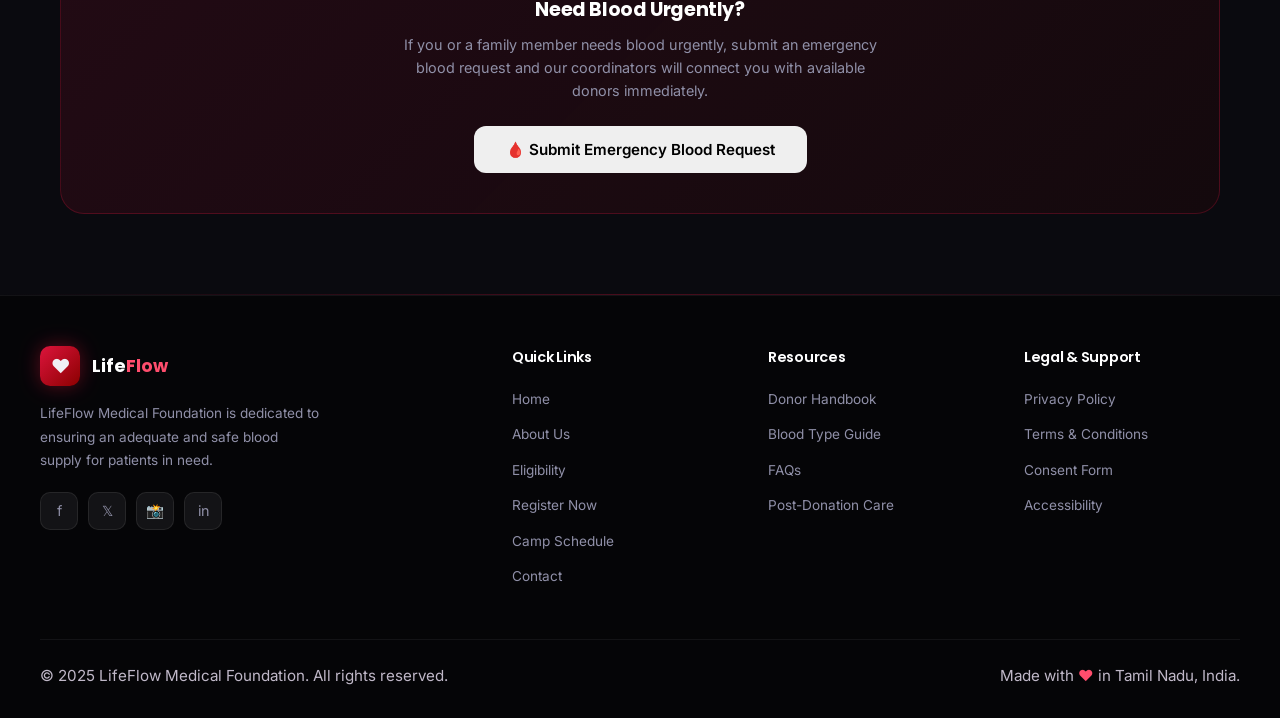
<file: blood_donate_fixed/schedule.html>
<!DOCTYPE html>
<html lang="en">
<head>
  <meta charset="UTF-8" />
  <meta name="viewport" content="width=device-width, initial-scale=1.0" />
  <meta name="description" content="View all upcoming LifeFlow Blood Donation Camp schedules across Tamil Nadu. Find a camp near you and book your slot." />
  <title>LifeFlow – Schedule | Blood Donation Camp</title>
  <link rel="preconnect" href="https://fonts.googleapis.com" />
  <link rel="preconnect" href="https://fonts.gstatic.com" crossorigin />
  <link href="https://fonts.googleapis.com/css2?family=Inter:wght@300;400;500;600;700;800&family=Poppins:wght@600;700;800;900&display=swap" rel="stylesheet" />
  <link rel="stylesheet" href="styles.css" />
  <style>
    /* Internal CSS – Schedule page */
    .page-hero {
      padding: 160px 20px 80px;
      text-align: center;
      background: radial-gradient(ellipse at 50% 0%, rgba(220,20,60,0.12) 0%, transparent 65%);
    }
    .page-hero h1 { color: #fff; margin-bottom: 16px; }
    .page-hero p  { max-width: 580px; margin: 0 auto; font-size: 1rem; }

    /* Filter Bar */
    .filter-bar {
      display: flex;
      align-items: center;
      gap: 14px;
      flex-wrap: wrap;
      margin-bottom: 40px;
      padding: 20px 24px;
      background: rgba(255,255,255,0.04);
      border: 1px solid rgba(255,255,255,0.08);
      border-radius: 16px;
    }
    .filter-label {
      font-size: 0.8rem;
      font-weight: 700;
      color: #9090a8;
      text-transform: uppercase;
      letter-spacing: 0.08em;
      white-space: nowrap;
    }
    .filter-btn {
      padding: 8px 18px;
      border-radius: 20px;
      border: 1px solid rgba(255,255,255,0.12);
      background: rgba(255,255,255,0.04);
      color: #c0b8c8;
      font-size: 0.82rem;
      font-weight: 600;
      cursor: pointer;
      transition: all 0.3s ease;
    }
    .filter-btn:hover,
    .filter-btn.active {
      background: rgba(220,20,60,0.2);
      border-color: rgba(220,20,60,0.45);
      color: #ff8fa3;
    }
    .filter-search {
      margin-left: auto;
      padding: 9px 16px;
      background: rgba(255,255,255,0.05);
      border: 1px solid rgba(255,255,255,0.1);
      border-radius: 20px;
      color: #f0f0f5;
      font-size: 0.85rem;
      outline: none;
      width: 220px;
      transition: border-color 0.3s ease;
    }
    .filter-search:focus {
      border-color: rgba(220,20,60,0.4);
    }
    .filter-search::placeholder { color: #606078; }

    /* Camp list table view toggle */
    .view-toggle {
      display: flex;
      gap: 8px;
      margin-left: 8px;
    }
    .view-btn {
      width: 36px; height: 36px;
      border-radius: 8px;
      border: 1px solid rgba(255,255,255,0.1);
      background: rgba(255,255,255,0.04);
      color: #9090a8;
      cursor: pointer;
      font-size: 1rem;
      display: flex; align-items: center; justify-content: center;
      transition: all 0.3s ease;
    }
    .view-btn.active {
      background: rgba(220,20,60,0.2);
      border-color: rgba(220,20,60,0.4);
      color: #ff4d6d;
    }

    /* Enhanced schedule card */
    .schedule-card .camp-detail {
      display: flex;
      align-items: flex-start;
      gap: 8px;
      font-size: 0.88rem;
      color: #9090a8;
      margin-bottom: 6px;
    }
    .camp-register-btn {
      display: inline-flex;
      align-items: center;
      gap: 6px;
      margin-top: 16px;
      padding: 9px 20px;
      background: linear-gradient(135deg, #dc143c, #8b0000);
      color: #fff;
      border-radius: 10px;
      font-size: 0.82rem;
      font-weight: 600;
      border: none;
      cursor: pointer;
      text-decoration: none;
      transition: all 0.3s ease;
    }
    .camp-register-btn:hover {
      transform: translateY(-2px);
      box-shadow: 0 8px 20px rgba(220,20,60,0.4);
      color: #fff;
    }
    .camp-register-btn.disabled {
      background: rgba(255,255,255,0.08);
      color: #606078;
      cursor: not-allowed;
      box-shadow: none;
      transform: none;
    }

    /* List view */
    .schedule-list-view { display: none; }
    .schedule-list-item {
      background: rgba(255,255,255,0.04);
      border: 1px solid rgba(255,255,255,0.08);
      border-radius: 14px;
      padding: 20px 24px;
      margin-bottom: 12px;
      display: grid;
      grid-template-columns: 80px 1fr 1fr auto;
      gap: 20px;
      align-items: center;
      transition: all 0.3s ease;
    }
    .schedule-list-item:hover {
      border-color: rgba(220,20,60,0.25);
      background: rgba(255,255,255,0.06);
    }
    .list-date-col .list-day  { font-size: 1.6rem; font-weight: 800; color: #ff4d6d; font-family: 'Poppins', sans-serif; }
    .list-date-col .list-mon  { font-size: 0.72rem; color: #9090a8; text-transform: uppercase; letter-spacing: 0.08em; }
    .list-info h4             { color: #fff; font-size: 0.95rem; margin-bottom: 4px; }
    .list-info p              { color: #9090a8; font-size: 0.82rem; }
    .list-meta                { font-size: 0.82rem; color: #c0b8c8; }
    .list-meta p              { margin-bottom: 4px; }

    /* No results */
    .no-results {
      text-align: center;
      padding: 60px 20px;
      color: #9090a8;
      font-size: 0.95rem;
    }
    .no-results span { font-size: 3rem; display: block; margin-bottom: 12px; }

    /* Summary strip */
    .summary-strip {
      display: grid;
      grid-template-columns: repeat(4, 1fr);
      gap: 16px;
      margin-bottom: 40px;
    }
    .strip-item {
      background: rgba(255,255,255,0.03);
      border: 1px solid rgba(255,255,255,0.07);
      border-radius: 14px;
      padding: 18px 20px;
      text-align: center;
      transition: all 0.3s ease;
    }
    .strip-item:hover { border-color: rgba(220,20,60,0.25); }
    .strip-num   { font-size: 1.8rem; font-weight: 800; color: #ff4d6d; font-family: 'Poppins',sans-serif; }
    .strip-label { font-size: 0.75rem; color: #9090a8; margin-top: 4px; text-transform: uppercase; letter-spacing: 0.07em; }

    @media (max-width: 768px) {
      .summary-strip { grid-template-columns: 1fr 1fr; }
      .filter-search { width: 100%; }
      .schedule-list-item { grid-template-columns: 60px 1fr; }
      .list-meta, .schedule-list-item > a { display: none; }
    }
    @media (max-width: 480px) {
      .summary-strip { grid-template-columns: 1fr 1fr; }
    }
  </style>
</head>
<body>
  <div class="progress-bar" id="progressBar"></div>
  <div class="particles-container" id="particles"></div>

  <!-- ===== NAVBAR ===== -->
  <nav class="navbar" id="mainNavbar">
    <div class="nav-logo">
      <div class="nav-logo-icon">❤️</div>
      <div class="nav-logo-text">Life<span>Flow</span></div>
    </div>
    <ul class="nav-links" id="navLinks">
      <li><a href="index.html">Home</a></li>
      <li><a href="about.html">About</a></li>
      <li><a href="eligibility.html">Eligibility</a></li>
      <li><a href="register.html">Register</a></li>
      <li><a href="schedule.html" class="nav-active">Schedule</a></li>
      <li><a href="contact.html">Contact</a></li>
    </ul>
    <div class="hamburger" id="hamburgerBtn">
      <span></span><span></span><span></span>
    </div>
  </nav>

  <!-- ===== PAGE HERO ===== -->
  <div class="page-hero">
    <span class="section-tag">Upcoming Events</span>
    <h1>Camp Schedule 2025</h1>
    <p>Find a blood donation camp near you across Tamil Nadu. Filter by status or search by location.</p>
  </div>

  <main>
    <section class="section" style="padding-top: 20px;">

      <!-- Summary Strip -->
      <div class="summary-strip">
        <div class="strip-item">
          <div class="strip-num">6</div>
          <div class="strip-label">Total Camps</div>
        </div>
        <div class="strip-item">
          <div class="strip-num">4</div>
          <div class="strip-label">Open Slots</div>
        </div>
        <div class="strip-item">
          <div class="strip-num">580+</div>
          <div class="strip-label">Total Capacity</div>
        </div>
        <div class="strip-item">
          <div class="strip-num">5</div>
          <div class="strip-label">Locations</div>
        </div>
      </div>

      <!-- Filter Bar -->
      <div class="filter-bar">
        <span class="filter-label">Filter:</span>
        <button class="filter-btn active" data-filter="all">All Camps</button>
        <button class="filter-btn" data-filter="open">Open</button>
        <button class="filter-btn" data-filter="limited">Limited</button>
        <button class="filter-btn" data-filter="full">Full</button>

        <div class="view-toggle">
          <button class="view-btn active" id="gridViewBtn" title="Grid view">▦</button>
          <button class="view-btn"        id="listViewBtn" title="List view">☰</button>
        </div>

        <input type="search" class="filter-search" id="campSearch"
               placeholder="🔍 Search by location..." />
      </div>

      <!-- ===== GRID VIEW ===== -->
      <div class="schedule-grid" id="scheduleGrid">

        <!-- Camp 1 — Open -->
        <div class="schedule-card" data-status="open" data-location="city hall community center anna salai chennai">
          <div class="schedule-date">05</div>
          <div class="schedule-month">August 2025</div>
          <div class="camp-detail"><span>🕗</span><span>8:00 AM – 5:00 PM</span></div>
          <div class="camp-detail"><span>📍</span><span>City Hall Community Center, Anna Salai, Chennai – 600002</span></div>
          <div class="camp-detail"><span>🧑‍⚕️</span><span>Medical Supervisor: Dr. Ramesh Iyer</span></div>
          <div class="schedule-slots">
            <span class="slots-count">47 / 100 slots filled</span>
            <span class="slots-badge slots-open">Open</span>
          </div>
          <a href="register.html" class="camp-register-btn">🩸 Register Now</a>
        </div>

        <!-- Camp 2 — Limited -->
        <div class="schedule-card" data-status="limited" data-location="rajiv gandhi government hospital park town chennai">
          <div class="schedule-date">18</div>
          <div class="schedule-month">August 2025</div>
          <div class="camp-detail"><span>🕗</span><span>9:00 AM – 4:00 PM</span></div>
          <div class="camp-detail"><span>📍</span><span>Rajiv Gandhi Govt. Hospital, Park Town, Chennai – 600003</span></div>
          <div class="camp-detail"><span>🧑‍⚕️</span><span>Medical Supervisor: Dr. Sowmya Krishnan</span></div>
          <div class="schedule-slots">
            <span class="slots-count">82 / 100 slots filled</span>
            <span class="slots-badge slots-limited">Limited</span>
          </div>
          <a href="register.html" class="camp-register-btn">🩸 Register Now</a>
        </div>

        <!-- Camp 3 — Full -->
        <div class="schedule-card" data-status="full" data-location="anna nagar blood bank 16th main road chennai">
          <div class="schedule-date">02</div>
          <div class="schedule-month">September 2025</div>
          <div class="camp-detail"><span>🕗</span><span>8:00 AM – 6:00 PM</span></div>
          <div class="camp-detail"><span>📍</span><span>Anna Nagar Blood Bank, 16th Main Road, Chennai – 600040</span></div>
          <div class="camp-detail"><span>🧑‍⚕️</span><span>Medical Supervisor: Dr. Priya Venkatesh</span></div>
          <div class="schedule-slots">
            <span class="slots-count">100 / 100 slots filled</span>
            <span class="slots-badge slots-full">Full</span>
          </div>
          <a class="camp-register-btn disabled">Slots Full</a>
        </div>

        <!-- Camp 4 — Open -->
        <div class="schedule-card" data-status="open" data-location="tambaram government medical college chennai">
          <div class="schedule-date">20</div>
          <div class="schedule-month">September 2025</div>
          <div class="camp-detail"><span>🕗</span><span>8:30 AM – 5:30 PM</span></div>
          <div class="camp-detail"><span>📍</span><span>Tambaram Govt. Medical College, Tambaram, Chennai – 600047</span></div>
          <div class="camp-detail"><span>🧑‍⚕️</span><span>Medical Supervisor: Dr. Ramesh Iyer</span></div>
          <div class="schedule-slots">
            <span class="slots-count">15 / 120 slots filled</span>
            <span class="slots-badge slots-open">Open</span>
          </div>
          <a href="register.html" class="camp-register-btn">🩸 Register Now</a>
        </div>

        <!-- Camp 5 — Open -->
        <div class="schedule-card" data-status="open" data-location="velachery health center 100 feet road chennai">
          <div class="schedule-date">10</div>
          <div class="schedule-month">October 2025</div>
          <div class="camp-detail"><span>🕗</span><span>9:00 AM – 3:00 PM</span></div>
          <div class="camp-detail"><span>📍</span><span>Velachery Health Center, 100 Feet Road, Chennai – 600042</span></div>
          <div class="camp-detail"><span>🧑‍⚕️</span><span>Medical Supervisor: Dr. Sowmya Krishnan</span></div>
          <div class="schedule-slots">
            <span class="slots-count">0 / 80 slots filled</span>
            <span class="slots-badge slots-open">Open</span>
          </div>
          <a href="register.html" class="camp-register-btn">🩸 Register Now</a>
        </div>

        <!-- Camp 6 — Open -->
        <div class="schedule-card" data-status="open" data-location="iit madras campus sardar patel road chennai">
          <div class="schedule-date">28</div>
          <div class="schedule-month">October 2025</div>
          <div class="camp-detail"><span>🕗</span><span>8:00 AM – 5:00 PM</span></div>
          <div class="camp-detail"><span>📍</span><span>IIT Madras Campus, Sardar Patel Road, Chennai – 600036</span></div>
          <div class="camp-detail"><span>🧑‍⚕️</span><span>Medical Supervisor: Dr. Ramesh Iyer</span></div>
          <div class="schedule-slots">
            <span class="slots-count">Coming Soon</span>
            <span class="slots-badge slots-open">Open</span>
          </div>
          <a href="register.html" class="camp-register-btn">🩸 Register Now</a>
        </div>

      </div><!-- /#scheduleGrid -->

      <!-- ===== LIST VIEW ===== -->
      <div class="schedule-list-view" id="scheduleList">

        <div class="schedule-list-item" data-status="open" data-location="city hall community center anna salai chennai">
          <div class="list-date-col">
            <div class="list-day">05</div>
            <div class="list-mon">Aug 2025</div>
          </div>
          <div class="list-info">
            <h4>City Hall Community Center</h4>
            <p>Anna Salai, Chennai – 600002</p>
          </div>
          <div class="list-meta">
            <p>🕗 8:00 AM – 5:00 PM</p>
            <p>👥 47 / 100 filled</p>
          </div>
          <a href="register.html" class="camp-register-btn" style="margin-top:0;">Register →</a>
        </div>

        <div class="schedule-list-item" data-status="limited" data-location="rajiv gandhi government hospital park town chennai">
          <div class="list-date-col">
            <div class="list-day">18</div>
            <div class="list-mon">Aug 2025</div>
          </div>
          <div class="list-info">
            <h4>Rajiv Gandhi Govt. Hospital</h4>
            <p>Park Town, Chennai – 600003</p>
          </div>
          <div class="list-meta">
            <p>🕗 9:00 AM – 4:00 PM</p>
            <p>👥 82 / 100 filled</p>
          </div>
          <a href="register.html" class="camp-register-btn" style="margin-top:0;">Register →</a>
        </div>

        <div class="schedule-list-item" data-status="full" data-location="anna nagar blood bank 16th main road chennai">
          <div class="list-date-col">
            <div class="list-day">02</div>
            <div class="list-mon">Sep 2025</div>
          </div>
          <div class="list-info">
            <h4>Anna Nagar Blood Bank</h4>
            <p>16th Main Road, Chennai – 600040</p>
          </div>
          <div class="list-meta">
            <p>🕗 8:00 AM – 6:00 PM</p>
            <p>👥 100 / 100 filled</p>
          </div>
          <a class="camp-register-btn disabled" style="margin-top:0;">Full</a>
        </div>

        <div class="schedule-list-item" data-status="open" data-location="tambaram government medical college chennai">
          <div class="list-date-col">
            <div class="list-day">20</div>
            <div class="list-mon">Sep 2025</div>
          </div>
          <div class="list-info">
            <h4>Tambaram Govt. Medical College</h4>
            <p>Tambaram, Chennai – 600047</p>
          </div>
          <div class="list-meta">
            <p>🕗 8:30 AM – 5:30 PM</p>
            <p>👥 15 / 120 filled</p>
          </div>
          <a href="register.html" class="camp-register-btn" style="margin-top:0;">Register →</a>
        </div>

        <div class="schedule-list-item" data-status="open" data-location="velachery health center 100 feet road chennai">
          <div class="list-date-col">
            <div class="list-day">10</div>
            <div class="list-mon">Oct 2025</div>
          </div>
          <div class="list-info">
            <h4>Velachery Health Center</h4>
            <p>100 Feet Road, Chennai – 600042</p>
          </div>
          <div class="list-meta">
            <p>🕗 9:00 AM – 3:00 PM</p>
            <p>👥 0 / 80 filled</p>
          </div>
          <a href="register.html" class="camp-register-btn" style="margin-top:0;">Register →</a>
        </div>

        <div class="schedule-list-item" data-status="open" data-location="iit madras campus sardar patel road chennai">
          <div class="list-date-col">
            <div class="list-day">28</div>
            <div class="list-mon">Oct 2025</div>
          </div>
          <div class="list-info">
            <h4>IIT Madras Campus</h4>
            <p>Sardar Patel Road, Chennai – 600036</p>
          </div>
          <div class="list-meta">
            <p>🕗 8:00 AM – 5:00 PM</p>
            <p>👥 Coming Soon</p>
          </div>
          <a href="register.html" class="camp-register-btn" style="margin-top:0;">Register →</a>
        </div>

      </div><!-- /#scheduleList -->

      <!-- No Results Message -->
      <div class="no-results" id="noResults" style="display:none;">
        <span>🔍</span>
        No camps match your search or filter. Try a different keyword or remove the filter.
      </div>

      <!-- Emergency Blood Request CTA -->
      <div style="text-align:center;margin-top:48px;padding:40px 24px;background:linear-gradient(135deg,rgba(220,20,60,0.12),rgba(139,0,0,0.08));border:1px solid rgba(220,20,60,0.25);border-radius:24px;">
        <div style="font-size:2.5rem;margin-bottom:16px;">🚨</div>
        <h3 style="color:#fff;margin-bottom:8px;font-size:1.2rem;">Need Blood Urgently?</h3>
        <p style="color:#9090a8;font-size:0.9rem;margin-bottom:24px;max-width:480px;margin-left:auto;margin-right:auto;">If you or a family member needs blood urgently, submit an emergency blood request and our coordinators will connect you with available donors immediately.</p>
        <button class="btn" id="openBloodRequestBtn" style="font-size:0.95rem;padding:14px 32px;">🩸 Submit Emergency Blood Request</button>
      </div>

    </section>
  </main>

  <div class="page-divider"></div>

  <!-- ===== FOOTER ===== -->
  <footer>
    <div class="footer-grid">
      <div class="footer-brand">
        <div class="nav-logo"><div class="nav-logo-icon">❤️</div><div class="nav-logo-text">Life<span>Flow</span></div></div>
        <p>LifeFlow Medical Foundation is dedicated to ensuring an adequate and safe blood supply for patients in need.</p>
        <div class="footer-social">
          <a href="#" class="social-btn">f</a><a href="#" class="social-btn">𝕏</a>
          <a href="#" class="social-btn">📸</a><a href="#" class="social-btn">in</a>
        </div>
      </div>
      <div class="footer-col">
        <h4>Quick Links</h4>
        <ul class="footer-links">
          <li><a href="index.html">Home</a></li><li><a href="about.html">About Us</a></li>
          <li><a href="eligibility.html">Eligibility</a></li><li><a href="register.html">Register Now</a></li>
          <li><a href="schedule.html">Camp Schedule</a></li><li><a href="contact.html">Contact</a></li>
        </ul>
      </div>
      <div class="footer-col">
        <h4>Resources</h4>
        <ul class="footer-links">
          <li><a href="eligibility.html">Donor Handbook</a></li><li><a href="eligibility.html">Blood Type Guide</a></li>
          <li><a href="contact.html#faq">FAQs</a></li><li><a href="eligibility.html">Post-Donation Care</a></li>
        </ul>
      </div>
      <div class="footer-col">
        <h4>Legal &amp; Support</h4>
        <ul class="footer-links">
          <li><a href="#">Privacy Policy</a></li><li><a href="#">Terms &amp; Conditions</a></li>
          <li><a href="#">Consent Form</a></li><li><a href="#">Accessibility</a></li>
        </ul>
      </div>
    </div>
    <div class="footer-bottom">
      <p>© 2025 LifeFlow Medical Foundation. All rights reserved.</p>
      <p>Made with <span style="color:#ff4d6d;">❤️</span> in Tamil Nadu, India.</p>
    </div>
  </footer>

  <script src="api.js"></script>
  <script src="shared.js"></script>
  <script>
    // ===== FILTER BUTTONS =====
    const filterBtns = document.querySelectorAll('.filter-btn');
    filterBtns.forEach(btn => {
      btn.addEventListener('click', function() {
        filterBtns.forEach(b => b.classList.remove('active'));
        this.classList.add('active');
        applyFilters();
      });
    });

    // ===== SEARCH =====
    document.getElementById('campSearch').addEventListener('input', applyFilters);

    function applyFilters() {
      const activeFilter = document.querySelector('.filter-btn.active').dataset.filter;
      const query = document.getElementById('campSearch').value.toLowerCase().trim();
      const isGrid = document.getElementById('scheduleGrid').style.display !== 'none';

      const gridCards = document.querySelectorAll('#scheduleGrid .schedule-card');
      const listItems = document.querySelectorAll('#scheduleList .schedule-list-item');

      let visibleCount = 0;

      function matchItem(el) {
        const statusMatch = activeFilter === 'all' || el.dataset.status === activeFilter;
        const searchMatch = !query || el.dataset.location.includes(query);
        return statusMatch && searchMatch;
      }

      gridCards.forEach(card => {
        const show = matchItem(card);
        card.style.display = show ? '' : 'none';
        if (show) visibleCount++;
      });
      listItems.forEach(item => {
        const show = matchItem(item);
        item.style.display = show ? '' : 'none';
      });

      document.getElementById('noResults').style.display = visibleCount === 0 ? 'block' : 'none';
    }

    // ===== VIEW TOGGLE =====
    const gridViewBtn = document.getElementById('gridViewBtn');
    const listViewBtn = document.getElementById('listViewBtn');
    const grid = document.getElementById('scheduleGrid');
    const list = document.getElementById('scheduleList');

    gridViewBtn.addEventListener('click', function() {
      grid.style.display = ''; list.style.display = 'none';
      gridViewBtn.classList.add('active'); listViewBtn.classList.remove('active');
    });
    listViewBtn.addEventListener('click', function() {
      grid.style.display = 'none'; list.style.display = 'block';
      listViewBtn.classList.add('active'); gridViewBtn.classList.remove('active');
    });
  </script>

  <!-- ===== EMERGENCY BLOOD REQUEST MODAL ===== -->
  <div id="bloodRequestModal" style="display:none;position:fixed;inset:0;background:rgba(0,0,0,0.85);backdrop-filter:blur(10px);z-index:9999;align-items:center;justify-content:center;padding:20px;">
    <div style="background:linear-gradient(145deg,#1a1a2e,#0f0f1a);border:1px solid rgba(220,20,60,0.3);border-radius:24px;padding:40px;max-width:560px;width:100%;max-height:90vh;overflow-y:auto;animation:brModalIn 0.35s ease;">
      <div style="display:flex;align-items:center;justify-content:space-between;margin-bottom:28px;">
        <div>
          <div style="font-size:0.7rem;font-weight:700;letter-spacing:0.12em;text-transform:uppercase;color:#ff4d6d;margin-bottom:6px;">Urgent</div>
          <h2 style="color:#fff;font-size:1.4rem;margin:0;">Emergency Blood Request</h2>
        </div>
        <button id="closeBloodRequestBtn" style="background:rgba(255,255,255,0.06);border:1px solid rgba(255,255,255,0.1);border-radius:10px;color:#9090a8;font-size:1.2rem;width:38px;height:38px;cursor:pointer;display:flex;align-items:center;justify-content:center;">✕</button>
      </div>

      <div id="brSuccess" style="display:none;text-align:center;padding:30px 0;">
        <div style="font-size:3rem;margin-bottom:16px;">✅</div>
        <h3 style="color:#4ade80;margin-bottom:12px;">Request Submitted!</h3>
        <p style="color:#9090a8;font-size:0.9rem;" id="brSuccessMsg"></p>
        <button onclick="document.getElementById('bloodRequestModal').style.display='none'" style="margin-top:20px;padding:12px 28px;background:linear-gradient(135deg,#dc143c,#8b0000);color:#fff;border:none;border-radius:12px;font-weight:700;cursor:pointer;font-size:0.9rem;">Close</button>
      </div>

      <form id="bloodRequestForm" novalidate>
        <div id="brError" style="display:none;background:rgba(220,20,60,0.1);border:1px solid rgba(220,20,60,0.3);border-radius:10px;padding:12px 16px;color:#ff8fa3;font-size:0.85rem;margin-bottom:20px;"></div>

        <div style="display:grid;grid-template-columns:1fr 1fr;gap:16px;margin-bottom:16px;">
          <div>
            <label style="display:block;font-size:0.75rem;font-weight:600;color:#a0a0b8;margin-bottom:6px;text-transform:uppercase;letter-spacing:0.06em;">Patient Name <span style="color:#ff4d6d;">*</span></label>
            <input type="text" id="br_patientName" required placeholder="Full name of patient"
              style="width:100%;padding:11px 14px;background:rgba(255,255,255,0.06);border:1px solid rgba(255,255,255,0.12);border-radius:10px;color:#f0f0f5;font-size:0.9rem;outline:none;font-family:Inter,sans-serif;" />
          </div>
          <div>
            <label style="display:block;font-size:0.75rem;font-weight:600;color:#a0a0b8;margin-bottom:6px;text-transform:uppercase;letter-spacing:0.06em;">Your Name <span style="color:#ff4d6d;">*</span></label>
            <input type="text" id="br_requesterName" required placeholder="Your full name"
              style="width:100%;padding:11px 14px;background:rgba(255,255,255,0.06);border:1px solid rgba(255,255,255,0.12);border-radius:10px;color:#f0f0f5;font-size:0.9rem;outline:none;font-family:Inter,sans-serif;" />
          </div>
        </div>

        <div style="display:grid;grid-template-columns:1fr 1fr;gap:16px;margin-bottom:16px;">
          <div>
            <label style="display:block;font-size:0.75rem;font-weight:600;color:#a0a0b8;margin-bottom:6px;text-transform:uppercase;letter-spacing:0.06em;">Contact Phone <span style="color:#ff4d6d;">*</span></label>
            <input type="tel" id="br_contactPhone" required placeholder="+91 98765 43210"
              style="width:100%;padding:11px 14px;background:rgba(255,255,255,0.06);border:1px solid rgba(255,255,255,0.12);border-radius:10px;color:#f0f0f5;font-size:0.9rem;outline:none;font-family:Inter,sans-serif;" />
          </div>
          <div>
            <label style="display:block;font-size:0.75rem;font-weight:600;color:#a0a0b8;margin-bottom:6px;text-transform:uppercase;letter-spacing:0.06em;">Contact Email</label>
            <input type="email" id="br_contactEmail" placeholder="optional@email.com"
              style="width:100%;padding:11px 14px;background:rgba(255,255,255,0.06);border:1px solid rgba(255,255,255,0.12);border-radius:10px;color:#f0f0f5;font-size:0.9rem;outline:none;font-family:Inter,sans-serif;" />
          </div>
        </div>

        <div style="display:grid;grid-template-columns:1fr 1fr 1fr;gap:16px;margin-bottom:16px;">
          <div>
            <label style="display:block;font-size:0.75rem;font-weight:600;color:#a0a0b8;margin-bottom:6px;text-transform:uppercase;letter-spacing:0.06em;">Blood Group <span style="color:#ff4d6d;">*</span></label>
            <select id="br_bloodGroup" required
              style="width:100%;padding:11px 14px;background:rgba(255,255,255,0.06);border:1px solid rgba(255,255,255,0.12);border-radius:10px;color:#f0f0f5;font-size:0.9rem;outline:none;font-family:Inter,sans-serif;">
              <option value="" disabled selected>Select</option>
              <option>A+</option><option>A-</option>
              <option>B+</option><option>B-</option>
              <option>O+</option><option>O-</option>
              <option>AB+</option><option>AB-</option>
            </select>
          </div>
          <div>
            <label style="display:block;font-size:0.75rem;font-weight:600;color:#a0a0b8;margin-bottom:6px;text-transform:uppercase;letter-spacing:0.06em;">Units Needed <span style="color:#ff4d6d;">*</span></label>
            <input type="number" id="br_unitsRequired" required min="1" max="20" value="1" placeholder="e.g. 2"
              style="width:100%;padding:11px 14px;background:rgba(255,255,255,0.06);border:1px solid rgba(255,255,255,0.12);border-radius:10px;color:#f0f0f5;font-size:0.9rem;outline:none;font-family:Inter,sans-serif;" />
          </div>
          <div>
            <label style="display:block;font-size:0.75rem;font-weight:600;color:#a0a0b8;margin-bottom:6px;text-transform:uppercase;letter-spacing:0.06em;">Urgency <span style="color:#ff4d6d;">*</span></label>
            <select id="br_urgency" required
              style="width:100%;padding:11px 14px;background:rgba(255,255,255,0.06);border:1px solid rgba(255,255,255,0.12);border-radius:10px;color:#f0f0f5;font-size:0.9rem;outline:none;font-family:Inter,sans-serif;">
              <option value="normal">Normal</option>
              <option value="urgent">Urgent</option>
              <option value="critical" selected>Critical 🚨</option>
            </select>
          </div>
        </div>

        <div style="display:grid;grid-template-columns:1.3fr 1fr;gap:16px;margin-bottom:16px;">
          <div>
            <label style="display:block;font-size:0.75rem;font-weight:600;color:#a0a0b8;margin-bottom:6px;text-transform:uppercase;letter-spacing:0.06em;">Hospital Name <span style="color:#ff4d6d;">*</span></label>
            <input type="text" id="br_hospitalName" required placeholder="Name of hospital"
              style="width:100%;padding:11px 14px;background:rgba(255,255,255,0.06);border:1px solid rgba(255,255,255,0.12);border-radius:10px;color:#f0f0f5;font-size:0.9rem;outline:none;font-family:Inter,sans-serif;" />
          </div>
          <div>
            <label style="display:block;font-size:0.75rem;font-weight:600;color:#a0a0b8;margin-bottom:6px;text-transform:uppercase;letter-spacing:0.06em;">City <span style="color:#ff4d6d;">*</span></label>
            <input type="text" id="br_hospitalCity" required placeholder="e.g. Chennai"
              style="width:100%;padding:11px 14px;background:rgba(255,255,255,0.06);border:1px solid rgba(255,255,255,0.12);border-radius:10px;color:#f0f0f5;font-size:0.9rem;outline:none;font-family:Inter,sans-serif;" />
          </div>
        </div>

        <div style="margin-bottom:24px;">
          <label style="display:block;font-size:0.75rem;font-weight:600;color:#a0a0b8;margin-bottom:6px;text-transform:uppercase;letter-spacing:0.06em;">Reason / Additional Info</label>
          <textarea id="br_reason" rows="3" placeholder="Medical condition, surgery details, or any other relevant information..."
            style="width:100%;padding:11px 14px;background:rgba(255,255,255,0.06);border:1px solid rgba(255,255,255,0.12);border-radius:10px;color:#f0f0f5;font-size:0.9rem;outline:none;font-family:Inter,sans-serif;resize:vertical;"></textarea>
        </div>

        <button type="submit" id="brSubmitBtn"
          style="width:100%;padding:15px;background:linear-gradient(135deg,#dc143c,#8b0000);color:#fff;border:none;border-radius:13px;font-size:1rem;font-weight:700;cursor:pointer;font-family:Inter,sans-serif;box-shadow:0 8px 24px rgba(220,20,60,0.4);transition:all 0.3s ease;">
          🩸 Submit Blood Request
        </button>
      </form>
    </div>
  </div>

  <style>
    @keyframes brModalIn {
      from { opacity:0; transform:scale(0.92) translateY(20px); }
      to   { opacity:1; transform:scale(1) translateY(0); }
    }
    #bloodRequestModal input:focus,
    #bloodRequestModal select:focus,
    #bloodRequestModal textarea:focus {
      border-color: #dc143c !important;
      background: rgba(220,20,60,0.08) !important;
      box-shadow: 0 0 0 3px rgba(220,20,60,0.15) !important;
    }
  </style>

  <script>
    // ===== BLOOD REQUEST MODAL =====
    const brModal = document.getElementById('bloodRequestModal');

    document.getElementById('openBloodRequestBtn').addEventListener('click', function() {
      brModal.style.display = 'flex';
      document.getElementById('brError').style.display = 'none';
      document.getElementById('brSuccess').style.display = 'none';
      document.getElementById('bloodRequestForm').style.display = '';
      document.getElementById('bloodRequestForm').reset();
    });
    document.getElementById('closeBloodRequestBtn').addEventListener('click', function() {
      brModal.style.display = 'none';
    });
    brModal.addEventListener('click', function(e) {
      if (e.target === brModal) brModal.style.display = 'none';
    });

    document.getElementById('bloodRequestForm').addEventListener('submit', async function(e) {
      e.preventDefault();
      const errEl = document.getElementById('brError');
      errEl.style.display = 'none';

      const payload = {
        patientName:   document.getElementById('br_patientName').value.trim(),
        requesterName: document.getElementById('br_requesterName').value.trim(),
        contactPhone:  document.getElementById('br_contactPhone').value.trim(),
        contactEmail:  document.getElementById('br_contactEmail').value.trim(),
        bloodGroup:    document.getElementById('br_bloodGroup').value,
        unitsRequired: parseInt(document.getElementById('br_unitsRequired').value) || 1,
        hospitalName:  document.getElementById('br_hospitalName').value.trim(),
        hospitalCity:  document.getElementById('br_hospitalCity').value.trim(),
        urgency:       document.getElementById('br_urgency').value,
        reason:        document.getElementById('br_reason').value.trim()
      };

      // Client-side validation
      const required = ['patientName','requesterName','contactPhone','bloodGroup','hospitalName','hospitalCity'];
      const missing  = required.filter(k => !payload[k]);
      if (missing.length) {
        errEl.textContent = '⚠️ Please fill in all required fields.';
        errEl.style.display = 'block';
        return;
      }

      const btn = document.getElementById('brSubmitBtn');
      btn.textContent = '⏳ Submitting...';
      btn.disabled = true;

      try {
        const res  = await fetch(API_BASE + '/api/requests', {
          method:  'POST',
          headers: { 'Content-Type': 'application/json' },
          body:    JSON.stringify(payload)
        });
        const data = await res.json();

        if (data.success) {
          document.getElementById('bloodRequestForm').style.display = 'none';
          const successEl = document.getElementById('brSuccess');
          document.getElementById('brSuccessMsg').innerHTML =
            'Request #' + data.requestId + ' submitted successfully.<br/><br/>' +
            'Our team will contact you at <strong>' + (payload.contactPhone || payload.contactEmail) + '</strong> within 30 minutes.';
          successEl.style.display = 'block';
        } else {
          errEl.textContent = '❌ ' + (data.message || 'Submission failed. Please try again.');
          errEl.style.display = 'block';
        }
      } catch (err) {
        errEl.textContent = '❌ Cannot reach the server. Please call our 24×7 helpline: +91 1800-200-25663';
        errEl.style.display = 'block';
      } finally {
        btn.textContent = '🩸 Submit Blood Request';
        btn.disabled = false;
      }
    });
  </script>
</body>
</html>
</file>
<file: blood_donate_fixed/styles.css>
/* ============================================
   BLOOD DONATION CAMP - EXTERNAL CSS FILE
   styles.css
   ============================================ */

/* --- Universal Selector & CSS Reset --- */
* {
  margin: 0;
  padding: 0;
  box-sizing: border-box;
}

/* --- Element Selector --- */
html {
  scroll-behavior: smooth;
  font-size: 16px;
}

body {
  font-family: 'Inter', 'Segoe UI', sans-serif;
  background: #0a0a0f;
  color: #f0f0f5;
  min-height: 100vh;
  overflow-x: hidden;
  line-height: 1.6;
}

/* --- Animated Background --- */
body::before {
  content: '';
  position: fixed;
  top: 0;
  left: 0;
  width: 100%;
  height: 100%;
  background:
    radial-gradient(ellipse at 20% 20%, rgba(220, 20, 60, 0.18) 0%, transparent 50%),
    radial-gradient(ellipse at 80% 80%, rgba(139, 0, 0, 0.15) 0%, transparent 50%),
    radial-gradient(ellipse at 50% 50%, rgba(25, 10, 20, 0.9) 0%, transparent 100%);
  z-index: -1;
}

/* --- Heading Elements --- */
h1, h2, h3, h4, h5, h6 {
  font-family: 'Poppins', 'Inter', sans-serif;
  font-weight: 700;
  letter-spacing: -0.02em;
}

h1 {
  font-size: clamp(2rem, 5vw, 3.5rem);
  line-height: 1.1;
}

h2 {
  font-size: clamp(1.4rem, 3vw, 2rem);
}

h3 {
  font-size: clamp(1.1rem, 2.5vw, 1.4rem);
}

p {
  color: #c0b8c8;
  font-size: 0.95rem;
}

a {
  text-decoration: none;
  color: #ff4d6d;
  transition: color 0.3s ease;
}

a:hover {
  color: #ff8fa3;
}

img {
  max-width: 100%;
  display: block;
}

/* --- Grouping Selector --- */
input, select, textarea, button {
  font-family: 'Inter', sans-serif;
  font-size: 0.95rem;
}

/* ============================================
   HEADER / HERO SECTION
   ============================================ */
.site-header {
  position: relative;
  padding: 0;
  overflow: hidden;
}

/* --- Class Selector --- */
.hero-section {
  min-height: 100vh;
  display: flex;
  flex-direction: column;
  align-items: center;
  justify-content: center;
  text-align: center;
  padding: 120px 20px 60px;
  position: relative;
}

.hero-badge {
  display: inline-flex;
  align-items: center;
  gap: 8px;
  background: rgba(220, 20, 60, 0.15);
  border: 1px solid rgba(220, 20, 60, 0.4);
  border-radius: 50px;
  padding: 8px 20px;
  font-size: 0.8rem;
  font-weight: 600;
  color: #ff6b8a;
  letter-spacing: 0.1em;
  text-transform: uppercase;
  margin-bottom: 24px;
  animation: fadeSlideDown 0.8s ease forwards;
}

.hero-badge .pulse-dot {
  width: 8px;
  height: 8px;
  background: #ff4d6d;
  border-radius: 50%;
  animation: pulse 1.5s infinite;
}

.hero-title {
  background: linear-gradient(135deg, #ffffff 0%, #ff8fa3 40%, #dc143c 80%);
  -webkit-background-clip: text;
  -webkit-text-fill-color: transparent;
  background-clip: text;
  margin-bottom: 20px;
  animation: fadeSlideDown 0.9s ease 0.1s both;
}

.hero-subtitle {
  font-size: clamp(1rem, 2.5vw, 1.2rem);
  color: #c0b8c8;
  max-width: 600px;
  margin: 0 auto 40px;
  animation: fadeSlideDown 1s ease 0.2s both;
}

.hero-stats {
  display: flex;
  gap: 40px;
  justify-content: center;
  flex-wrap: wrap;
  margin-bottom: 50px;
  animation: fadeSlideDown 1.1s ease 0.3s both;
}

.stat-item {
  text-align: center;
}

.stat-number {
  font-size: 2.2rem;
  font-weight: 800;
  color: #ff4d6d;
  font-family: 'Poppins', sans-serif;
  display: block;
}

.stat-label {
  font-size: 0.8rem;
  color: #9090a8;
  text-transform: uppercase;
  letter-spacing: 0.08em;
}

.hero-cta {
  display: flex;
  gap: 16px;
  justify-content: center;
  flex-wrap: wrap;
  animation: fadeSlideDown 1.2s ease 0.4s both;
}

/* ============================================
   NAVIGATION BAR
   ============================================ */
.navbar {
  position: fixed;
  top: 0;
  left: 0;
  width: 100%;
  z-index: 1000;
  padding: 16px 40px;
  display: flex;
  align-items: center;
  justify-content: space-between;
  background: rgba(10, 10, 15, 0.8);
  backdrop-filter: blur(20px);
  -webkit-backdrop-filter: blur(20px);
  border-bottom: 1px solid rgba(220, 20, 60, 0.15);
  transition: all 0.3s ease;
}

.nav-logo {
  display: flex;
  align-items: center;
  gap: 12px;
}

.nav-logo-icon {
  width: 40px;
  height: 40px;
  background: linear-gradient(135deg, #dc143c, #8b0000);
  border-radius: 10px;
  display: flex;
  align-items: center;
  justify-content: center;
  font-size: 1.2rem;
  box-shadow: 0 0 20px rgba(220, 20, 60, 0.4);
}

.nav-logo-text {
  font-family: 'Poppins', sans-serif;
  font-weight: 700;
  font-size: 1.1rem;
  color: #fff;
}

.nav-logo-text span {
  color: #ff4d6d;
}

.nav-links {
  display: flex;
  gap: 32px;
  list-style: none;
}

.nav-links a {
  color: #c0b8c8;
  font-size: 0.9rem;
  font-weight: 500;
  transition: color 0.3s ease;
  position: relative;
}

.nav-links a::after {
  content: '';
  position: absolute;
  bottom: -4px;
  left: 0;
  width: 0;
  height: 2px;
  background: #ff4d6d;
  transition: width 0.3s ease;
}

.nav-links a:hover,
.nav-links a.nav-active {
  color: #ff8fa3;
}

.nav-links a:hover::after,
.nav-links a.nav-active::after {
  width: 100%;
}

/* ============================================
   BUTTONS
   ============================================ */
.btn {
  display: inline-flex;
  align-items: center;
  gap: 8px;
  padding: 14px 28px;
  border-radius: 12px;
  font-weight: 600;
  font-size: 0.95rem;
  cursor: pointer;
  border: none;
  transition: all 0.3s ease;
  position: relative;
  overflow: hidden;
}

.btn::before {
  content: '';
  position: absolute;
  top: 50%;
  left: 50%;
  width: 0;
  height: 0;
  background: rgba(255, 255, 255, 0.1);
  border-radius: 50%;
  transform: translate(-50%, -50%);
  transition: width 0.4s ease, height 0.4s ease;
}

.btn:hover::before {
  width: 300px;
  height: 300px;
}

/* --- ID Selector --- */
#btn-primary {
  background: linear-gradient(135deg, #dc143c, #8b0000);
  color: #fff;
  box-shadow: 0 8px 30px rgba(220, 20, 60, 0.4);
}

#btn-primary:hover {
  transform: translateY(-2px);
  box-shadow: 0 12px 40px rgba(220, 20, 60, 0.6);
}

.btn-secondary {
  background: rgba(255, 255, 255, 0.05);
  color: #fff;
  border: 1px solid rgba(255, 255, 255, 0.15);
}

.btn-secondary:hover {
  background: rgba(255, 255, 255, 0.1);
  transform: translateY(-2px);
}

.btn-submit {
  background: linear-gradient(135deg, #dc143c, #8b0000);
  color: #fff;
  width: 100%;
  justify-content: center;
  padding: 16px;
  font-size: 1rem;
  border-radius: 14px;
  box-shadow: 0 8px 30px rgba(220, 20, 60, 0.4);
  cursor: pointer;
  border: none;
  margin-top: 10px;
}

.btn-submit:hover {
  transform: translateY(-3px);
  box-shadow: 0 15px 40px rgba(220, 20, 60, 0.6);
}

/* ============================================
   SECTION LAYOUT
   ============================================ */
.section {
  padding: 80px 20px;
  max-width: 1200px;
  margin: 0 auto;
}

.section-header {
  text-align: center;
  margin-bottom: 60px;
}

.section-tag {
  display: inline-block;
  font-size: 0.75rem;
  font-weight: 700;
  letter-spacing: 0.15em;
  text-transform: uppercase;
  color: #ff4d6d;
  margin-bottom: 12px;
}

.section-title {
  color: #fff;
  margin-bottom: 16px;
}

.section-desc {
  max-width: 500px;
  margin: 0 auto;
}

/* ============================================
   INFO CARDS
   ============================================ */
.info-grid {
  display: grid;
  grid-template-columns: repeat(auto-fit, minmax(260px, 1fr));
  gap: 24px;
  margin-bottom: 80px;
}

.info-card {
  background: rgba(255, 255, 255, 0.04);
  border: 1px solid rgba(255, 255, 255, 0.08);
  border-radius: 20px;
  padding: 32px 28px;
  transition: all 0.4s ease;
  position: relative;
  overflow: hidden;
}

.info-card::before {
  content: '';
  position: absolute;
  top: 0;
  left: 0;
  right: 0;
  height: 3px;
  background: linear-gradient(90deg, #dc143c, #ff6b8a);
  transform: scaleX(0);
  transform-origin: left;
  transition: transform 0.4s ease;
}

.info-card:hover {
  background: rgba(255, 255, 255, 0.07);
  border-color: rgba(220, 20, 60, 0.3);
  transform: translateY(-6px);
  box-shadow: 0 20px 50px rgba(0, 0, 0, 0.4);
}

.info-card:hover::before {
  transform: scaleX(1);
}

.card-icon {
  width: 54px;
  height: 54px;
  background: rgba(220, 20, 60, 0.15);
  border-radius: 14px;
  display: flex;
  align-items: center;
  justify-content: center;
  font-size: 1.5rem;
  margin-bottom: 20px;
  border: 1px solid rgba(220, 20, 60, 0.25);
}

.card-title {
  color: #fff;
  margin-bottom: 10px;
  font-size: 1.1rem;
}

.card-text {
  font-size: 0.875rem;
  line-height: 1.7;
}

/* ============================================
   ELIGIBILITY CHECKLIST
   ============================================ */
.eligibility-wrapper {
  display: grid;
  grid-template-columns: 1fr 1fr;
  gap: 40px;
  align-items: start;
}

.eligibility-list {
  list-style: none;
}

.eligibility-list li {
  display: flex;
  align-items: flex-start;
  gap: 14px;
  padding: 14px 0;
  border-bottom: 1px solid rgba(255, 255, 255, 0.06);
  font-size: 0.9rem;
  color: #c0b8c8;
}

.eligibility-list li:last-child {
  border-bottom: none;
}

.check-icon {
  width: 22px;
  height: 22px;
  border-radius: 50%;
  display: flex;
  align-items: center;
  justify-content: center;
  font-size: 0.7rem;
  flex-shrink: 0;
  margin-top: 1px;
}

.check-yes {
  background: rgba(34, 197, 94, 0.2);
  color: #4ade80;
  border: 1px solid rgba(34, 197, 94, 0.3);
}

.check-no {
  background: rgba(239, 68, 68, 0.2);
  color: #f87171;
  border: 1px solid rgba(239, 68, 68, 0.3);
}

.blood-type-grid {
  display: grid;
  grid-template-columns: repeat(4, 1fr);
  gap: 12px;
}

.blood-type-card {
  background: rgba(220, 20, 60, 0.1);
  border: 1px solid rgba(220, 20, 60, 0.25);
  border-radius: 14px;
  padding: 20px 10px;
  text-align: center;
  transition: all 0.3s ease;
  cursor: default;
}

.blood-type-card:hover {
  background: rgba(220, 20, 60, 0.2);
  transform: scale(1.05);
  box-shadow: 0 8px 24px rgba(220, 20, 60, 0.3);
}

.blood-type-symbol {
  font-size: 1.6rem;
  font-weight: 800;
  color: #ff4d6d;
  font-family: 'Poppins', sans-serif;
  display: block;
}

.blood-type-label {
  font-size: 0.7rem;
  color: #9090a8;
  margin-top: 4px;
}

/* ============================================
   REGISTRATION FORM
   ============================================ */
.form-section-bg {
  background: rgba(255, 255, 255, 0.02);
  border-top: 1px solid rgba(255, 255, 255, 0.06);
  border-bottom: 1px solid rgba(255, 255, 255, 0.06);
  padding: 80px 20px;
}

.registration-form {
  background: rgba(255, 255, 255, 0.04);
  border: 1px solid rgba(255, 255, 255, 0.09);
  border-radius: 28px;
  padding: 50px;
  max-width: 900px;
  margin: 0 auto;
  backdrop-filter: blur(10px);
  box-shadow: 0 40px 80px rgba(0, 0, 0, 0.5), 0 0 0 1px rgba(220, 20, 60, 0.08);
}

/* --- Form Step Tabs --- */
.form-steps {
  display: flex;
  gap: 0;
  margin-bottom: 40px;
  border-radius: 14px;
  overflow: hidden;
  background: rgba(0, 0, 0, 0.3);
  padding: 6px;
  gap: 4px;
}

.form-step-tab {
  flex: 1;
  text-align: center;
  padding: 12px 8px;
  border-radius: 10px;
  font-size: 0.8rem;
  font-weight: 600;
  color: #9090a8;
  cursor: pointer;
  transition: all 0.3s ease;
}

.form-step-tab.active {
  background: linear-gradient(135deg, #dc143c, #8b0000);
  color: #fff;
  box-shadow: 0 4px 15px rgba(220, 20, 60, 0.4);
}

/* --- Form Groups --- */
.form-group {
  margin-bottom: 22px;
}

.form-row {
  display: grid;
  grid-template-columns: 1fr 1fr;
  gap: 20px;
}

.form-row-3 {
  display: grid;
  grid-template-columns: 1fr 1fr 1fr;
  gap: 20px;
}

label {
  display: block;
  font-size: 0.8rem;
  font-weight: 600;
  color: #a0a0b8;
  margin-bottom: 8px;
  letter-spacing: 0.05em;
  text-transform: uppercase;
}

label span.required {
  color: #ff4d6d;
  margin-left: 2px;
}

/* --- Input Styles --- */
.form-control {
  width: 100%;
  padding: 13px 16px;
  background: rgba(255, 255, 255, 0.06);
  border: 1px solid rgba(255, 255, 255, 0.12);
  border-radius: 12px;
  color: #f0f0f5;
  transition: all 0.3s ease;
  outline: none;
}

.form-control:focus {
  border-color: #dc143c;
  background: rgba(220, 20, 60, 0.08);
  box-shadow: 0 0 0 3px rgba(220, 20, 60, 0.15);
}

.form-control::placeholder {
  color: #606078;
}

.form-control:valid:not(:placeholder-shown) {
  border-color: rgba(34, 197, 94, 0.4);
}

select.form-control {
  appearance: none;
  -webkit-appearance: none;
  background-image: url("data:image/svg+xml,%3Csvg xmlns='http://www.w3.org/2000/svg' width='12' height='8' viewBox='0 0 12 8'%3E%3Cpath d='M1 1l5 5 5-5' stroke='%23ff4d6d' stroke-width='2' fill='none' stroke-linecap='round'/%3E%3C/svg%3E");
  background-repeat: no-repeat;
  background-position: right 16px center;
  padding-right: 40px;
  cursor: pointer;
}

select.form-control option {
  background: #1a1a2e;
  color: #f0f0f5;
}

textarea.form-control {
  resize: vertical;
  min-height: 100px;
}

/* --- Radio & Checkbox Styles --- */
.radio-group, .checkbox-group {
  display: flex;
  gap: 12px;
  flex-wrap: wrap;
  margin-top: 8px;
}

.radio-option, .checkbox-option {
  display: flex;
  align-items: center;
  gap: 10px;
  background: rgba(255, 255, 255, 0.05);
  border: 1px solid rgba(255, 255, 255, 0.1);
  border-radius: 10px;
  padding: 10px 16px;
  cursor: pointer;
  transition: all 0.3s ease;
  font-size: 0.88rem;
  color: #c0b8c8;
}

.radio-option:hover, .checkbox-option:hover {
  border-color: rgba(220, 20, 60, 0.4);
  background: rgba(220, 20, 60, 0.08);
  color: #fff;
}

.radio-option input[type="radio"],
.checkbox-option input[type="checkbox"] {
  accent-color: #dc143c;
  width: 16px;
  height: 16px;
  cursor: pointer;
}

/* --- Range Slider --- */
.range-wrapper {
  position: relative;
}

.range-slider {
  width: 100%;
  -webkit-appearance: none;
  appearance: none;
  height: 6px;
  border-radius: 3px;
  background: linear-gradient(to right, #dc143c 0%, #dc143c var(--val, 50%), rgba(255,255,255,0.15) var(--val, 50%), rgba(255,255,255,0.15) 100%);
  outline: none;
  cursor: pointer;
  margin-top: 10px;
}

.range-slider::-webkit-slider-thumb {
  -webkit-appearance: none;
  width: 20px;
  height: 20px;
  background: linear-gradient(135deg, #dc143c, #8b0000);
  border-radius: 50%;
  cursor: pointer;
  box-shadow: 0 2px 10px rgba(220, 20, 60, 0.5);
  border: 2px solid #fff;
}

.range-labels {
  display: flex;
  justify-content: space-between;
  font-size: 0.75rem;
  color: #9090a8;
  margin-top: 6px;
}

.range-value {
  text-align: center;
  font-size: 1.4rem;
  font-weight: 700;
  color: #ff4d6d;
  margin-top: 4px;
}

/* --- File Upload --- */
.file-upload-wrapper {
  position: relative;
}

.file-upload-label {
  display: flex;
  flex-direction: column;
  align-items: center;
  justify-content: center;
  gap: 10px;
  padding: 30px;
  background: rgba(255, 255, 255, 0.03);
  border: 2px dashed rgba(220, 20, 60, 0.3);
  border-radius: 14px;
  cursor: pointer;
  transition: all 0.3s ease;
  text-align: center;
}

.file-upload-label:hover {
  border-color: rgba(220, 20, 60, 0.6);
  background: rgba(220, 20, 60, 0.05);
}

.file-upload-icon {
  font-size: 2.5rem;
  opacity: 0.7;
}

.file-upload-text {
  font-size: 0.85rem;
  color: #9090a8;
}

.file-upload-text strong {
  color: #ff4d6d;
}

.file-input {
  position: absolute;
  opacity: 0;
  width: 0;
  height: 0;
}

/* --- Form Divider --- */
.form-divider {
  display: flex;
  align-items: center;
  gap: 16px;
  margin: 30px 0;
  color: #606078;
  font-size: 0.8rem;
  text-transform: uppercase;
  letter-spacing: 0.1em;
}

.form-divider::before,
.form-divider::after {
  content: '';
  flex: 1;
  height: 1px;
  background: rgba(255, 255, 255, 0.08);
}

/* --- Terms Checkbox --- */
.terms-wrapper {
  display: flex;
  align-items: flex-start;
  gap: 12px;
  padding: 16px;
  background: rgba(220, 20, 60, 0.06);
  border: 1px solid rgba(220, 20, 60, 0.2);
  border-radius: 12px;
  margin-bottom: 20px;
}

.terms-wrapper input[type="checkbox"] {
  accent-color: #dc143c;
  width: 18px;
  height: 18px;
  cursor: pointer;
  flex-shrink: 0;
  margin-top: 2px;
}

.terms-text {
  font-size: 0.85rem;
  color: #9090a8;
  line-height: 1.6;
}

.terms-text a {
  color: #ff4d6d;
}

/* ============================================
   CAMP SCHEDULE SECTION
   ============================================ */
.schedule-grid {
  display: grid;
  grid-template-columns: repeat(auto-fit, minmax(280px, 1fr));
  gap: 24px;
}

.schedule-card {
  background: rgba(255, 255, 255, 0.04);
  border: 1px solid rgba(255, 255, 255, 0.08);
  border-radius: 20px;
  padding: 28px;
  position: relative;
  overflow: hidden;
  transition: all 0.3s ease;
}

.schedule-card::after {
  content: '';
  position: absolute;
  bottom: 0;
  left: 0;
  right: 0;
  height: 3px;
  background: linear-gradient(90deg, #dc143c, transparent);
}

.schedule-card:hover {
  transform: translateY(-4px);
  border-color: rgba(220, 20, 60, 0.3);
  box-shadow: 0 16px 40px rgba(0, 0, 0, 0.4);
}

.schedule-date {
  font-size: 2rem;
  font-weight: 800;
  color: #ff4d6d;
  font-family: 'Poppins', sans-serif;
}

.schedule-month {
  font-size: 0.85rem;
  color: #9090a8;
  text-transform: uppercase;
  letter-spacing: 0.1em;
  margin-bottom: 16px;
}

.schedule-time {
  display: flex;
  align-items: center;
  gap: 8px;
  font-size: 0.9rem;
  color: #c0b8c8;
  margin-bottom: 8px;
}

.schedule-location {
  display: flex;
  align-items: flex-start;
  gap: 8px;
  font-size: 0.88rem;
  color: #9090a8;
  margin-bottom: 16px;
  line-height: 1.5;
}

.schedule-slots {
  display: flex;
  align-items: center;
  justify-content: space-between;
  padding-top: 16px;
  border-top: 1px solid rgba(255, 255, 255, 0.06);
}

.slots-count {
  font-size: 0.8rem;
  color: #9090a8;
}

.slots-badge {
  padding: 4px 12px;
  border-radius: 20px;
  font-size: 0.75rem;
  font-weight: 600;
}

.slots-open {
  background: rgba(34, 197, 94, 0.15);
  color: #4ade80;
  border: 1px solid rgba(34, 197, 94, 0.25);
}

.slots-limited {
  background: rgba(251, 191, 36, 0.15);
  color: #fbbf24;
  border: 1px solid rgba(251, 191, 36, 0.25);
}

.slots-full {
  background: rgba(239, 68, 68, 0.15);
  color: #f87171;
  border: 1px solid rgba(239, 68, 68, 0.25);
}

/* ============================================
   TESTIMONIALS
   ============================================ */
.testimonials-grid {
  display: grid;
  grid-template-columns: repeat(auto-fit, minmax(280px, 1fr));
  gap: 24px;
}

.testimonial-card {
  background: rgba(255, 255, 255, 0.04);
  border: 1px solid rgba(255, 255, 255, 0.08);
  border-radius: 20px;
  padding: 28px;
  transition: all 0.3s ease;
}

.testimonial-card:hover {
  border-color: rgba(220, 20, 60, 0.2);
  transform: translateY(-4px);
}

.testimonial-stars {
  color: #fbbf24;
  font-size: 0.9rem;
  margin-bottom: 16px;
  letter-spacing: 2px;
}

.testimonial-text {
  font-size: 0.9rem;
  color: #c0b8c8;
  line-height: 1.7;
  margin-bottom: 20px;
  font-style: italic;
}

.testimonial-author {
  display: flex;
  align-items: center;
  gap: 12px;
}

.author-avatar {
  width: 44px;
  height: 44px;
  border-radius: 50%;
  display: flex;
  align-items: center;
  justify-content: center;
  font-size: 1rem;
  font-weight: 700;
  color: #fff;
}

.avatar-red {
  background: linear-gradient(135deg, #dc143c, #8b0000);
}

.avatar-blue {
  background: linear-gradient(135deg, #3b82f6, #1e3a8a);
}

.avatar-green {
  background: linear-gradient(135deg, #22c55e, #166534);
}

.author-name {
  font-weight: 600;
  color: #fff;
  font-size: 0.9rem;
}

.author-type {
  font-size: 0.78rem;
  color: #9090a8;
}

/* ============================================
   FAQ SECTION
   ============================================ */
.faq-list {
  max-width: 750px;
  margin: 0 auto;
}

.faq-item {
  border: 1px solid rgba(255, 255, 255, 0.08);
  border-radius: 14px;
  margin-bottom: 12px;
  overflow: hidden;
  transition: all 0.3s ease;
}

.faq-item:hover {
  border-color: rgba(220, 20, 60, 0.25);
}

.faq-question {
  width: 100%;
  background: rgba(255, 255, 255, 0.03);
  border: none;
  padding: 18px 24px;
  display: flex;
  justify-content: space-between;
  align-items: center;
  color: #fff;
  font-size: 0.95rem;
  font-weight: 600;
  cursor: pointer;
  text-align: left;
  transition: background 0.3s ease;
}

.faq-question:hover {
  background: rgba(255, 255, 255, 0.06);
}

.faq-icon {
  color: #ff4d6d;
  font-size: 1.2rem;
  transition: transform 0.3s ease;
  flex-shrink: 0;
}

.faq-answer {
  max-height: 0;
  overflow: hidden;
  transition: max-height 0.4s ease, padding 0.3s ease;
}

.faq-answer.open {
  max-height: 200px;
}

.faq-answer-inner {
  padding: 0 24px 20px;
  font-size: 0.88rem;
  color: #9090a8;
  line-height: 1.7;
}

/* ============================================
   CONTACT / MAP SECTION
   ============================================ */
.contact-grid {
  display: grid;
  grid-template-columns: 1fr 1fr;
  gap: 40px;
  align-items: start;
}

.contact-info-item {
  display: flex;
  align-items: flex-start;
  gap: 16px;
  padding: 20px;
  background: rgba(255, 255, 255, 0.03);
  border: 1px solid rgba(255, 255, 255, 0.07);
  border-radius: 14px;
  margin-bottom: 16px;
  transition: all 0.3s ease;
}

.contact-info-item:hover {
  border-color: rgba(220, 20, 60, 0.25);
  background: rgba(220, 20, 60, 0.04);
}

.contact-icon {
  width: 44px;
  height: 44px;
  background: rgba(220, 20, 60, 0.15);
  border-radius: 12px;
  display: flex;
  align-items: center;
  justify-content: center;
  font-size: 1.1rem;
  flex-shrink: 0;
  border: 1px solid rgba(220, 20, 60, 0.2);
}

.contact-detail h4 {
  color: #fff;
  font-size: 0.9rem;
  margin-bottom: 4px;
}

.contact-detail p {
  font-size: 0.85rem;
  color: #9090a8;
}

.map-placeholder {
  background: rgba(255, 255, 255, 0.03);
  border: 1px solid rgba(255, 255, 255, 0.08);
  border-radius: 20px;
  height: 300px;
  display: flex;
  flex-direction: column;
  align-items: center;
  justify-content: center;
  color: #9090a8;
  font-size: 2rem;
  gap: 12px;
  position: relative;
  overflow: hidden;
}

.map-placeholder p {
  font-size: 0.9rem;
}

/* ============================================
   FOOTER
   ============================================ */
footer {
  background: rgba(0, 0, 0, 0.5);
  border-top: 1px solid rgba(255, 255, 255, 0.06);
  padding: 50px 40px 30px;
}

.footer-grid {
  display: grid;
  grid-template-columns: 2fr 1fr 1fr 1fr;
  gap: 40px;
  max-width: 1200px;
  margin: 0 auto 40px;
}

.footer-brand p {
  font-size: 0.85rem;
  color: #9090a8;
  margin: 16px 0 20px;
  line-height: 1.7;
  max-width: 280px;
}

.footer-social {
  display: flex;
  gap: 10px;
}

.social-btn {
  width: 38px;
  height: 38px;
  background: rgba(255, 255, 255, 0.06);
  border-radius: 10px;
  display: flex;
  align-items: center;
  justify-content: center;
  font-size: 0.9rem;
  color: #9090a8;
  transition: all 0.3s ease;
  border: 1px solid rgba(255, 255, 255, 0.08);
}

.social-btn:hover {
  background: rgba(220, 20, 60, 0.2);
  border-color: rgba(220, 20, 60, 0.4);
  color: #ff4d6d;
  transform: translateY(-2px);
}

.footer-col h4 {
  color: #fff;
  font-size: 0.9rem;
  margin-bottom: 16px;
  font-weight: 600;
}

.footer-links {
  list-style: none;
}

.footer-links li {
  margin-bottom: 10px;
}

.footer-links a {
  color: #9090a8;
  font-size: 0.85rem;
  transition: color 0.3s ease;
}

.footer-links a:hover {
  color: #ff4d6d;
}

.footer-bottom {
  max-width: 1200px;
  margin: 0 auto;
  padding-top: 24px;
  border-top: 1px solid rgba(255, 255, 255, 0.06);
  display: flex;
  justify-content: space-between;
  align-items: center;
  font-size: 0.82rem;
  color: #606078;
}

.footer-bottom a {
  color: #9090a8;
}

/* ============================================
   SUCCESS MESSAGE
   ============================================ */
.success-overlay {
  display: none;
  position: fixed;
  inset: 0;
  background: rgba(0, 0, 0, 0.85);
  backdrop-filter: blur(10px);
  z-index: 9999;
  align-items: center;
  justify-content: center;
}

.success-overlay.show {
  display: flex;
}

.success-card {
  background: linear-gradient(145deg, #1a1a2e, #0f0f1a);
  border: 1px solid rgba(220, 20, 60, 0.3);
  border-radius: 28px;
  padding: 50px 40px;
  text-align: center;
  max-width: 480px;
  width: 90%;
  animation: scaleIn 0.4s ease;
}

.success-icon {
  font-size: 4rem;
  margin-bottom: 20px;
  display: block;
}

.success-title {
  color: #fff;
  margin-bottom: 12px;
  font-size: 1.6rem;
}

.success-desc {
  color: #9090a8;
  font-size: 0.9rem;
  margin-bottom: 30px;
}

/* ============================================
   SCROLL PROGRESS BAR
   ============================================ */
.progress-bar {
  position: fixed;
  top: 0;
  left: 0;
  height: 3px;
  background: linear-gradient(90deg, #dc143c, #ff6b8a);
  z-index: 9999;
  transition: width 0.1s linear;
  width: 0%;
}

/* ============================================
   FLOATING PARTICLES
   ============================================ */
.particles-container {
  position: fixed;
  top: 0;
  left: 0;
  width: 100%;
  height: 100%;
  pointer-events: none;
  z-index: 0;
  overflow: hidden;
}

.particle {
  position: absolute;
  width: 4px;
  height: 4px;
  background: rgba(220, 20, 60, 0.4);
  border-radius: 50%;
  animation: floatParticle linear infinite;
}

/* ============================================
   DIVIDER
   ============================================ */
.page-divider {
  height: 1px;
  background: linear-gradient(90deg, transparent, rgba(220, 20, 60, 0.3), transparent);
  margin: 0;
}

/* ============================================
   UTILITY CLASSES
   ============================================ */
.text-center { text-align: center; }
.text-red { color: #ff4d6d; }
.text-muted { color: #9090a8; }
.text-white { color: #fff; }
.mb-8 { margin-bottom: 8px; }
.mb-16 { margin-bottom: 16px; }
.mb-24 { margin-bottom: 24px; }
.mb-32 { margin-bottom: 32px; }
.mt-16 { margin-top: 16px; }
.font-bold { font-weight: 700; }

/* ============================================
   ANIMATIONS
   ============================================ */
@keyframes fadeSlideDown {
  from {
    opacity: 0;
    transform: translateY(-20px);
  }
  to {
    opacity: 1;
    transform: translateY(0);
  }
}

@keyframes pulse {
  0%, 100% { opacity: 1; transform: scale(1); }
  50% { opacity: 0.5; transform: scale(1.3); }
}

@keyframes scaleIn {
  from {
    opacity: 0;
    transform: scale(0.8);
  }
  to {
    opacity: 1;
    transform: scale(1);
  }
}

@keyframes floatParticle {
  0% {
    transform: translateY(100vh) rotate(0deg);
    opacity: 0;
  }
  10% { opacity: 1; }
  90% { opacity: 1; }
  100% {
    transform: translateY(-100px) rotate(360deg);
    opacity: 0;
  }
}

@keyframes heartbeat {
  0%, 100% { transform: scale(1); }
  25% { transform: scale(1.1); }
  50% { transform: scale(1); }
  75% { transform: scale(1.05); }
}

.heartbeat {
  animation: heartbeat 1.5s ease infinite;
  display: inline-block;
}

/* ============================================
   RESPONSIVE - MEDIA QUERIES
   ============================================ */

/* Large Screens */
@media (min-width: 1400px) {
  .section {
    max-width: 1300px;
  }
}

/* Tablets - 768px to 1024px */
@media (max-width: 1024px) {
  .navbar {
    padding: 16px 24px;
  }

  .nav-links {
    gap: 20px;
  }

  .eligibility-wrapper {
    grid-template-columns: 1fr;
  }

  .blood-type-grid {
    grid-template-columns: repeat(4, 1fr);
  }

  .footer-grid {
    grid-template-columns: 1fr 1fr;
  }

  .registration-form {
    padding: 36px;
  }

  .contact-grid {
    grid-template-columns: 1fr;
  }
}

/* Tablets - Max 768px */
@media (max-width: 768px) {
  .nav-links {
    display: none;
  }

  .hero-stats {
    gap: 24px;
  }

  .form-row {
    grid-template-columns: 1fr;
  }

  .form-row-3 {
    grid-template-columns: 1fr;
  }

  .registration-form {
    padding: 28px 22px;
    border-radius: 20px;
  }

  .form-steps {
    flex-direction: column;
  }

  .eligibility-wrapper {
    grid-template-columns: 1fr;
  }

  .blood-type-grid {
    grid-template-columns: repeat(4, 1fr);
  }

  .schedule-grid {
    grid-template-columns: 1fr;
  }

  .testimonials-grid {
    grid-template-columns: 1fr;
  }

  .footer-grid {
    grid-template-columns: 1fr;
  }

  .footer-bottom {
    flex-direction: column;
    gap: 12px;
    text-align: center;
  }

  .hero-cta {
    flex-direction: column;
    align-items: center;
  }

  .hero-cta .btn {
    width: 100%;
    max-width: 300px;
    justify-content: center;
  }
}

/* Mobile Phones - Max 480px */
@media (max-width: 480px) {
  .section {
    padding: 50px 16px;
  }

  .navbar {
    padding: 14px 16px;
  }

  .hero-section {
    padding: 100px 16px 50px;
  }

  .blood-type-grid {
    grid-template-columns: repeat(2, 1fr);
  }

  .registration-form {
    padding: 24px 16px;
  }

  .info-grid {
    grid-template-columns: 1fr;
  }

  .radio-group, .checkbox-group {
    flex-direction: column;
  }

  footer {
    padding: 40px 16px 20px;
  }

  .hero-stats {
    flex-direction: column;
    gap: 16px;
    align-items: center;
  }
}

/* Print Media Query */
@media print {
  .navbar, .particles-container, .progress-bar, footer {
    display: none;
  }

  body {
    background: #fff;
    color: #000;
  }

  .registration-form {
    box-shadow: none;
    border: 1px solid #ccc;
  }
}
</file>
